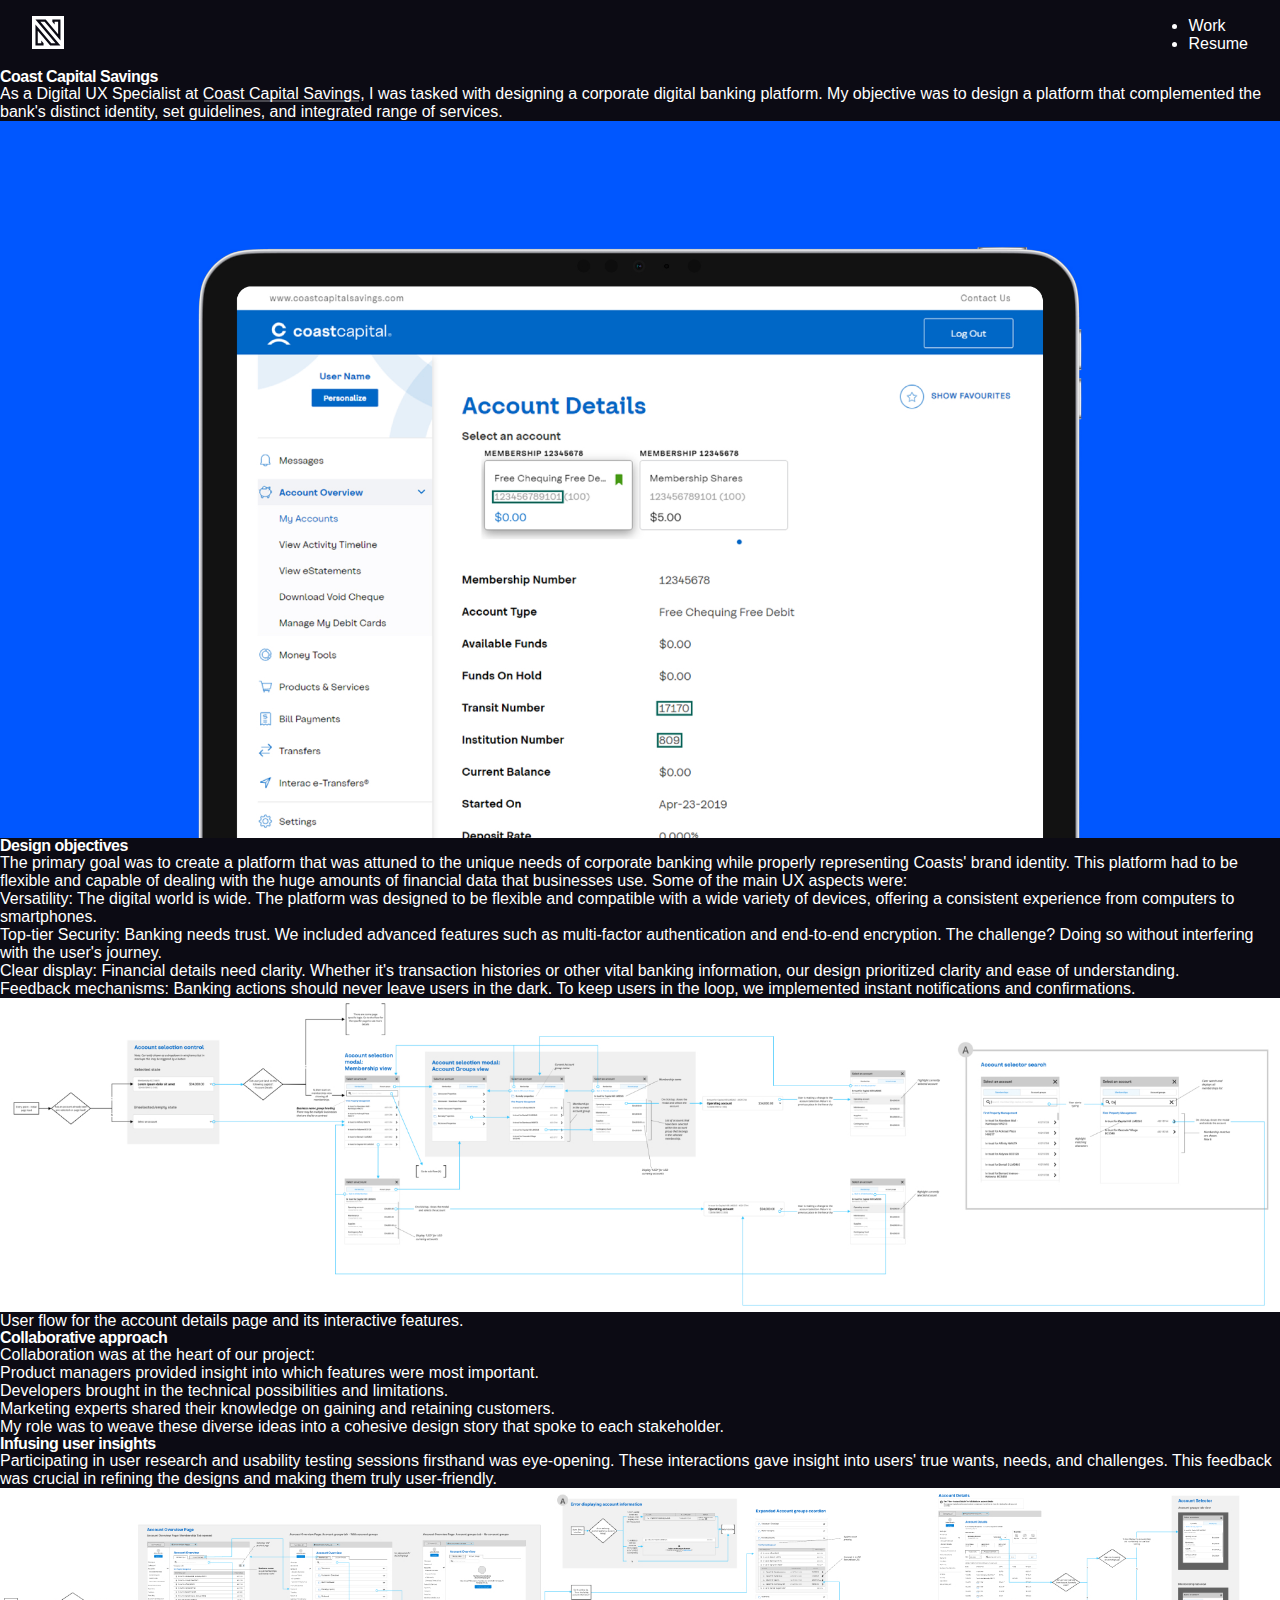
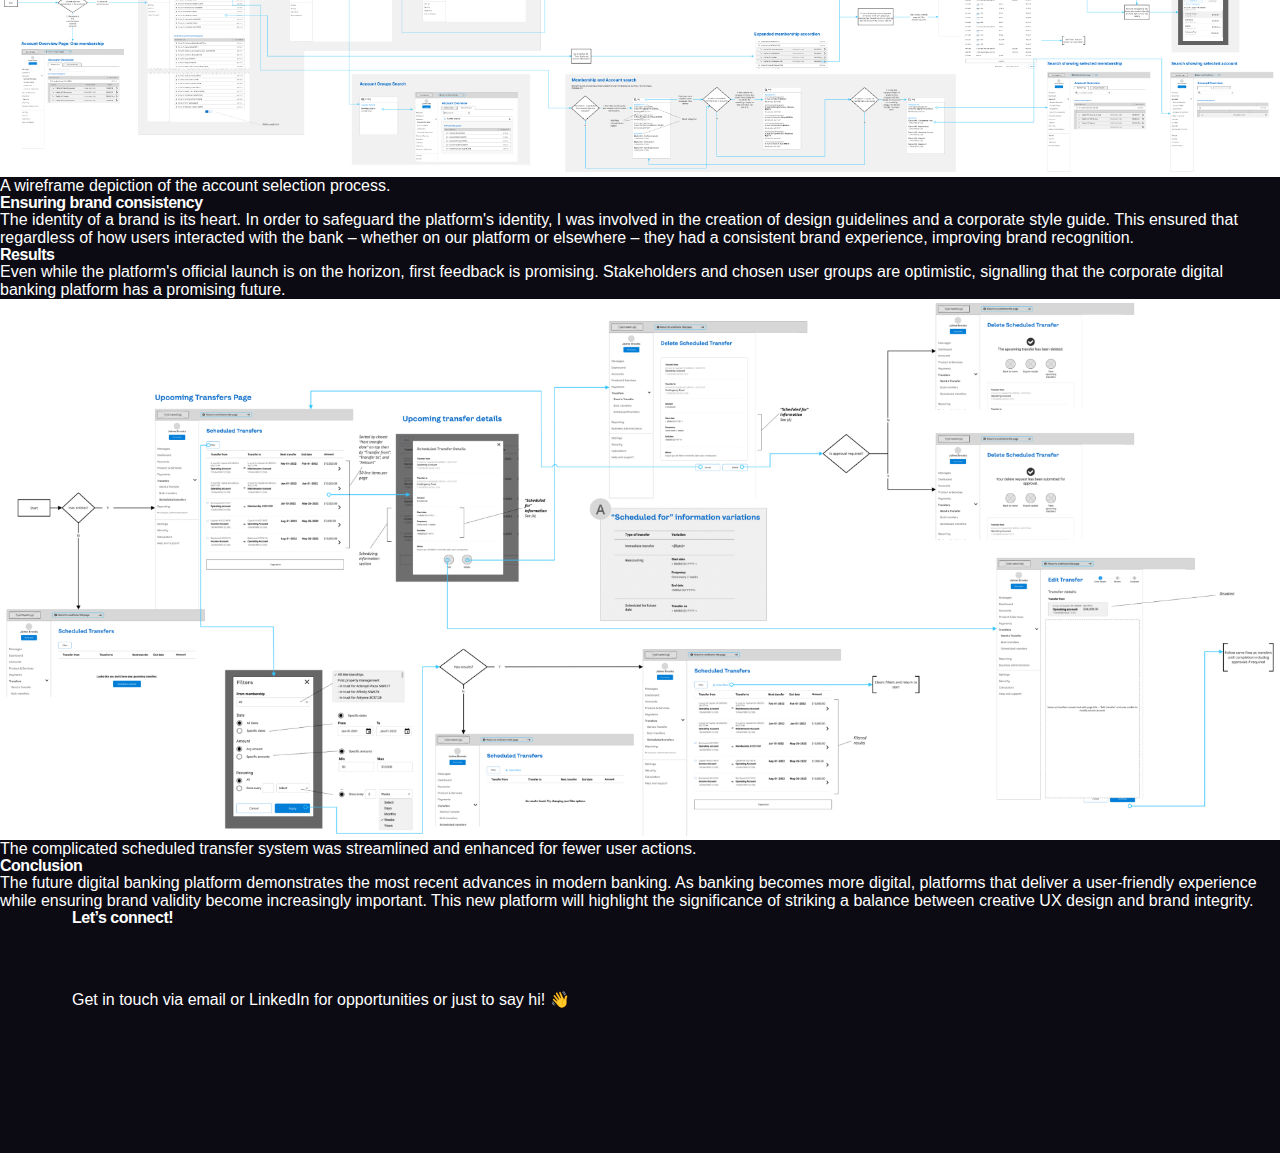
<file: ccs.html>
<!doctype html>

<html lang="en">
<head>
  <meta charset="utf-8">
  <title>Coast Capital Savings — Nick Jenvey</title>
  <link rel="shortcut icon" type="image/jpg" href="resources/images/favicon.png">
  <meta property="og:type" content="website">
  <meta property="og:url" content="https://www.nickjenvey.com/">
  <meta property="og:title" content="Nick Jenvey — UX/UI Designer">
  <meta property="og:description" content="I am a UX/UI designer with experience delivering end-to-end UX/UI design for web apps, SaaS products, e-commerce experiences, mobile apps, and video games.">
  <meta property="twitter:title" content="Nick Jenvey — UX/UI Designer">
  <meta property="twitter:description" content="I am a UX/UI designer with experience delivering end-to-end UX/UI design for web apps, SaaS products, e-commerce experiences, mobile apps, and video games.">
  <meta name="description" content="Portfolio of Nick Jenvey">
  <meta name="author" content="Nick Jenvey">
  <meta name="keywords" content="nick, jenvey, CSS, HTML, HTML5, markup, style, web design, web development, ui, ux, design, vancouver">
  <meta name="viewport" content="width=device-width, initial-scale=1">
  <meta name="robots" content="Hello robots and human. You found me you!">
  <link rel="stylesheet" href="resources/css/style.css">
  <link rel="preconnect" href="https://fonts.googleapis.com">
  <link rel="preconnect" href="https://fonts.gstatic.com" crossorigin>
  <link href="https://fonts.googleapis.com/css2?family=DM+Sans:ital,wght@0,700;1,700&display=swap" rel="stylesheet">
</head>

<body>
  <header>
    <div class="logo">
      <a href="/">
        <svg version="1.1" id="Layer_1" xmlns="http://www.w3.org/2000/svg" xmlns:xlink="http://www.w3.org/1999/xlink" x="0px" y="0px"
        viewBox="0 0 120 124.1" style="enable-background:new 0 0 120 124.1;" xml:space="preserve">
        <path id="XMLID_6_" d="M0,0v124.1h120V0H0z M106.8,21.4l0,70.7L47.4,21.4H31.5l75.2,89.5H68.2L21.6,55.4v46.8h13.2V92l8.6,10.2v8.6
        H12.9V31.5l59.4,70.7h15.8L12.9,12.7h38.5L98,68.2V21.4H84.8v10.2l-8.6-10.2h0v-8.6h30.5V21.4z"/>
        </svg>
      </a>
    </div>
    <ul class="nav">
      <li>
        <a href="/">Work</a>
      </li>
      <li>
        <a target="_blank" href="resources/files/Nick Jenvey - Resume.pdf">Resume</a>
      </li>
    </ul>
  </header>

  <section class="work-section">
    <h1>Coast Capital Savings</h1>
    <p>As a Digital UX Specialist at <a class="inline-link" href="https://www.coastcapitalsavings.com/" target="_blank">Coast Capital Savings</a>, I was tasked with designing a corporate digital banking platform. My objective was to design a platform that complemented the bank's distinct identity, set guidelines, and integrated range of services.</p>
  </section>

  <section class="work-section">
    <figure>
      <img src="resources/images/ccs_1.jpg">
    </figure>
  </section>

  <section class="work-section">
    <h2>Design objectives</h2>
    <p>The primary goal was to create a platform that was attuned to the unique needs of corporate banking while properly representing Coasts' brand identity. This platform had to be flexible and capable of dealing with the huge amounts of financial data that businesses use. Some of the main UX aspects were:</p>
    <ul>
      <li>Versatility: The digital world is wide. The platform was designed to be flexible and compatible with a wide variety of devices, offering a consistent experience from computers to smartphones.</li>
      <li>Top-tier Security: Banking needs trust. We included advanced features such as multi-factor authentication and end-to-end encryption. The challenge? Doing so without interfering with the user's journey.</li>
      <li>Clear display: Financial details need clarity. Whether it's transaction histories or other vital banking information, our design prioritized clarity and ease of understanding.</li>
      <li>Feedback mechanisms: Banking actions should never leave users in the dark. To keep users in the loop, we implemented instant notifications and confirmations.</li>
    </ul>
  </section>

  <section class="work-section-wide">
    <figure>
      <img src="resources/images/ccs_2.jpg" loading="lazy">
      <figcaption>User flow for the account details page and its interactive features.</figcaption>
    </figure>
  </section>

  <section class="work-section">
    <h2>Collaborative approach</h2>
    <p>Collaboration was at the heart of our project:</p>
    <ul>
      <li>Product managers provided insight into which features were most important.</li>
      <li>Developers brought in the technical possibilities and limitations.</li>
      <li>Marketing experts shared their knowledge on gaining and retaining customers.</li>
    </ul>
    <p>My role was to weave these diverse ideas into a cohesive design story that spoke to each stakeholder.</p>
  </section>

  <section class="work-section">
    <h2>Infusing user insights</h2>
    <p>Participating in user research and usability testing sessions firsthand was eye-opening. These interactions gave insight into users' true wants, needs, and challenges. This feedback was crucial in refining the designs and making them truly user-friendly.</p>
  </section>

  <section class="work-section-wide">
    <figure>
      <img src="resources/images/ccs_3.jpg" loading="lazy">
      <figcaption>A wireframe depiction of the account selection process.</figcaption>
    </figure>
  </section>

  <section class="work-section">
    <h2>Ensuring brand consistency</h2>
    <p>The identity of a brand is its heart. In order to safeguard the platform's identity, I was involved in the creation of design guidelines and a corporate style guide. This ensured that regardless of how users interacted with the bank – whether on our platform or elsewhere – they had a consistent brand experience, improving brand recognition.</p>
  </section>

  <section class="work-section">
    <h2>Results</h2>
    <p>Even while the platform's official launch is on the horizon, first feedback is promising. Stakeholders and chosen user groups are optimistic, signalling that the corporate digital banking platform has a promising future.</p>
  </section>

  <section class="work-section-wide">
    <figure>
      <img src="resources/images/ccs_4.jpg" loading="lazy">
      <figcaption>The complicated scheduled transfer system was streamlined and enhanced for fewer user actions.</figcaption>
    </figure>
  </section>

  <section class="work-section">
    <h2>Conclusion</h2>
    <p>The future digital banking platform demonstrates the most recent advances in modern banking. As banking becomes more digital, platforms that deliver a user-friendly experience while ensuring brand validity become increasingly important. This new platform will highlight the significance of striking a balance between creative UX design and brand integrity.</p>
  </section>

  <footer class="cta">
    <div class="container">
      <h2>Let’s connect!</h2>
      <p>Get in touch via <a href="mailto:nick@nickjenvey.com">email</a> or <a href="https://www.linkedin.com/in/nickjenvey/">LinkedIn</a> for opportunities or just to say hi! 👋</p>
    </div>
  </footer>

</body>
</html>
</file>
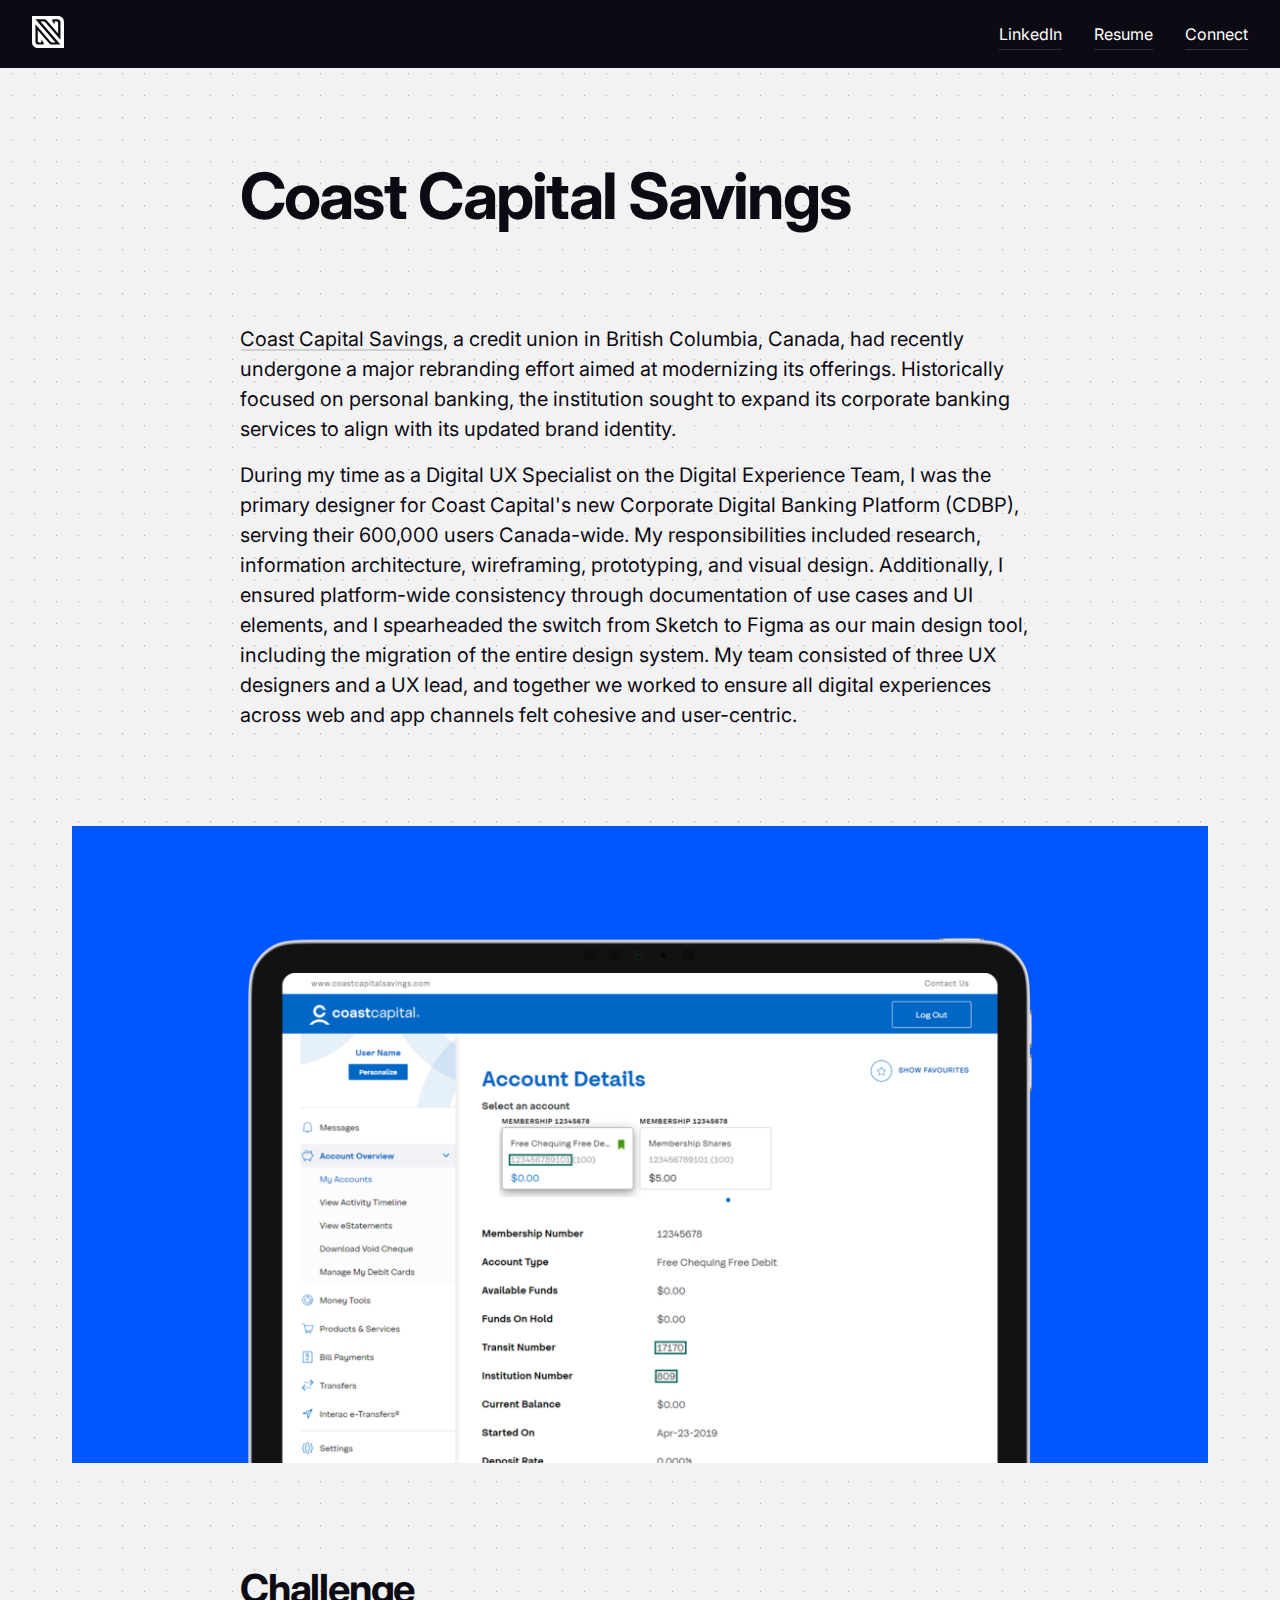
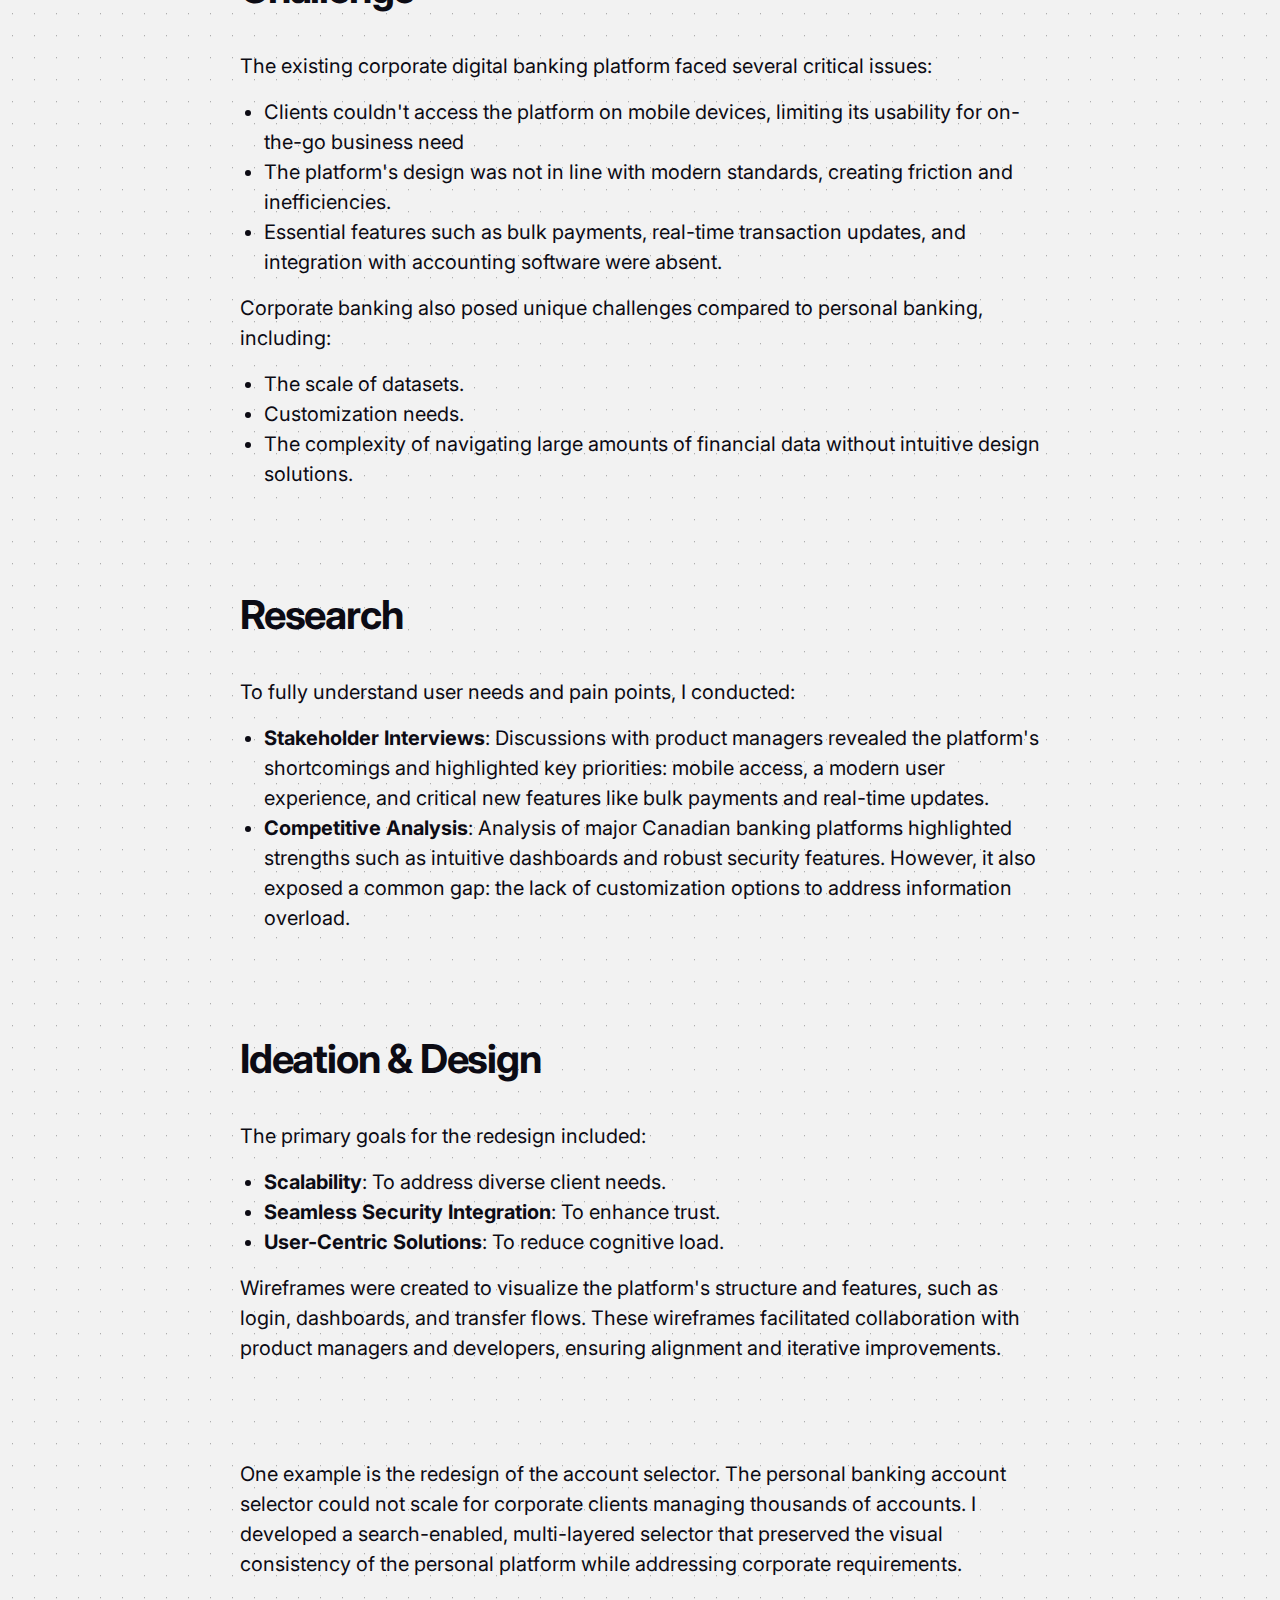
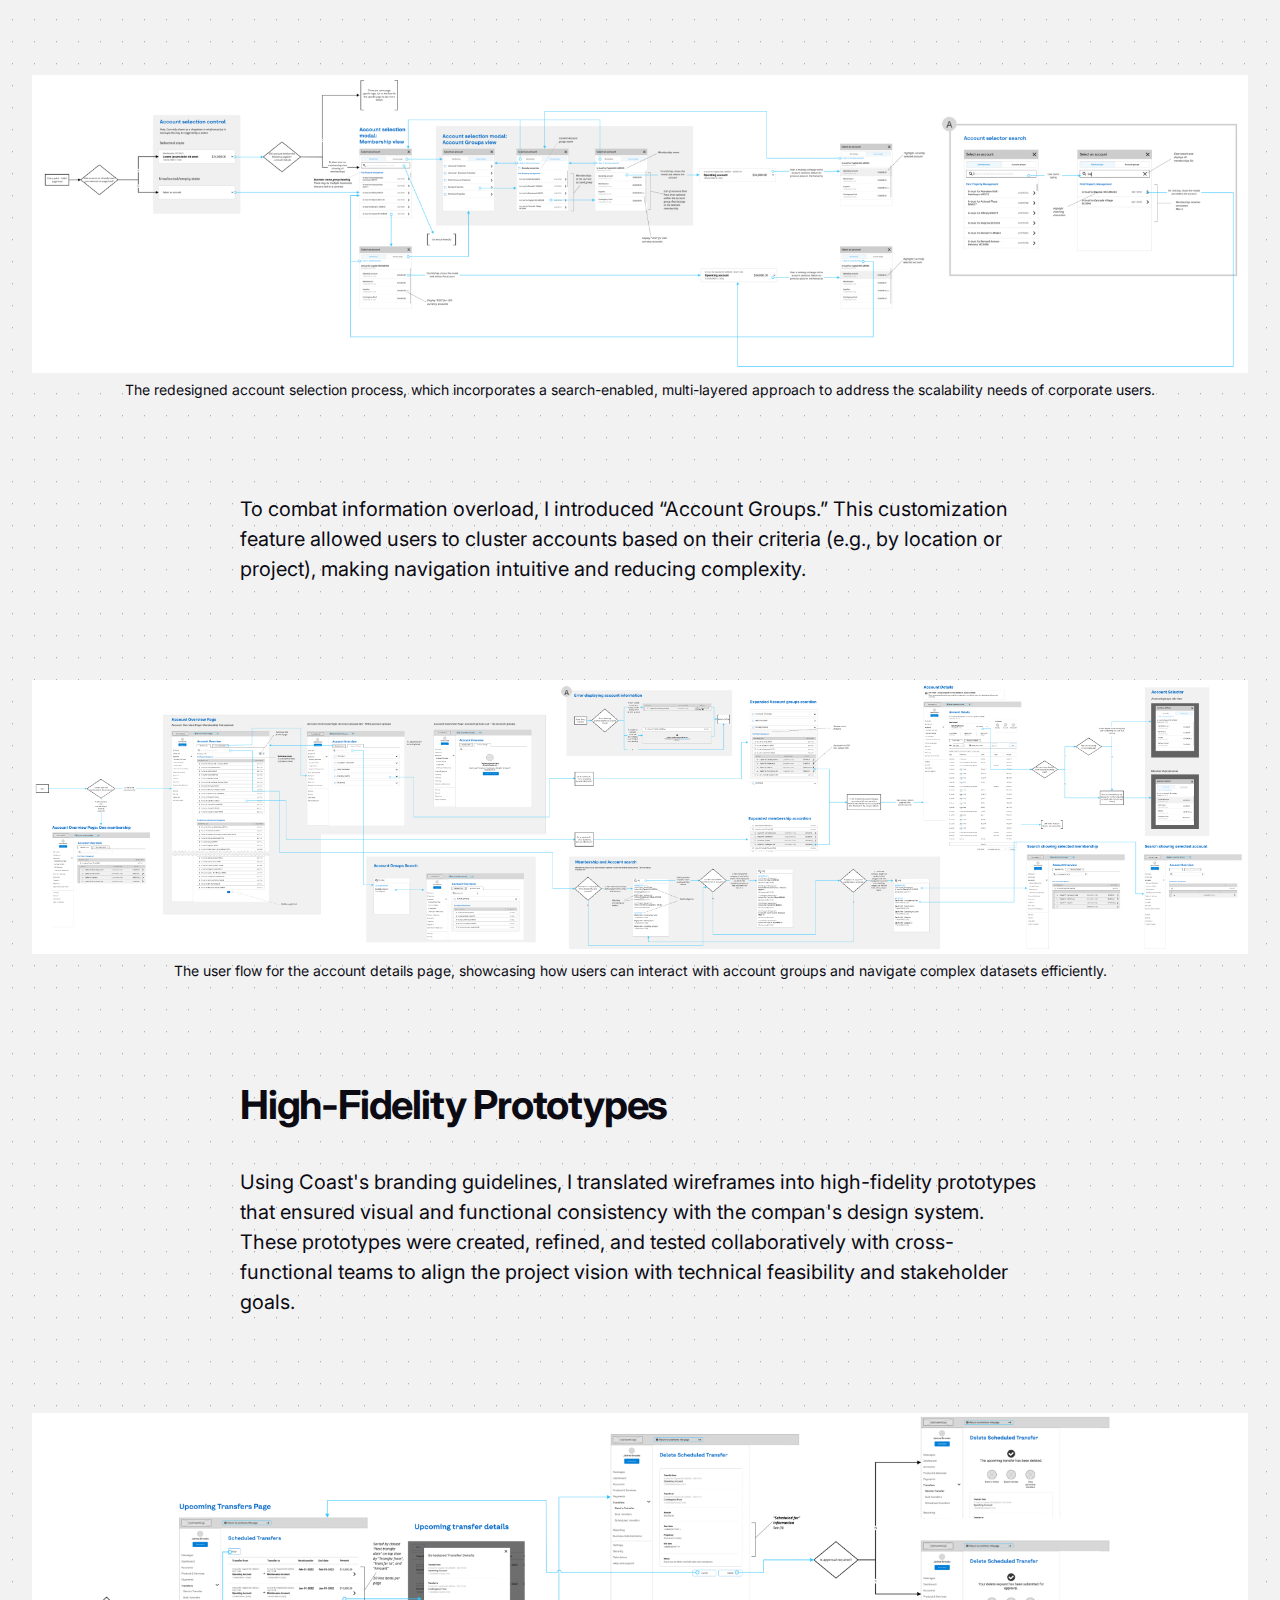
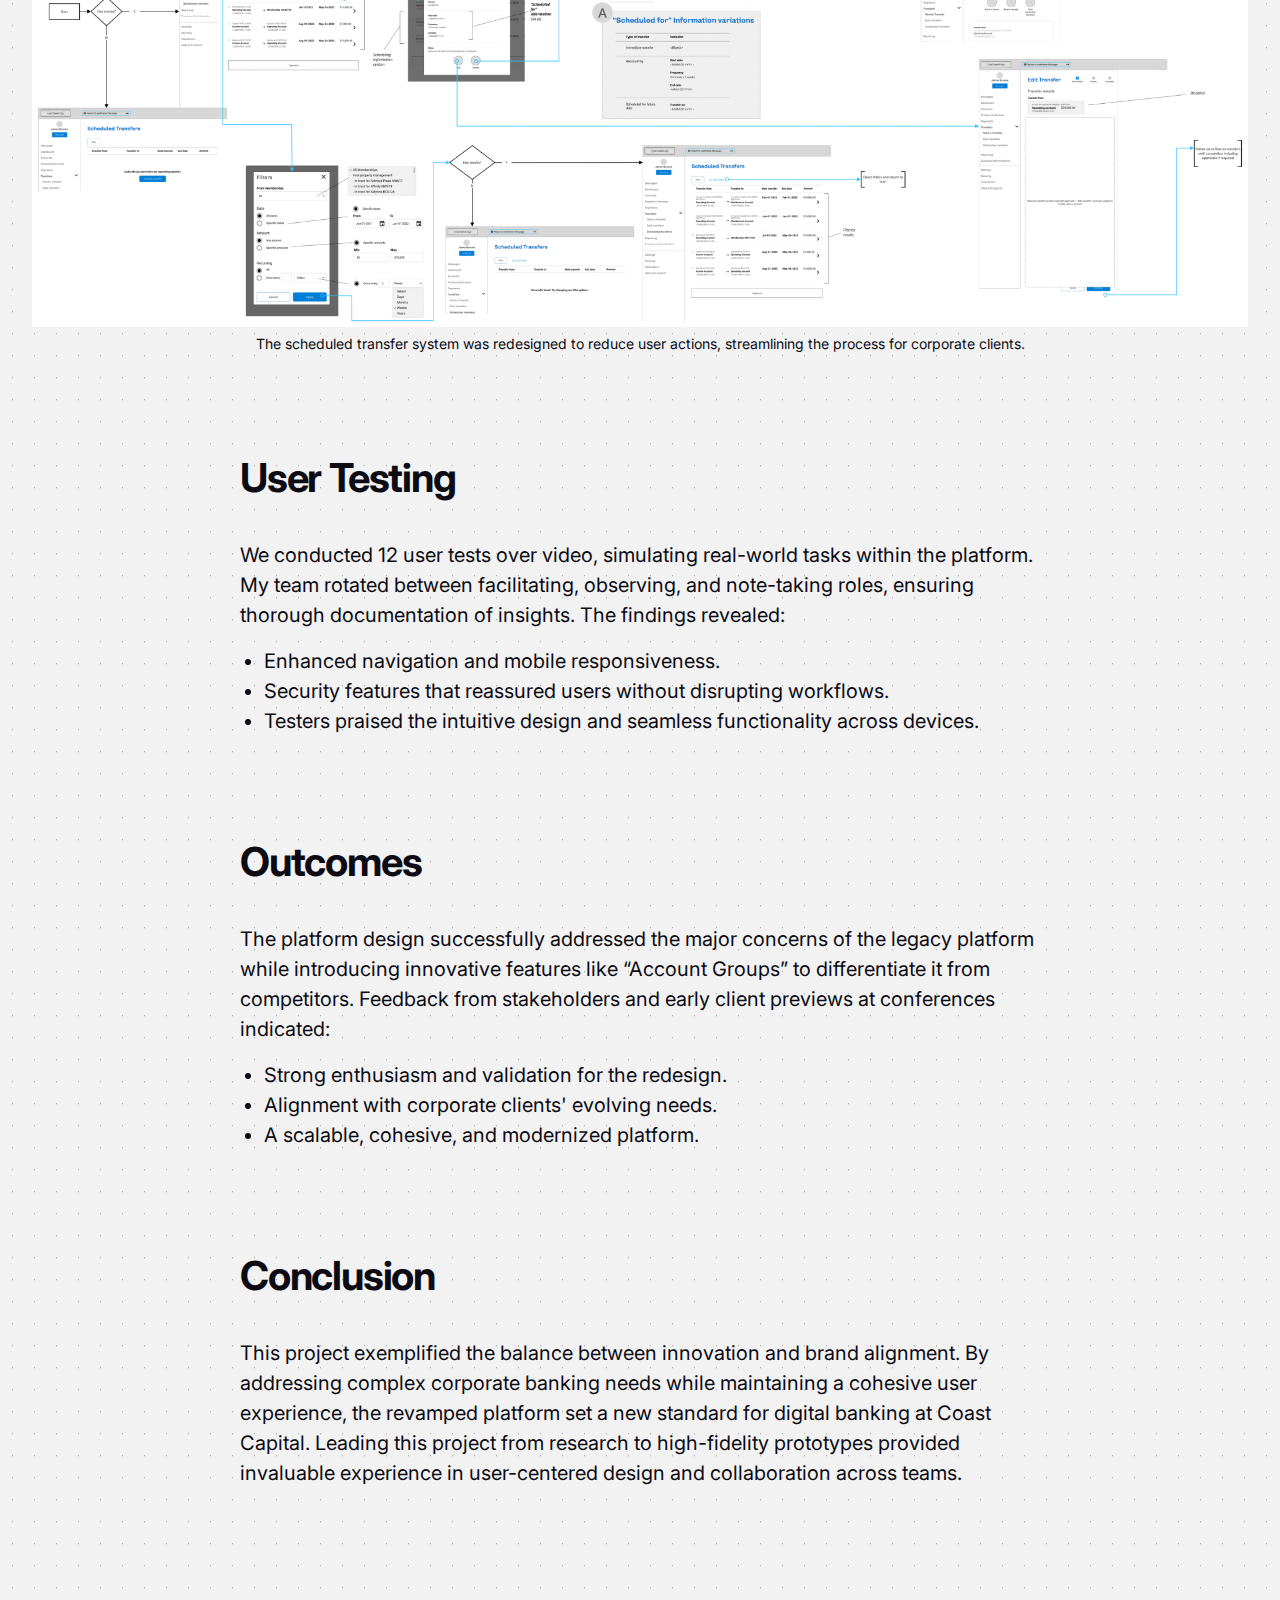
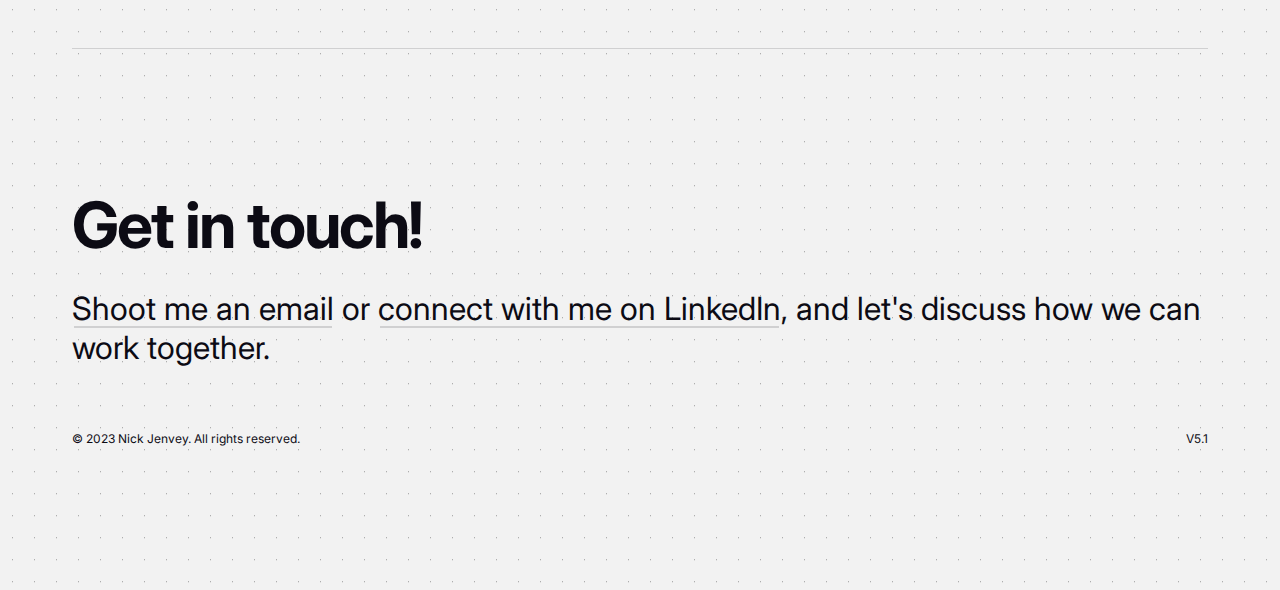
<file: coastcapital.html>
<!doctype html>

<html lang="en">
<head>
  <meta charset="utf-8">
  <title>Coast Capital Savings — Nick Jenvey</title>
  <link rel="shortcut icon" type="image/jpg" href="resources/images/favicon.png">
  <meta property="og:type" content="website">
  <meta property="og:url" content="https://www.nickjenvey.com/">
  <meta property="og:title" content="Nick Jenvey — UX/UI Designer">
  <meta property="og:description" content="Experienced UX/UI designer specializing in video games, mobile applications, SaaS, e-commerce, and online apps. My desire to improve people's lives via design, problem-solving, and the creation of memorable, meaningful experiences fuels my ambition.">
  <meta property="twitter:title" content="Nick Jenvey — UX/UI Designer">
  <meta property="twitter:description" content="Experienced UX/UI designer specializing in video games, mobile applications, SaaS, e-commerce, and online apps. My desire to improve people's lives via design, problem-solving, and the creation of memorable, meaningful experiences fuels my ambition.">
  <meta name="description" content="Portfolio of Nick Jenvey">
  <meta name="author" content="Nick Jenvey">
  <meta name="keywords" content="nick, jenvey, CSS, HTML, HTML5, markup, style, web design, web development, ui, ux, design, vancouver">
  <meta name="viewport" content="width=device-width, initial-scale=1">
  <meta name="robots" content="Hello robots and human. You found me you!">
  <link rel="stylesheet" href="resources/css/style.css">
  <link rel="preconnect" href="https://fonts.googleapis.com">
  <link rel="preconnect" href="https://fonts.gstatic.com" crossorigin>
  <link href="https://fonts.googleapis.com/css2?family=Inter:wght@400;600;800&display=swap" rel="stylesheet">
</head>

<body class="light">

  <header>
    <div class="logo">
      <a href="/">
        <svg viewBox="0 0 220 220" fill="none" xmlns="http://www.w3.org/2000/svg">
          <path d="M195.751 98.3244L195.666 163.275L89.8059 41.3094C87.9066 39.1211 85.1514 37.8643 82.2538 37.8643H57.7977L195.615 196.647H134.129C128.334 196.647 122.824 194.133 119.025 189.757L39.666 98.3244V171.341C39.666 176.864 44.1432 181.341 49.666 181.341H63.8935V163.168L77.2195 178.521C78.7982 180.34 79.6675 182.667 79.6675 185.076V196.647H43.6665C32.6208 196.647 23.6665 187.693 23.6665 176.647V55.931L129.527 177.896C131.426 180.084 134.181 181.341 137.079 181.341H161.535L23.7197 22.5604H85.205C91.0002 22.5604 96.5105 25.0741 100.309 29.4507L179.667 120.881V47.8643C179.667 42.3414 175.19 37.8643 169.667 37.8643H155.523V56.0374L142.198 40.6846C140.619 38.8657 139.75 36.5381 139.75 34.1296V22.5604H175.75C186.796 22.5604 195.751 31.5147 195.751 42.5604V98.3244ZM0 180C0 202.091 17.9086 220 40 220H220V40C220 17.9086 202.091 0 180 0H0V180Z"/>
        </svg>
      </a>
    </div>
    <nav>
      <ul>
        <li>
          <a target="_blank"href="https://www.linkedin.com/in/nickjenvey/">LinkedIn</a>
        </li>
        <li>
          <a target="_blank" href="resources/files/Nick Jenvey - Resume.pdf">Resume</a>
        </li>
        <li>
          <a href="#footer">Connect</a>
        </li>
      </ul>
    </nav>
  </header>

  <main class="project">
    <div class="hero">
      <div class="container">
        <h1>Coast Capital Savings</h1>
      </div>
    </div>
    <div class="section">
      <div class="container">
        <p><a class="inline-link" href="https://www.coastcapitalsavings.com/" target="_blank">Coast Capital Savings</a>, a credit union in British Columbia, Canada, had recently undergone a major rebranding effort aimed at modernizing its offerings. Historically focused on personal banking, the institution sought to expand its corporate banking services to align with its updated brand identity.</p>
        <p>During my time as a Digital UX Specialist on the Digital Experience Team, I was the primary designer for Coast Capital's new Corporate Digital Banking Platform (CDBP), serving their 600,000 users Canada-wide. My responsibilities included research, information architecture, wireframing, prototyping, and visual design. Additionally, I ensured platform-wide consistency through documentation of use cases and UI elements, and I spearheaded the switch from Sketch to Figma as our main design tool, including the migration of the entire design system. My team consisted of three UX designers and a UX lead, and together we worked to ensure all digital experiences across web and app channels felt cohesive and user-centric.</p>
      </div>
    </div>
    <div class="section">
      <div class="container">
        <img src="resources/images/ccs_1.jpg">
      </div>
    </div>
    <div class="section">
      <div class="container">
        <h2>Challenge</h2>
        <p>The existing corporate digital banking platform faced several critical issues:</p>
        <ul>
          <li>Clients couldn't access the platform on mobile devices, limiting its usability for on-the-go business need</li>
          <li>The platform's design was not in line with modern standards, creating friction and inefficiencies.</li>
          <li>Essential features such as bulk payments, real-time transaction updates, and integration with accounting software were absent.</li>
        </ul>
        <p>Corporate banking also posed unique challenges compared to personal banking, including:</p>
        <ul>
          <li>The scale of datasets.</li>
          <li>Customization needs.</li>
          <li>The complexity of navigating large amounts of financial data without intuitive design solutions.</li>
        </ul>
      </div>
    </div>
    <div class="section">
      <div class="container">
        <h2>Research</h2>
        <p>To fully understand user needs and pain points, I conducted:</p>
        <ul>
          <li><b>Stakeholder Interviews</b>: Discussions with product managers revealed the platform's shortcomings and highlighted key priorities: mobile access, a modern user experience, and critical new features like bulk payments and real-time updates.</li>
          <li><b>Competitive Analysis</b>: Analysis of major Canadian banking platforms highlighted strengths such as intuitive dashboards and robust security features. However, it also exposed a common gap: the lack of customization options to address information overload.</li>
        </ul>
      </div>
    </div>
    <div class="section">
      <div class="container">
        <h2>Ideation & Design</h2>
        <p>The primary goals for the redesign included:</p>
        <ul>
          <li><b>Scalability</b>: To address diverse client needs.</li>
          <li><b>Seamless Security Integration</b>: To enhance trust.</li>
          <li><b>User-Centric Solutions</b>: To reduce cognitive load.</li>
        </ul>
        <p>Wireframes were created to visualize the platform's structure and features, such as login, dashboards, and transfer flows. These wireframes facilitated collaboration with product managers and developers, ensuring alignment and iterative improvements.</p>
      </div>
    </div>
    <div class="section">
      <div class="container">
        <p>One example is the redesign of the account selector. The personal banking account selector could not scale for corporate clients managing thousands of accounts. I developed a search-enabled, multi-layered selector that preserved the visual consistency of the personal platform while addressing corporate requirements.</p>
      </div>
    </div>
    <div class="section">
      <div class="container wide">
        <img src="resources/images/ccs_2.jpg">
        <figcaption>The redesigned account selection process, which incorporates a search-enabled, multi-layered approach to address the scalability needs of corporate users.</figcaption>
      </div>
    </div>
    <div class="section">
      <div class="container">
        <p>To combat information overload, I introduced “Account Groups.” This customization feature allowed users to cluster accounts based on their criteria (e.g., by location or project), making navigation intuitive and reducing complexity.</p>
      </div>
    </div>
    <div class="section">
      <div class="container wide">
        <img src="resources/images/ccs_3.jpg">
        <figcaption>The user flow for the account details page, showcasing how users can interact with account groups and navigate complex datasets efficiently.</figcaption>
      </div>
    </div>
    <div class="section">
      <div class="container">
        <h2>High-Fidelity Prototypes</h2>
        <p>Using Coast's branding guidelines, I translated wireframes into high-fidelity prototypes that ensured visual and functional consistency with the compan's design system. These prototypes were created, refined, and tested collaboratively with cross-functional teams to align the project vision with technical feasibility and stakeholder goals.</p>
      </div>
    </div>
    <div class="section">
      <div class="container wide">
        <img src="resources/images/ccs_4.jpg">
        <figcaption>The scheduled transfer system was redesigned to reduce user actions, streamlining the process for corporate clients.</figcaption>
      </div>
    </div>
    <div class="section">
      <div class="container">
        <h2>User Testing</h2>
        <p>We conducted 12 user tests over video, simulating real-world tasks within the platform. My team rotated between facilitating, observing, and note-taking roles, ensuring thorough documentation of insights. The findings revealed:</p>
        <ul>
          <li>Enhanced navigation and mobile responsiveness.</li>
          <li>Security features that reassured users without disrupting workflows.</li>
          <li>Testers praised the intuitive design and seamless functionality across devices.</li>
        </ul>
      </div>
    </div>
    <div class="section">
      <div class="container">
        <h2>Outcomes</h2>
        <p>The platform design successfully addressed the major concerns of the legacy platform while introducing innovative features like “Account Groups” to differentiate it from competitors. Feedback from stakeholders and early client previews at conferences indicated:</p>
        <ul>
          <li>Strong enthusiasm and validation for the redesign.</li>
          <li>Alignment with corporate clients' evolving needs.</li>
          <li>A scalable, cohesive, and modernized platform.</li>
        </ul>
      </div>
    </div>
    <div class="section">
      <div class="container">
        <h2>Conclusion</h2>
        <p>This project exemplified the balance between innovation and brand alignment. By addressing complex corporate banking needs while maintaining a cohesive user experience, the revamped platform set a new standard for digital banking at Coast Capital. Leading this project from research to high-fidelity prototypes provided invaluable experience in user-centered design and collaboration across teams.</p>
      </div>
    </div>
  </main>

  <footer id="footer">

    <div class="container">
      <div class="contact">
        <h2>Get in touch!</h2>
        <p>
          <a href="mailto:nick@nickjenvey.com" class="inline-link">Shoot me an email</a> or <a href="https://www.linkedin.com/in/nickjenvey/" class="inline-link">connect with me on LinkedIn</a>, and let's discuss how we can work together.
        </p>
      </div>
      <div class="copyright">
        <p>© 2023 Nick Jenvey. All rights reserved.</p>
        <p>V5.1</p>
      </div>
    </div>

  </footer>

</body>
</html>
</file>
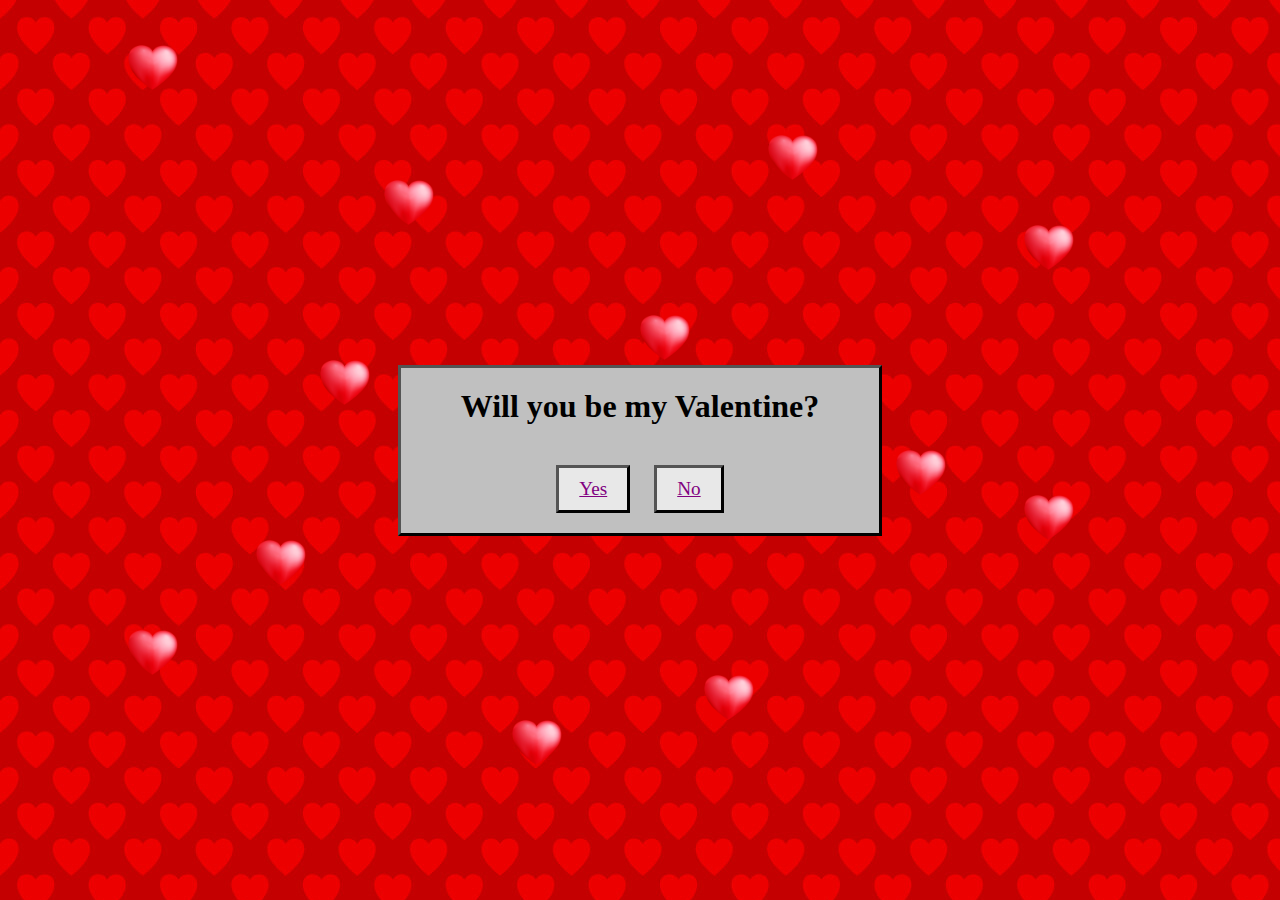
<file: heart_crypt.html>
<!DOCTYPE html>
<html lang="en">
<head>
    <meta charset="UTF-8">
    <meta name="viewport" content="width=device-width, initial-scale=1.0">
    <title>Valentine's Day</title>
    <style>
        body {
          font-family: "Comic Sans MS", "Comic Sans", cursive;
          display: flex;
          justify-content: center;
          align-items: center;
          height: 100vh;
          margin: 0;
          position: relative;
          background-image: url(./resources/images/vbg.jpg);
          text-align: center;
          overflow-x: hidden;
        }

        .container {
          display: flex;
          flex-direction: column;
          gap: 40px;
          border: 3px outset #000;
          padding: 20px 60px;
          background: #C0C0C0;
          position: relative;
          z-index: 1;
          max-width: 90%;
        }

        .heart {
            position: absolute;
            width: 50px;
            animation: heartAnimation 3s linear infinite;
        }

        @keyframes heartAnimation {
            0% {
                transform: translateY(0);
            }
            50% {
                transform: translateY(-50px);
            }
            100% {
                transform: translateY(0);
            }
        }

        .heart:nth-child(1) {
            top: 5%; left: 10%; animation-duration: 4s;
        }
        .heart:nth-child(2) {
            top: 20%; left: 30%; animation-duration: 3.5s;
        }
        .heart:nth-child(3) {
            top: 35%; left: 50%; animation-duration: 3.8s;
        }
        .heart:nth-child(4) {
            top: 50%; left: 70%; animation-duration: 4.2s;
        }
        .heart:nth-child(5) {
            top: 60%; left: 20%; animation-duration: 3.2s;
        }
        .heart:nth-child(6) {
            top: 80%; left: 40%; animation-duration: 3.6s;
        }
        .heart:nth-child(7) {
            top: 25%; left: 80%; animation-duration: 4.4s;
        }
        .heart:nth-child(8) {
            top: 15%; left: 60%; animation-duration: 3.3s;
        }
        .heart:nth-child(9) {
            top: 70%; left: 10%; animation-duration: 4.1s;
        }
        .heart:nth-child(10) {
            top: 55%; left: 80%; animation-duration: 3.9s;
        }
        .heart:nth-child(11) {
            top: 40%; left: 25%; animation-duration: 4.3s;
        }
        .heart:nth-child(12) {
            top: 75%; left: 55%; animation-duration: 3.7s;
        }

        h1 {
          padding: 0;
          margin: 0;
        }

        .buttons {
        }

        button {
          font-family: "Comic Sans MS", "Comic Sans", cursive;
          font-size: 1.2rem;
          padding: 10px 20px;
          margin: 0 10px;
          cursor: pointer;
          border: 3px outset #000;
          background: #E8E8E8;
          color: #800080;
          text-decoration: underline;
          transition: background-color 0.3s ease;
        }

        button:disabled {
            cursor: not-allowed;
        }

        /* Modal Styles */
        #videoModal {
            display: none; /* Hidden by default */
            position: fixed;
            top: 0;
            left: 0;
            width: 100%;
            height: 100%;
            background-color: rgba(0, 0, 0, 0.9); /* Overlay */
            justify-content: center;
            align-items: center;
            z-index: 2;
        }

        #videoModal iframe {
            width: 80%;
            height: 80%;
        }

        /* Media Query for mobile responsiveness */
        @media (max-width: 768px) {
            .container {
                padding: 20px;
                width: 90%;
                max-width: 100%;
            }

            button {
                font-size: 1rem;
                padding: 10px 15px;
            }
        }

    </style>
</head>
<body>
    <!-- Floating hearts positioned randomly across the page -->
    <img src="resources/images/vheart.png" class="heart" />
    <img src="resources/images/vheart.png" class="heart" />
    <img src="resources/images/vheart.png" class="heart" />
    <img src="resources/images/vheart.png" class="heart" />
    <img src="resources/images/vheart.png" class="heart" />
    <img src="resources/images/vheart.png" class="heart" />
    <img src="resources/images/vheart.png" class="heart" />
    <img src="resources/images/vheart.png" class="heart" />
    <img src="resources/images/vheart.png" class="heart" />
    <img src="resources/images/vheart.png" class="heart" />
    <img src="resources/images/vheart.png" class="heart" />
    <img src="resources/images/vheart.png" class="heart" />
    
    <div class="container">
        <h1>Will you be my Valentine?</h1>
        
        <div class="buttons">
            <button id="yesButton" onclick="changeButtonText('yes')">Yes</button>
            <button id="noButton" onclick="changeButtonText('no')">No</button>
        </div>
    </div>

    <!-- Modal for YouTube Video -->
    <div id="videoModal">
        <iframe id="videoFrame" src="" frameborder="0" allow="accelerometer; autoplay; encrypted-media; gyroscope; picture-in-picture" allowfullscreen></iframe>
    </div>

    <script>
        let yesClickCount = 0;
        let noClickCount = 0;

        function changeButtonText(buttonClicked) {
            if (buttonClicked === 'no') {
                noClickCount++;
                if (noClickCount === 1) {
                    document.getElementById('noButton').textContent = 'Why not?';
                } else if (noClickCount === 2) {
                    document.getElementById('noButton').textContent = 'Well, that’s just rude';
                } else if (noClickCount === 3) {
                    document.getElementById('noButton').textContent = 'Ouch... that stings';
                } else if (noClickCount === 4) {
                    document.getElementById('noButton').textContent = 'I’ll just be here... crying';
                } else if (noClickCount === 5) {
                    document.getElementById('noButton').textContent = 'You monster';
                } else if (noClickCount === 6) {
                    document.getElementById('noButton').textContent = 'Oh well, too bad...';
                    document.getElementById('noButton').disabled = true;
                    setTimeout(function() {
                        document.getElementById('noButton').style.display = 'none';
                    }, 1000);
                }
            } else if (buttonClicked === 'yes') {
                // Open the YouTube modal and play the video
                document.getElementById('videoModal').style.display = 'flex';
                document.getElementById('videoFrame').src = 'https://www.youtube.com/embed/wArac8bQ4nE?autoplay=1';
            }
        }
    </script>
</body>
</html>
</file>
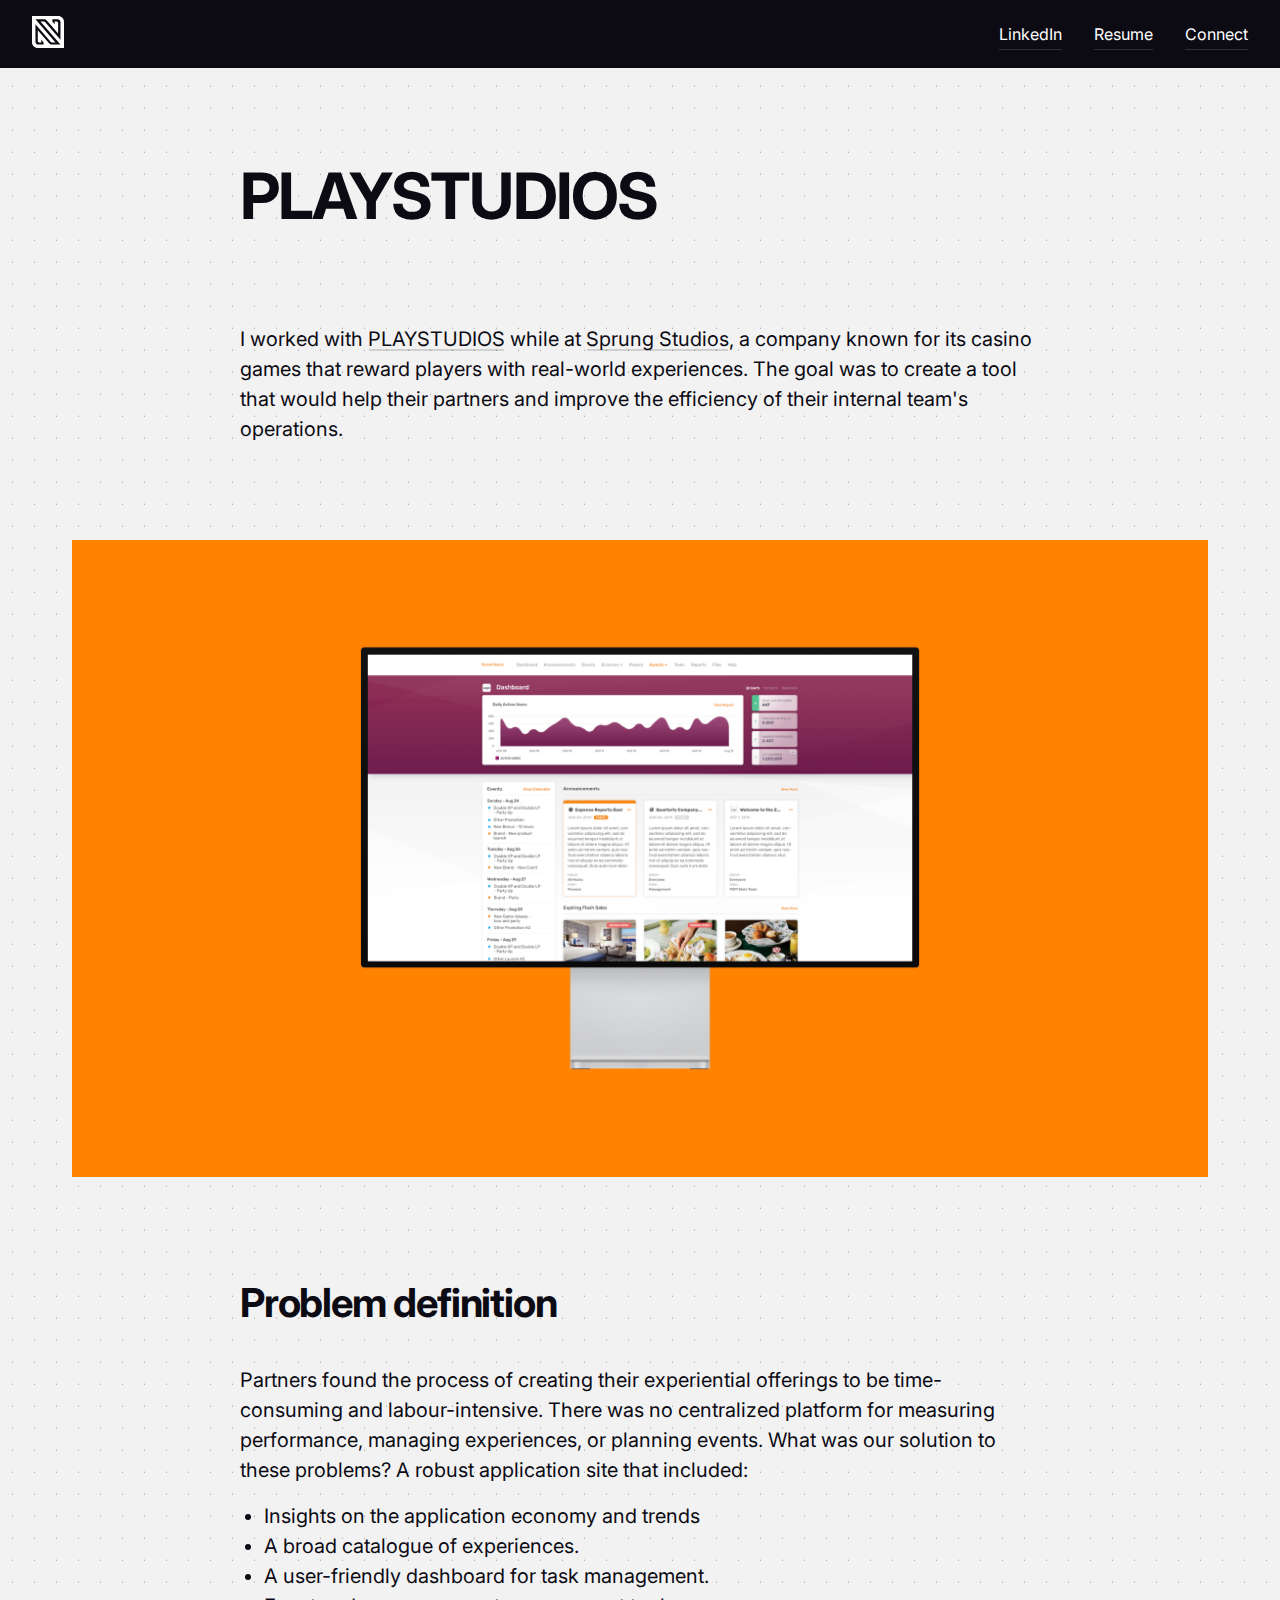
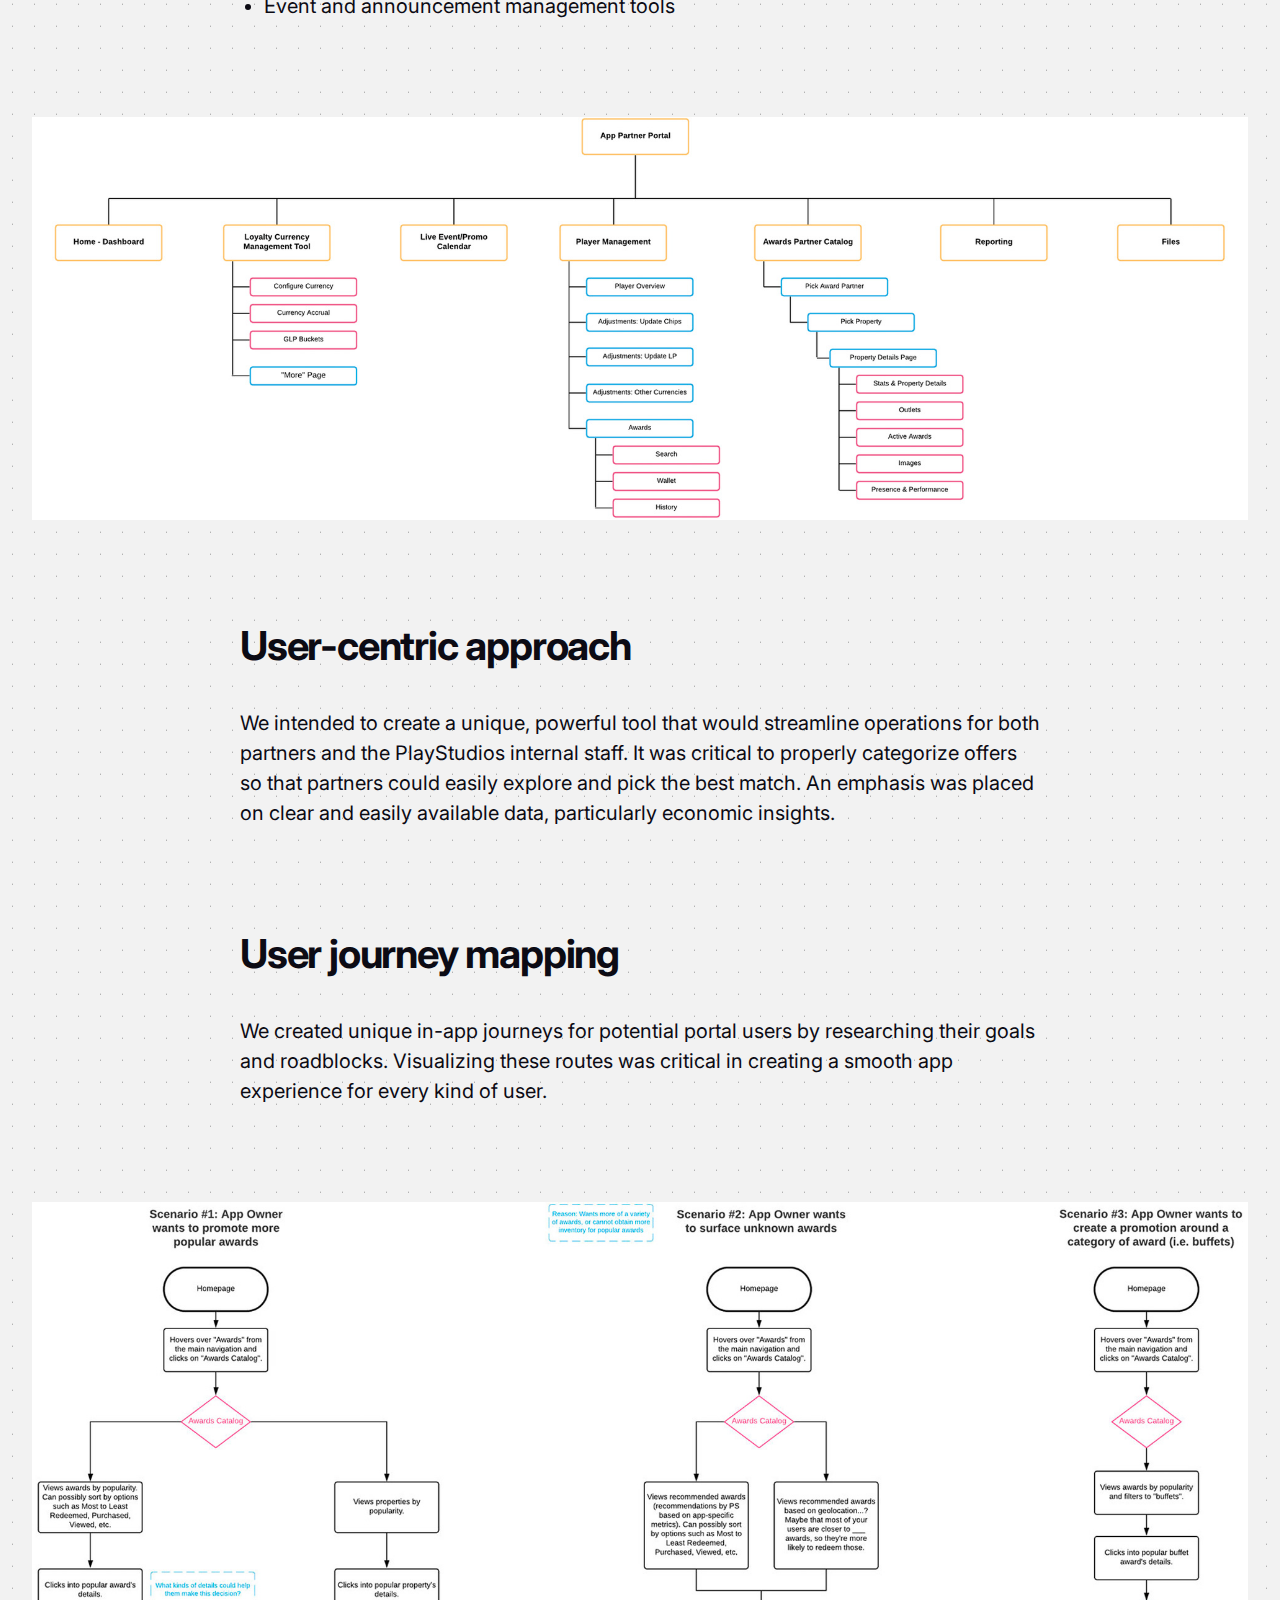
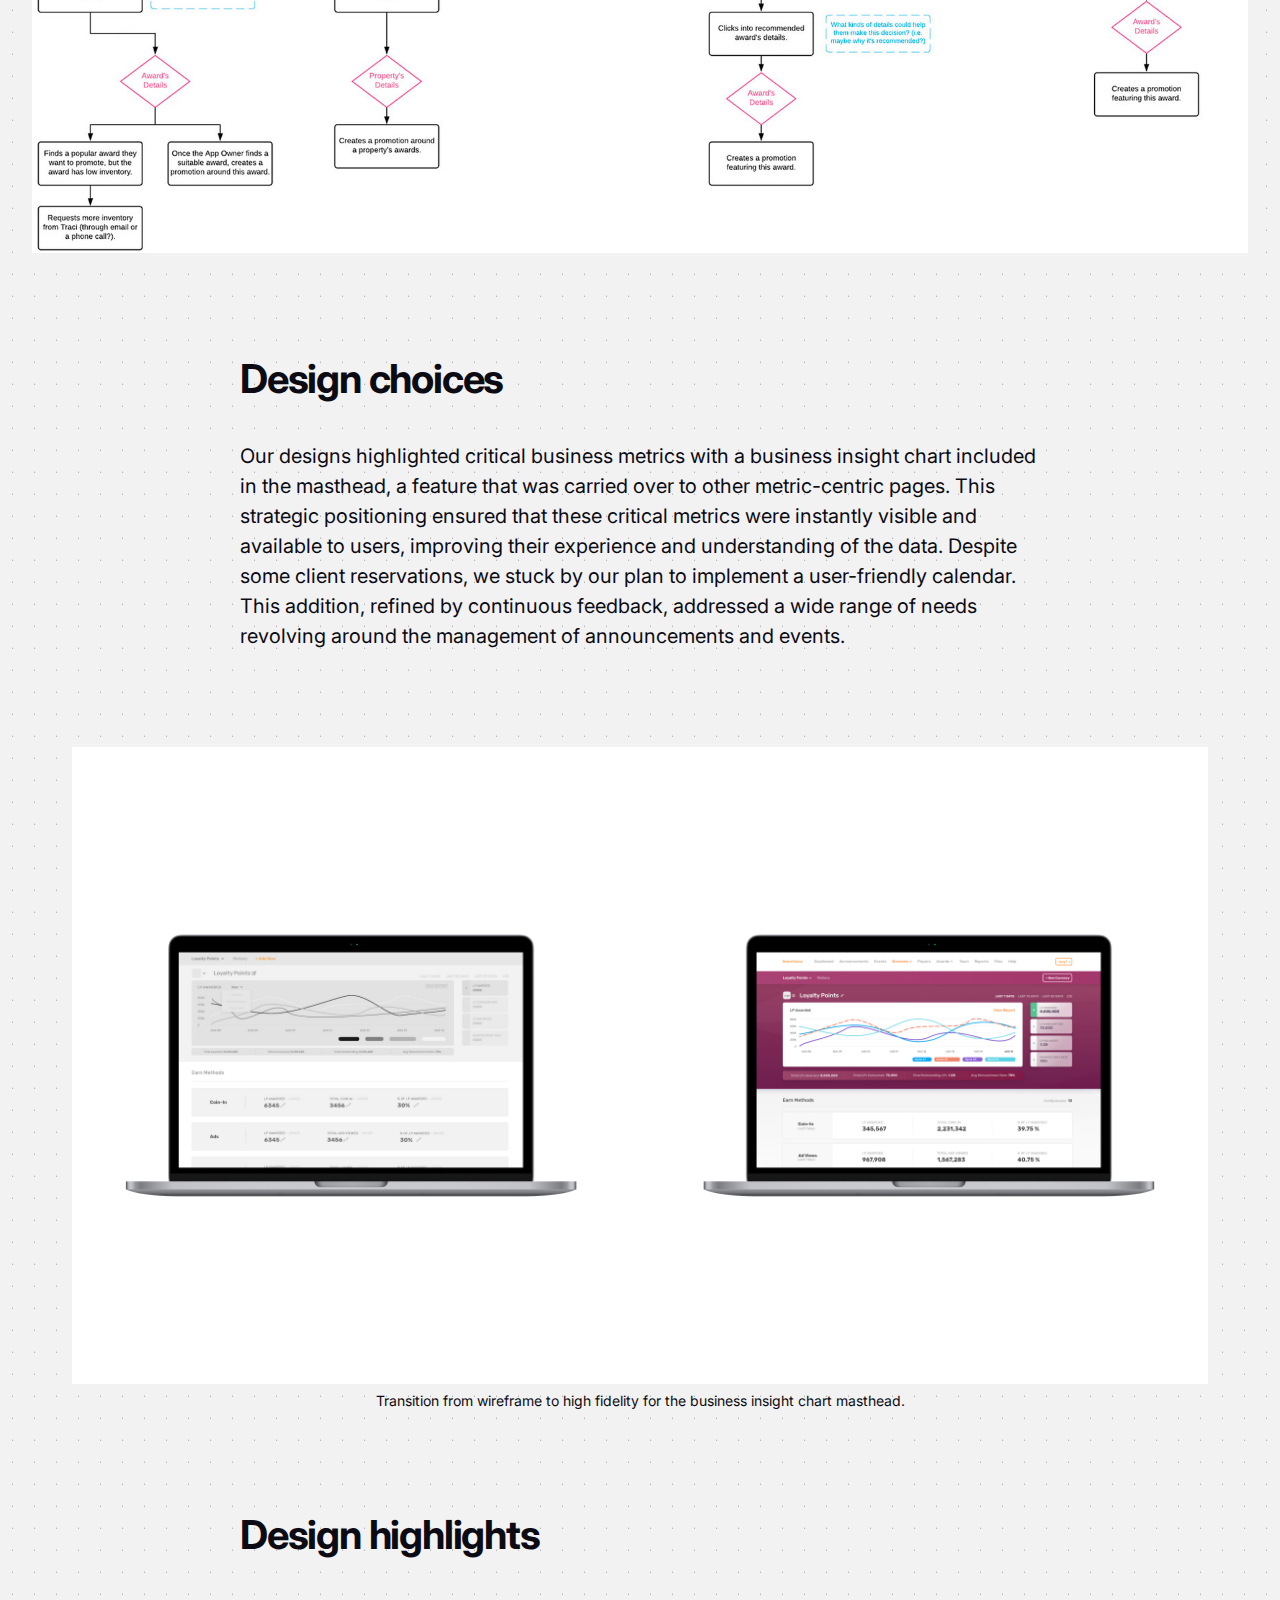
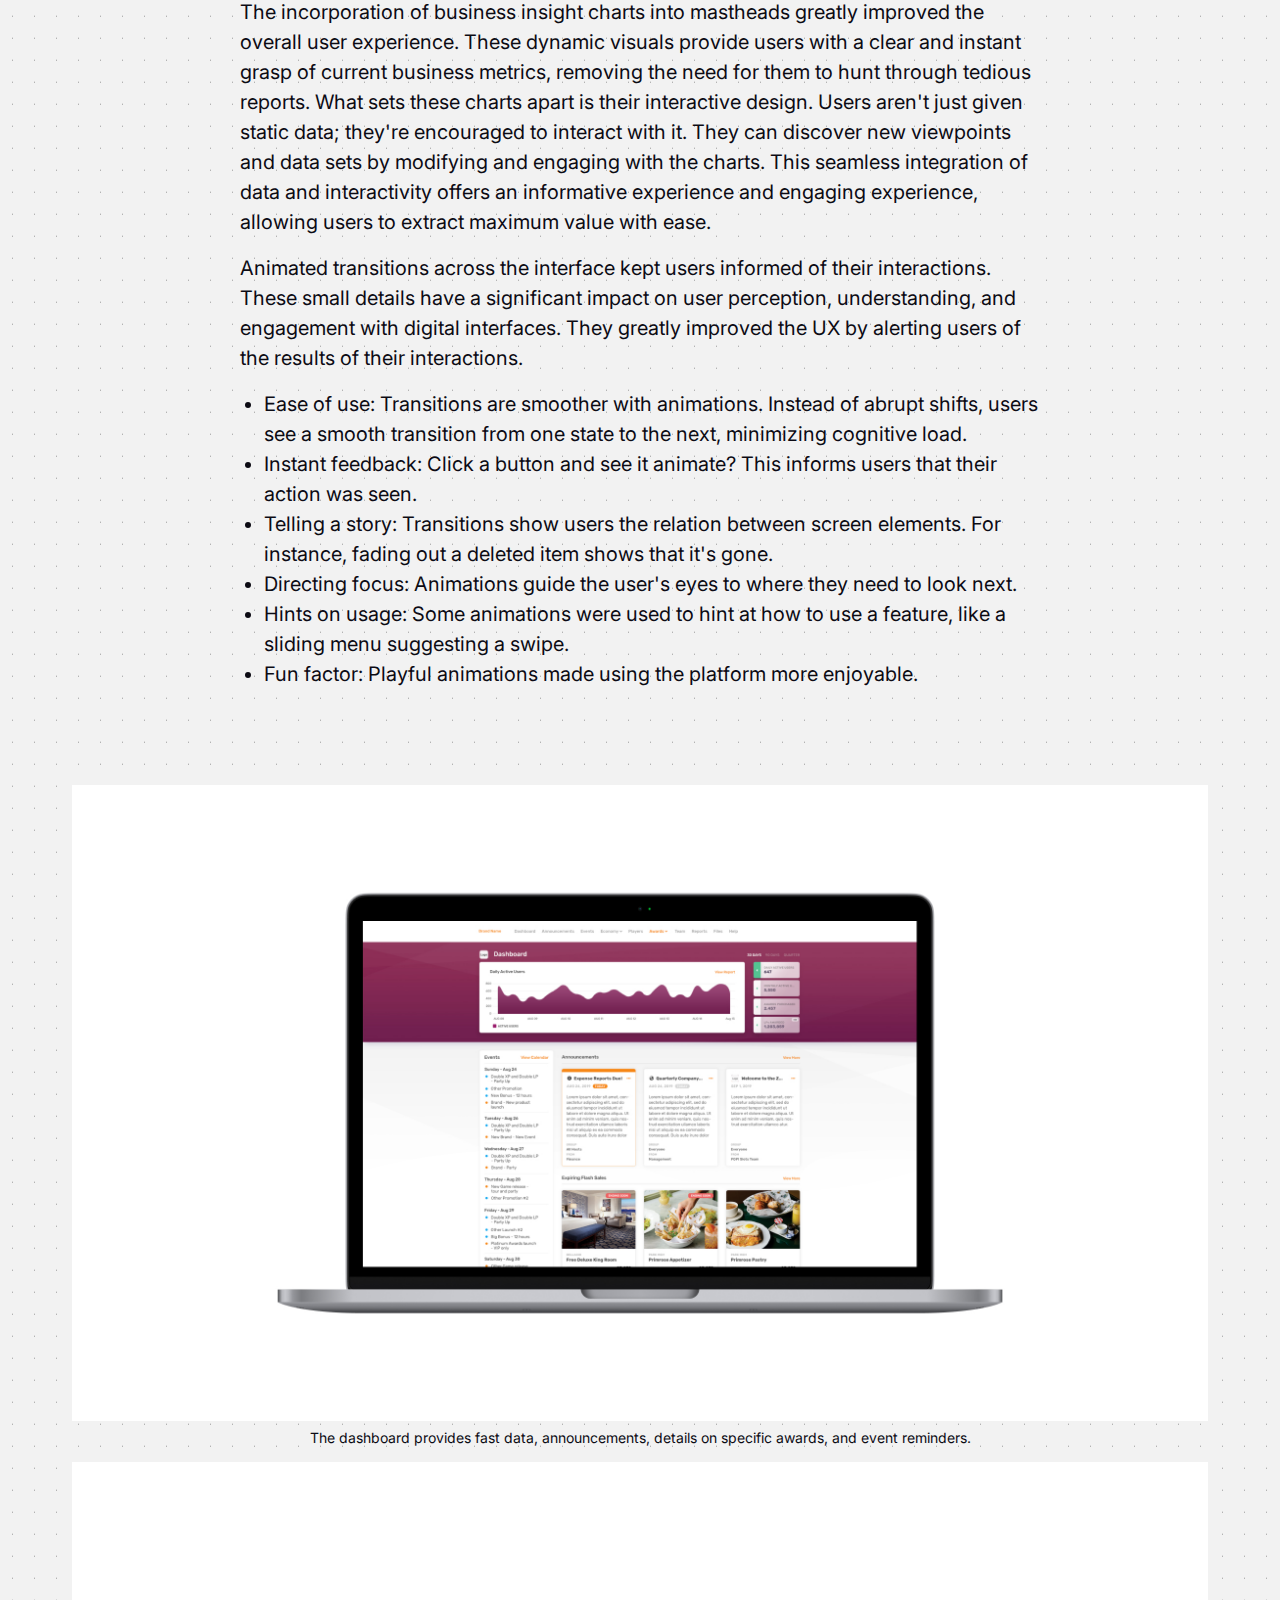
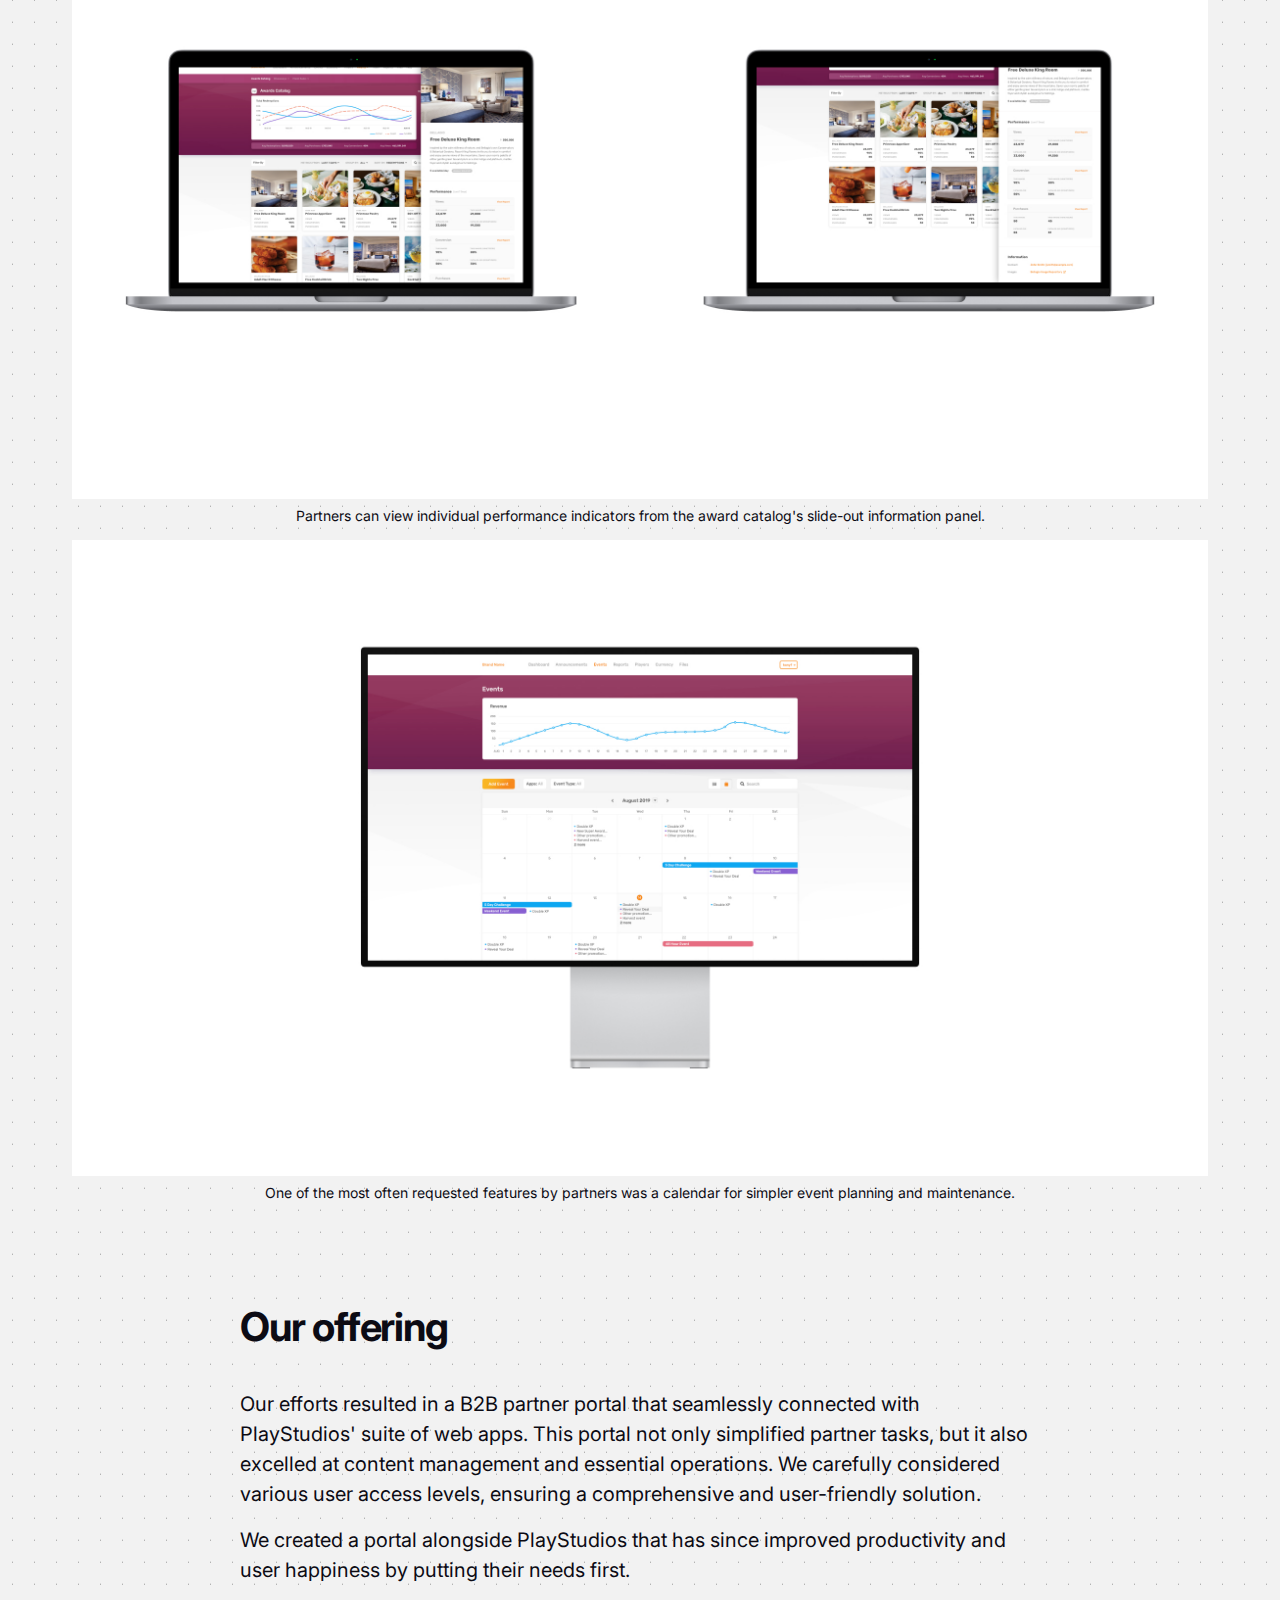
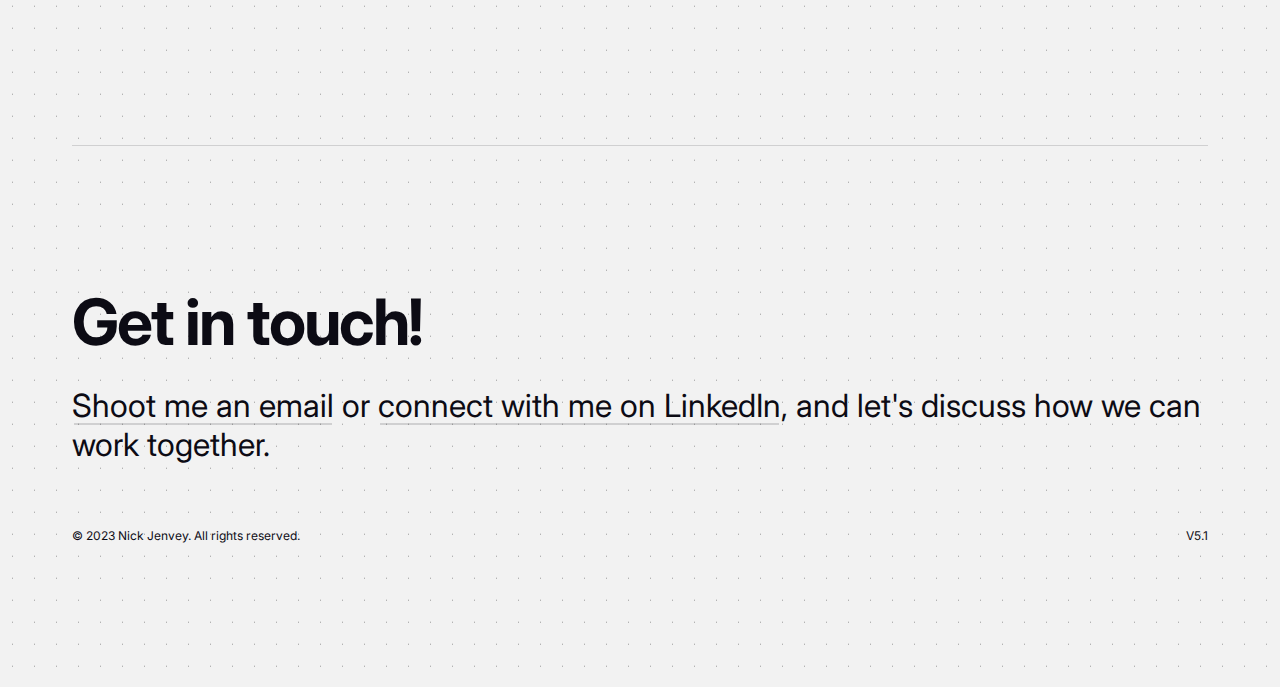
<file: playstudios.html>
<!doctype html>

<html lang="en">
<head>
  <meta charset="utf-8">
  <title>PLAYSTUDIOS — Nick Jenvey</title>
  <link rel="shortcut icon" type="image/jpg" href="resources/images/favicon.png">
  <meta property="og:type" content="website">
  <meta property="og:url" content="https://www.nickjenvey.com/">
  <meta property="og:title" content="Nick Jenvey — UX/UI Designer">
  <meta property="og:description" content="Experienced UX/UI designer specializing in video games, mobile applications, SaaS, e-commerce, and online apps. My desire to improve people's lives via design, problem-solving, and the creation of memorable, meaningful experiences fuels my ambition.">
  <meta property="twitter:title" content="Nick Jenvey — UX/UI Designer">
  <meta property="twitter:description" content="Experienced UX/UI designer specializing in video games, mobile applications, SaaS, e-commerce, and online apps. My desire to improve people's lives via design, problem-solving, and the creation of memorable, meaningful experiences fuels my ambition.">
  <meta name="description" content="Portfolio of Nick Jenvey">
  <meta name="author" content="Nick Jenvey">
  <meta name="keywords" content="nick, jenvey, CSS, HTML, HTML5, markup, style, web design, web development, ui, ux, design, vancouver">
  <meta name="viewport" content="width=device-width, initial-scale=1">
  <meta name="robots" content="Hello robots and human. You found me you!">
  <link rel="stylesheet" href="resources/css/style.css">
  <link rel="preconnect" href="https://fonts.googleapis.com">
  <link rel="preconnect" href="https://fonts.gstatic.com" crossorigin>
  <link href="https://fonts.googleapis.com/css2?family=Inter:wght@400;600;800&display=swap" rel="stylesheet">
</head>

<body class="light">

  <header>
    <div class="logo">
      <a href="/">
        <svg viewBox="0 0 220 220" fill="none" xmlns="http://www.w3.org/2000/svg">
          <path d="M195.751 98.3244L195.666 163.275L89.8059 41.3094C87.9066 39.1211 85.1514 37.8643 82.2538 37.8643H57.7977L195.615 196.647H134.129C128.334 196.647 122.824 194.133 119.025 189.757L39.666 98.3244V171.341C39.666 176.864 44.1432 181.341 49.666 181.341H63.8935V163.168L77.2195 178.521C78.7982 180.34 79.6675 182.667 79.6675 185.076V196.647H43.6665C32.6208 196.647 23.6665 187.693 23.6665 176.647V55.931L129.527 177.896C131.426 180.084 134.181 181.341 137.079 181.341H161.535L23.7197 22.5604H85.205C91.0002 22.5604 96.5105 25.0741 100.309 29.4507L179.667 120.881V47.8643C179.667 42.3414 175.19 37.8643 169.667 37.8643H155.523V56.0374L142.198 40.6846C140.619 38.8657 139.75 36.5381 139.75 34.1296V22.5604H175.75C186.796 22.5604 195.751 31.5147 195.751 42.5604V98.3244ZM0 180C0 202.091 17.9086 220 40 220H220V40C220 17.9086 202.091 0 180 0H0V180Z"/>
        </svg>
      </a>
    </div>
    <nav>
      <ul>
        <li>
          <a target="_blank"href="https://www.linkedin.com/in/nickjenvey/">LinkedIn</a>
        </li>
        <li>
          <a target="_blank" href="resources/files/Nick Jenvey - Resume.pdf">Resume</a>
        </li>
        <li>
          <a href="#footer">Connect</a>
        </li>
      </ul>
    </nav>
  </header>

  <main class="project">
    <div class="hero">
      <div class="container">
        <h1>PLAYSTUDIOS</h1>
      </div>
    </div>
    <div class="section">
      <div class="container">
        <p>I worked with <a class="inline-link" href="https://www.playstudios.com/" target="_blank">PLAYSTUDIOS</a> while at <a class="inline-link" href="https://www.sprungstudios.com/" target="_blank">Sprung Studios</a>, a company known for its casino games that reward players with real-world experiences. The goal was to create a tool that would help their partners and improve the efficiency of their internal team's operations.</p>
      </div>
    </div>
    <div class="section">
      <div class="container">
        <img src="resources/images/ps_1.jpg">
      </div>
    </div>
    <div class="section">
      <div class="container">
        <h2>Problem definition</h2>
        <p>Partners found the process of creating their experiential offerings to be time-consuming and labour-intensive. There was no centralized platform for measuring performance, managing experiences, or planning events. What was our solution to these problems? A robust application site that included:</p>
        <ul>
          <li>Insights on the application economy and trends</li>
          <li>A broad catalogue of experiences.</li>
          <li>A user-friendly dashboard for task management.</li>
          <li>Event and announcement management tools</li>
        </ul>
      </div>
    </div>
    <div class="section">
      <div class="container wide">
        <img src="resources/images/ps_2.jpg">
      </div>
    </div>
    <div class="section">
      <div class="container">
        <h2>User-centric approach</h2>
        <p>We intended to create a unique, powerful tool that would streamline operations for both partners and the PlayStudios internal staff. It was critical to properly categorize offers so that partners could easily explore and pick the best match. An emphasis was placed on clear and easily available data, particularly economic insights.</p>
      </div>
    </div>
    <div class="section">
      <div class="container">
        <h2>User journey mapping</h2>
        <p>We created unique in-app journeys for potential portal users by researching their goals and roadblocks. Visualizing these routes was critical in creating a smooth app experience for every kind of user.</p>
      </div>
    </div>
    <div class="section">
      <div class="container wide">
        <img src="resources/images/ps_3.jpg">
      </div>
    </div>
    <div class="section">
      <div class="container">
        <h2>Design choices</h2>
        <p>Our designs highlighted critical business metrics with a business insight chart included in the masthead, a feature that was carried over to other metric-centric pages. This strategic positioning ensured that these critical metrics were instantly visible and available to users, improving their experience and understanding of the data. Despite some client reservations, we stuck by our plan to implement a user-friendly calendar. This addition, refined by continuous feedback, addressed a wide range of needs revolving around the management of announcements and events.</p>
      </div>
    </div>
    <div class="section">
      <div class="container">
        <img src="resources/images/ps_4.jpg">
        <figcaption>Transition from wireframe to high fidelity for the business insight chart masthead.</figcaption>
      </div>
    </div>
    <div class="section">
      <div class="container">
        <h2>Design highlights</h2>
        <p>The incorporation of business insight charts into mastheads greatly improved the overall user experience. These dynamic visuals provide users with a clear and instant grasp of current business metrics, removing the need for them to hunt through tedious reports. What sets these charts apart is their interactive design. Users aren't just given static data; they're encouraged to interact with it. They can discover new viewpoints and data sets by modifying and engaging with the charts. This seamless integration of data and interactivity offers an informative experience and engaging experience, allowing users to extract maximum value with ease.</p>
        <p>Animated transitions across the interface kept users informed of their interactions. These small details have a significant impact on user perception, understanding, and engagement with digital interfaces. They greatly improved the UX by alerting users of the results of their interactions.</p>
        <ul>
          <li>Ease of use: Transitions are smoother with animations. Instead of abrupt shifts, users see a smooth transition from one state to the next, minimizing cognitive load.</li>
          <li>Instant feedback: Click a button and see it animate? This informs users that their action was seen.</li>
          <li>Telling a story: Transitions show users the relation between screen elements. For instance, fading out a deleted item shows that it's gone.</li>
          <li>Directing focus: Animations guide the user's eyes to where they need to look next.</li>
          <li>Hints on usage: Some animations were used to hint at how to use a feature, like a sliding menu suggesting a swipe.</li>
          <li>Fun factor: Playful animations made using the platform more enjoyable.</li>
        </ul>
      </div>
    </div>
    <div class="section">
      <div class="container">
        <img src="resources/images/ps_5.jpg">
        <figcaption style="margin-bottom: 16px;">The dashboard provides fast data, announcements, details on specific awards, and event reminders.</figcaption>
        <img src="resources/images/ps_6.jpg">
        <figcaption style="margin-bottom: 16px;">Partners can view individual performance indicators from the award catalog's slide-out information panel.</figcaption>
        <img src="resources/images/ps_7.jpg">
        <figcaption>One of the most often requested features by partners was a calendar for simpler event planning and maintenance.</figcaption>
      </div>
    </div>
    <div class="section">
      <div class="container">
        <h2>Our offering</h2>
        <p>Our efforts resulted in a B2B partner portal that seamlessly connected with PlayStudios' suite of web apps. This portal not only simplified partner tasks, but it also excelled at content management and essential operations. We carefully considered various user access levels, ensuring a comprehensive and user-friendly solution.</p>
        <p>We created a portal alongside PlayStudios that has since improved productivity and user happiness by putting their needs first.</p>
      </div>
    </div>
  </main>

  <footer id="footer">

    <div class="container">
      <div class="contact">
        <h2>Get in touch!</h2>
        <p>
          <a href="mailto:nick@nickjenvey.com" class="inline-link">Shoot me an email</a> or <a href="https://www.linkedin.com/in/nickjenvey/" class="inline-link">connect with me on LinkedIn</a>, and let's discuss how we can work together.
        </p>
      </div>
      <div class="copyright">
        <p>© 2023 Nick Jenvey. All rights reserved.</p>
        <p>V5.1</p>
      </div>
    </div>

  </footer>

</body>
</html>
</file>
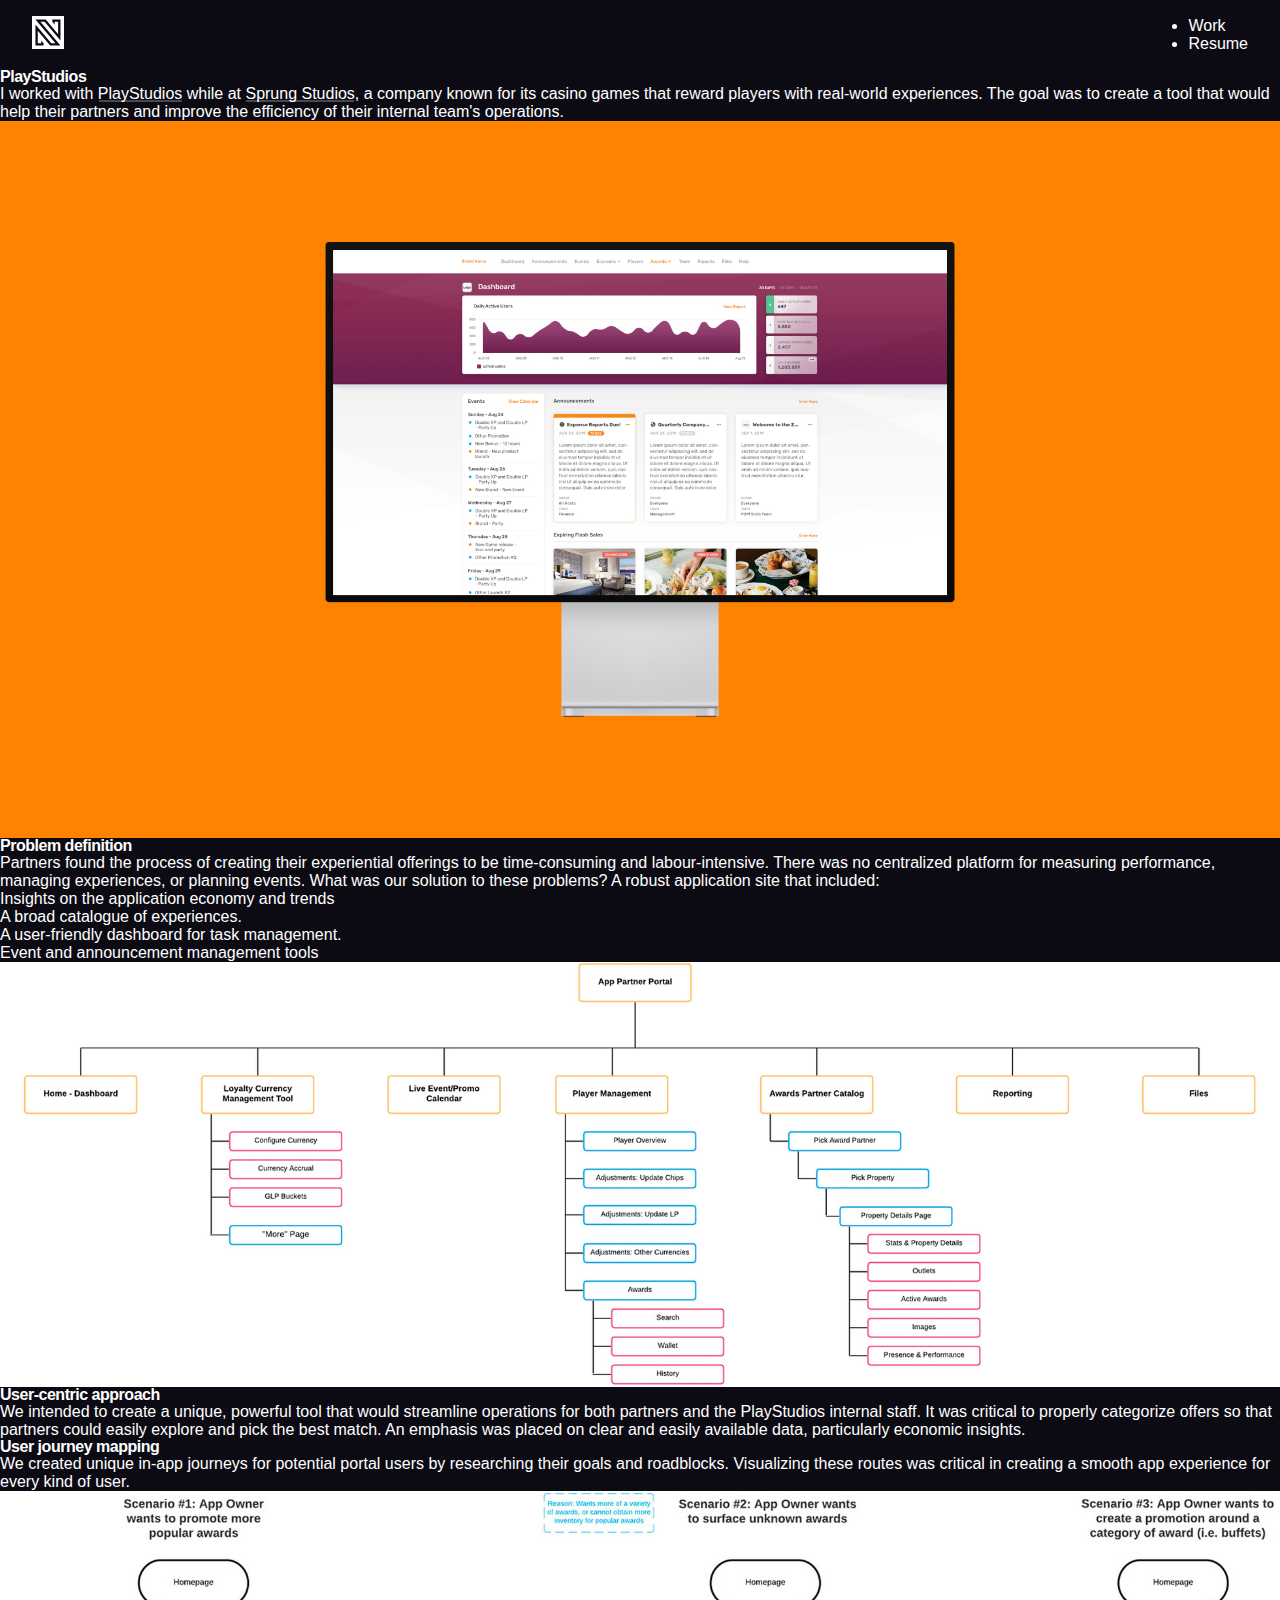
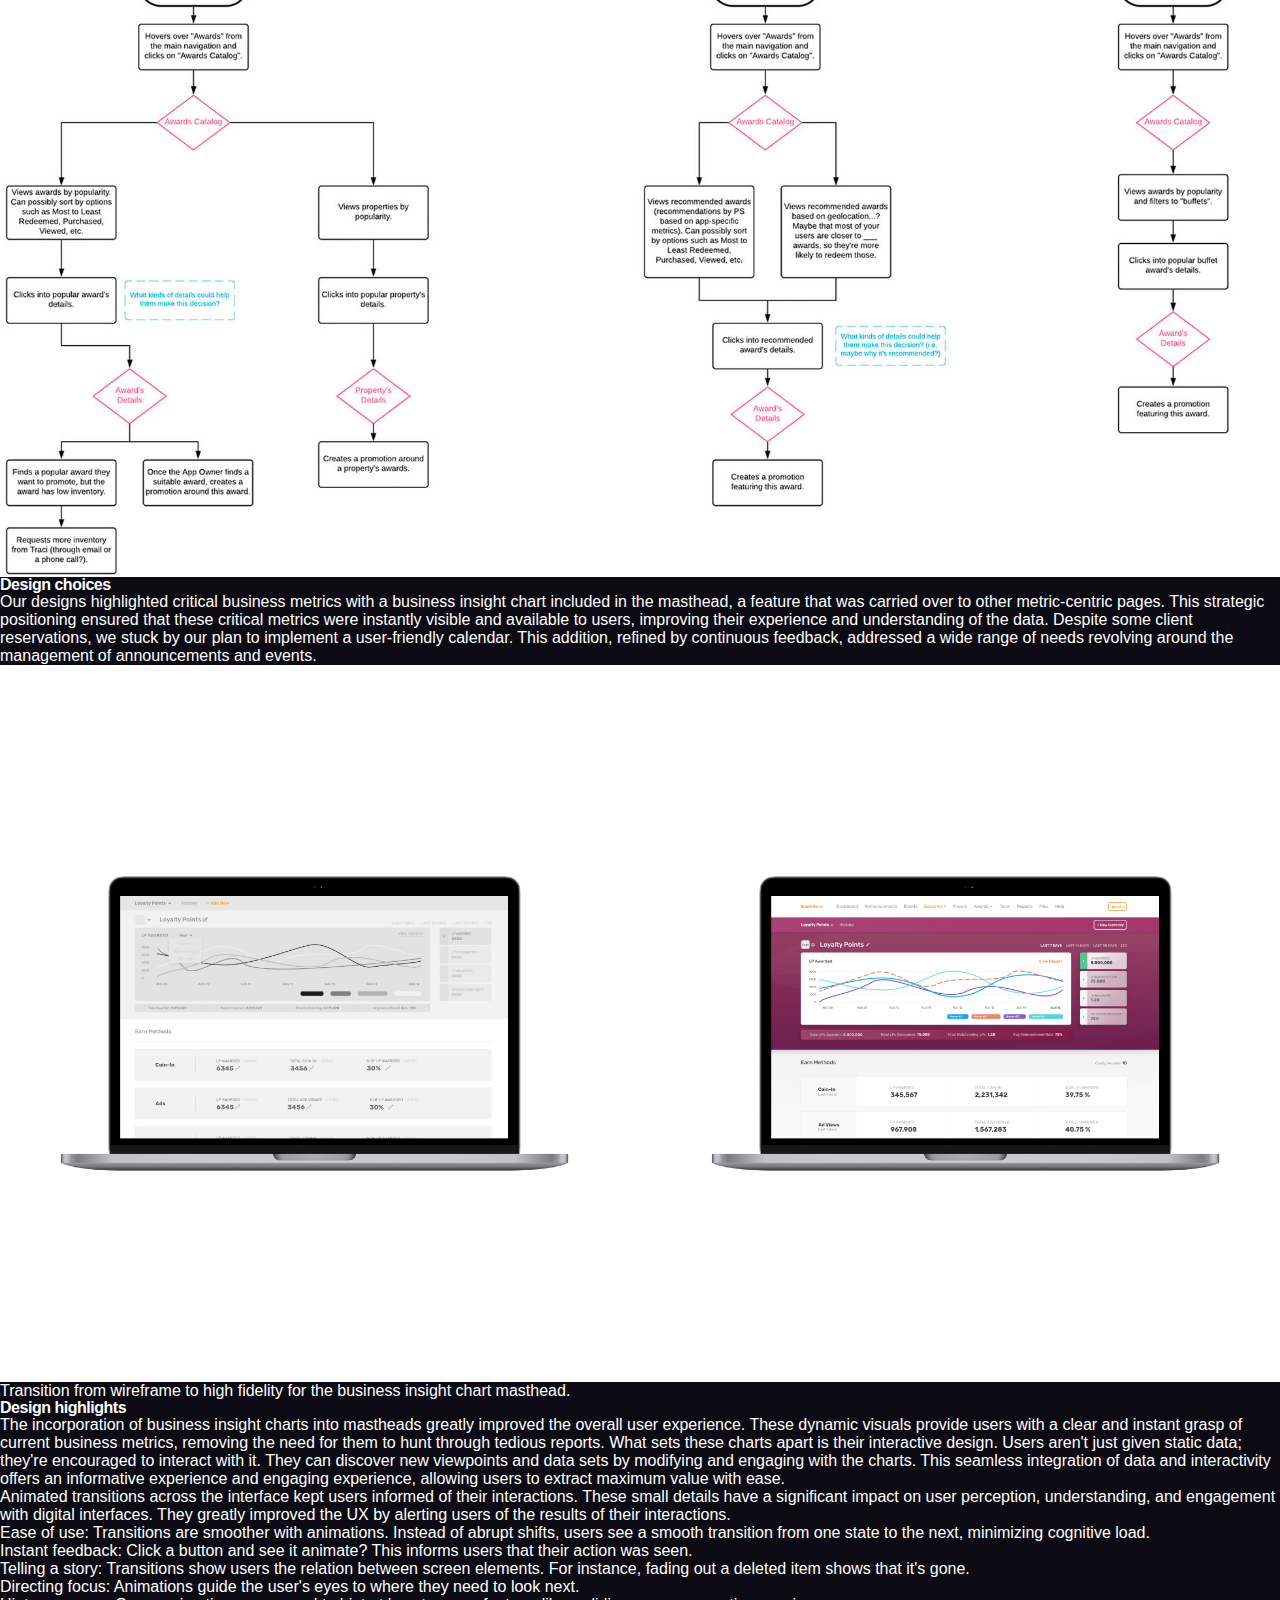
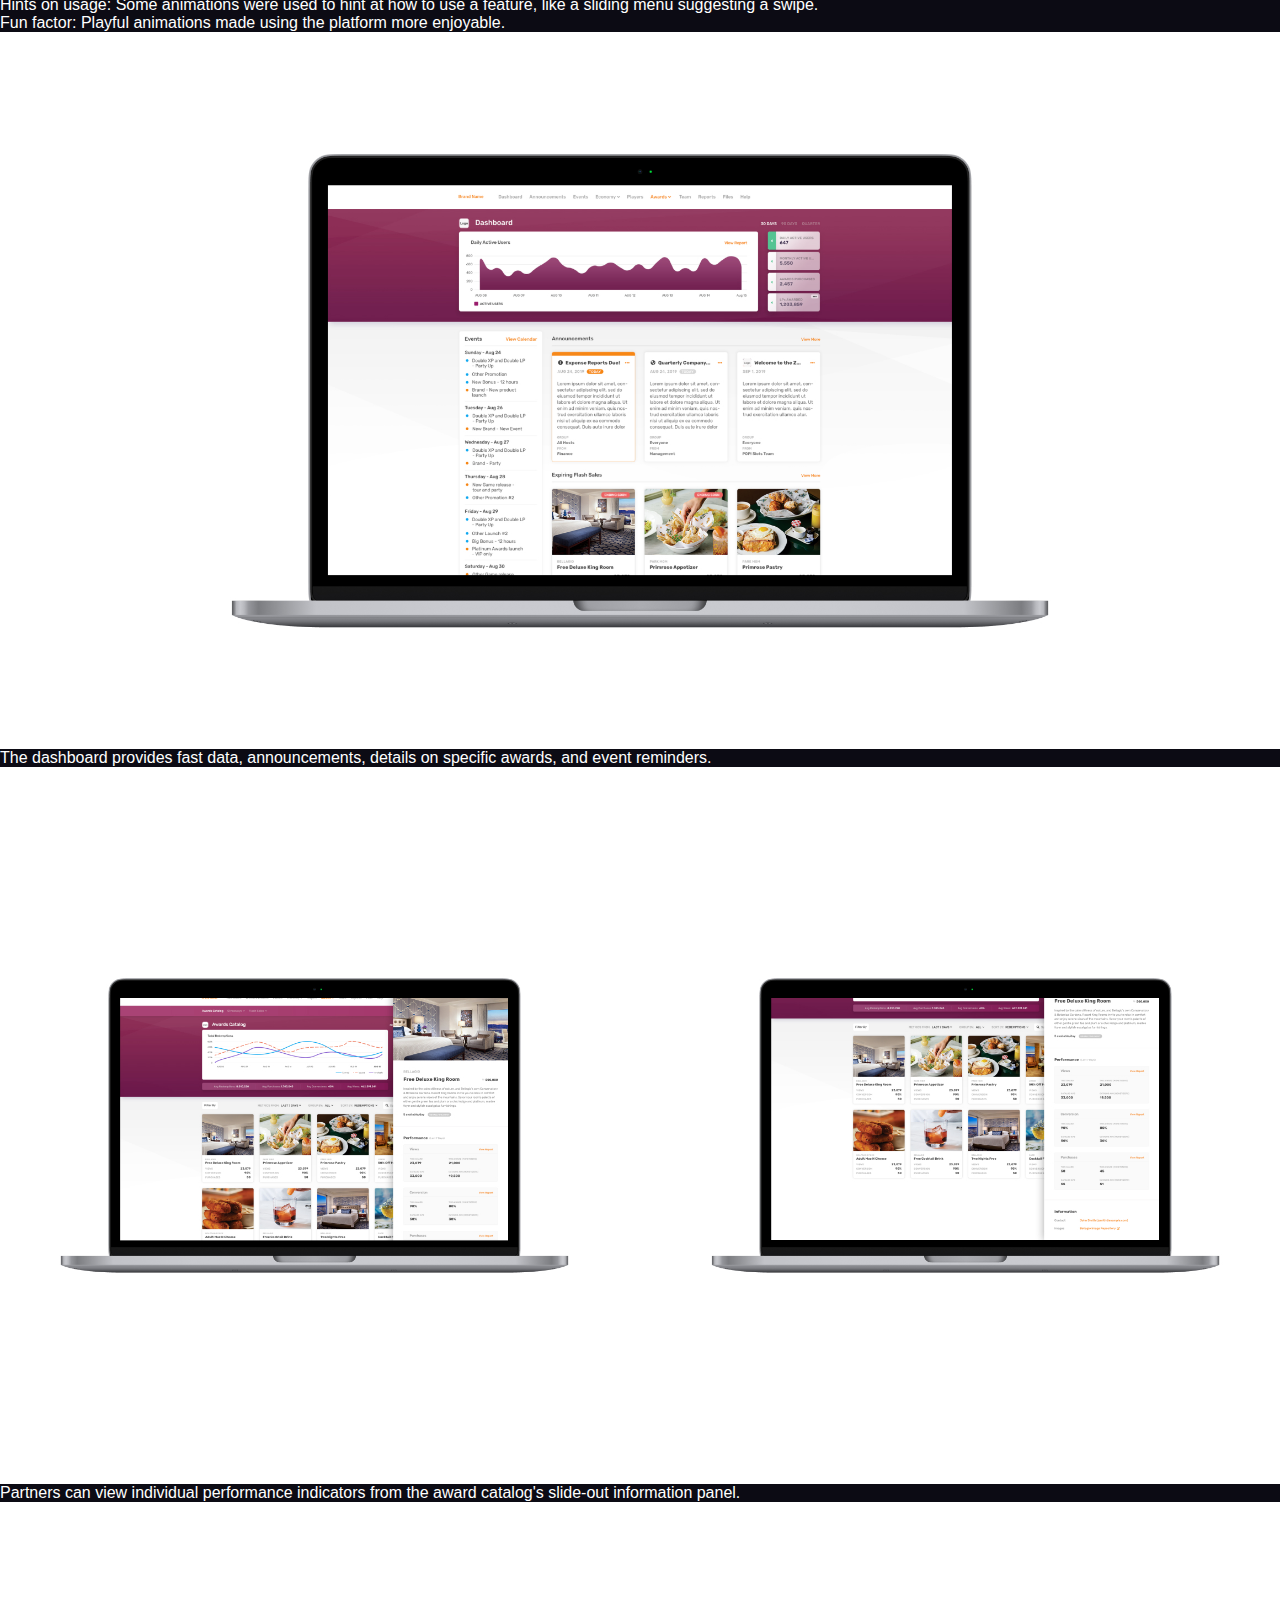
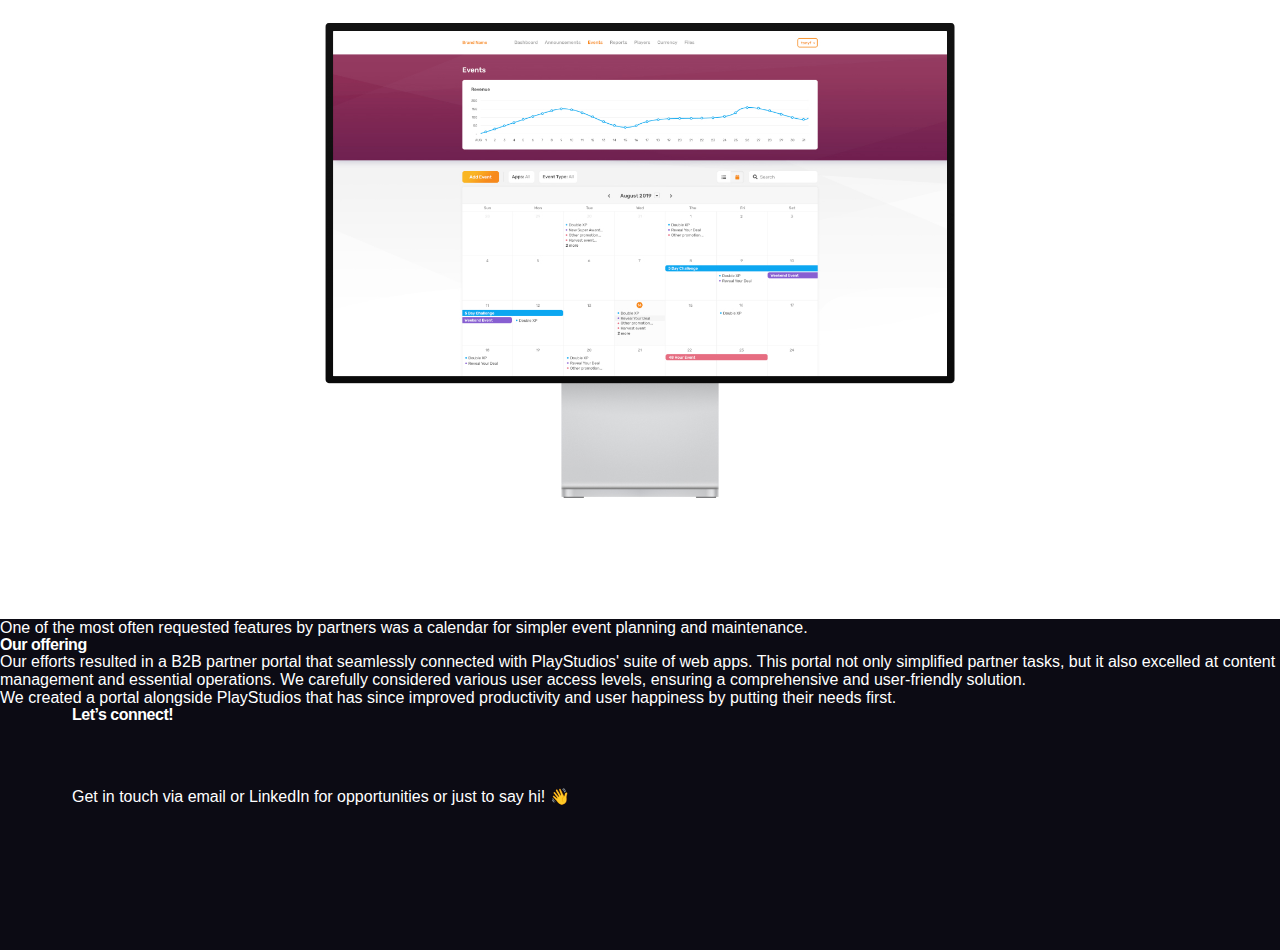
<file: ps.html>
<!doctype html>

<html lang="en">
<head>
  <meta charset="utf-8">
  <title>PlayStudios — Nick Jenvey</title>
  <link rel="shortcut icon" type="image/jpg" href="resources/images/favicon.png">
  <meta property="og:type" content="website">
  <meta property="og:url" content="https://www.nickjenvey.com/">
  <meta property="og:title" content="Nick Jenvey — UX/UI Designer">
  <meta property="og:description" content="I am a UX/UI designer with experience delivering end-to-end UX/UI design for web apps, SaaS products, e-commerce experiences, mobile apps, and video games.">
  <meta property="twitter:title" content="Nick Jenvey — UX/UI Designer">
  <meta property="twitter:description" content="I am a UX/UI designer with experience delivering end-to-end UX/UI design for web apps, SaaS products, e-commerce experiences, mobile apps, and video games.">
  <meta name="description" content="Portfolio of Nick Jenvey">
  <meta name="author" content="Nick Jenvey">
  <meta name="keywords" content="nick, jenvey, CSS, HTML, HTML5, markup, style, web design, web development, ui, ux, design, vancouver">
  <meta name="viewport" content="width=device-width, initial-scale=1">
  <meta name="robots" content="Hello robots and human. You found me you!">
  <link rel="stylesheet" href="resources/css/style.css">
  <link rel="preconnect" href="https://fonts.googleapis.com">
  <link rel="preconnect" href="https://fonts.gstatic.com" crossorigin>
  <link href="https://fonts.googleapis.com/css2?family=DM+Sans:ital,wght@0,700;1,700&display=swap" rel="stylesheet">

</head>

<body>

  <header>
    <div class="logo">
      <a href="/">
        <svg version="1.1" id="Layer_1" xmlns="http://www.w3.org/2000/svg" xmlns:xlink="http://www.w3.org/1999/xlink" x="0px" y="0px"
        viewBox="0 0 120 124.1" style="enable-background:new 0 0 120 124.1;" xml:space="preserve">
        <path id="XMLID_6_" d="M0,0v124.1h120V0H0z M106.8,21.4l0,70.7L47.4,21.4H31.5l75.2,89.5H68.2L21.6,55.4v46.8h13.2V92l8.6,10.2v8.6
        H12.9V31.5l59.4,70.7h15.8L12.9,12.7h38.5L98,68.2V21.4H84.8v10.2l-8.6-10.2h0v-8.6h30.5V21.4z"/>
        </svg>
      </a>
    </div>
    <ul class="nav">
      <li>
        <a href="/">Work</a>
      </li>
      <li>
        <a target="_blank" href="resources/files/Nick Jenvey - Resume.pdf">Resume</a>
      </li>
    </ul>
  </header>
  
  <section class="work-section">
    <h1>PlayStudios</h1>
    <p>I worked with <a class="inline-link" href="https://www.playstudios.com/" target="_blank">PlayStudios</a> while at <a class="inline-link" href="https://www.sprungstudios.com/" target="_blank">Sprung Studios</a>, a company known for its casino games that reward players with real-world experiences. The goal was to create a tool that would help their partners and improve the efficiency of their internal team's operations.</p>
  </section>

  <section class="work-section">
    <figure>
      <img src="resources/images/ps_1.jpg">
    </figure>
  </section>

  <section class="work-section">
    <h2>Problem definition</h2>
    <p>Partners found the process of creating their experiential offerings to be time-consuming and labour-intensive. There was no centralized platform for measuring performance, managing experiences, or planning events. What was our solution to these problems? A robust application site that included:</p>
    <ul>
      <li>Insights on the application economy and trends</li>
      <li>A broad catalogue of experiences.</li>
      <li>A user-friendly dashboard for task management.</li>
      <li>Event and announcement management tools</li>
    </ul>
  </section>

  <section class="work-section-wide">
    <figure>
      <img src="resources/images/ps_2.jpg" loading="lazy">
    </figure>
  </section>

  <section class="work-section">
    <h2>User-centric approach</h2>
    <p>We intended to create a unique, powerful tool that would streamline operations for both partners and the PlayStudios internal staff. It was critical to properly categorize offers so that partners could easily explore and pick the best match. An emphasis was placed on clear and easily available data, particularly economic insights.</p>
  </section>

  <section class="work-section">
    <h2>User journey mapping</h2>
    <p>We created unique in-app journeys for potential portal users by researching their goals and roadblocks. Visualizing these routes was critical in creating a smooth app experience for every kind of user.</p>
  </section>

  <section class="work-section-wide">
    <figure>
      <img src="resources/images/ps_3.jpg" loading="lazy">
    </figure>
  </section>

  <section class="work-section">
    <h2>Design choices</h2>
    <p>Our designs highlighted critical business metrics with a business insight chart included in the masthead, a feature that was carried over to other metric-centric pages. This strategic positioning ensured that these critical metrics were instantly visible and available to users, improving their experience and understanding of the data. Despite some client reservations, we stuck by our plan to implement a user-friendly calendar. This addition, refined by continuous feedback, addressed a wide range of needs revolving around the management of announcements and events.</p>
  </section>

  <section class="work-section">
    <figure>
      <img src="resources/images/ps_4.jpg" loading="lazy">
      <figcaption>Transition from wireframe to high fidelity for the business insight chart masthead.</figcaption>
    </figure>
  </section>

  <section class="work-section">
    <h2>Design highlights</h2>
    <p>The incorporation of business insight charts into mastheads greatly improved the overall user experience. These dynamic visuals provide users with a clear and instant grasp of current business metrics, removing the need for them to hunt through tedious reports. What sets these charts apart is their interactive design. Users aren't just given static data; they're encouraged to interact with it. They can discover new viewpoints and data sets by modifying and engaging with the charts. This seamless integration of data and interactivity offers an informative experience and engaging experience, allowing users to extract maximum value with ease.</p>
    <p>Animated transitions across the interface kept users informed of their interactions. These small details have a significant impact on user perception, understanding, and engagement with digital interfaces. They greatly improved the UX by alerting users of the results of their interactions.</p>
    <ul>
      <li>Ease of use: Transitions are smoother with animations. Instead of abrupt shifts, users see a smooth transition from one state to the next, minimizing cognitive load.</li>
      <li>Instant feedback: Click a button and see it animate? This informs users that their action was seen.</li>
      <li>Telling a story: Transitions show users the relation between screen elements. For instance, fading out a deleted item shows that it's gone.</li>
      <li>Directing focus: Animations guide the user's eyes to where they need to look next.</li>
      <li>Hints on usage: Some animations were used to hint at how to use a feature, like a sliding menu suggesting a swipe.</li>
      <li>Fun factor: Playful animations made using the platform more enjoyable.</li>
    </ul>
  </section>

  <section class="work-section">
    <figure>
      <img src="resources/images/ps_5.jpg" loading="lazy">
      <figcaption>The dashboard provides fast data, announcements, details on specific awards, and event reminders.</figcaption>
    </figure>
    <figure>
      <img src="resources/images/ps_6.jpg" loading="lazy">
      <figcaption>Partners can view individual performance indicators from the award catalog's slide-out information panel.</figcaption>
    </figure>
    <figure>
      <img src="resources/images/ps_7.jpg" loading="lazy">
      <figcaption>One of the most often requested features by partners was a calendar for simpler event planning and maintenance.</figcaption>
    </figure>
  </section>

  <section class="work-section">
    <h2>Our offering</h2>
    <p>Our efforts resulted in a B2B partner portal that seamlessly connected with PlayStudios' suite of web apps. This portal not only simplified partner tasks, but it also excelled at content management and essential operations. We carefully considered various user access levels, ensuring a comprehensive and user-friendly solution.</p>
    <p>We created a portal alongside PlayStudios that has since improved productivity and user happiness by putting their needs first.</p>
  </section>

  <footer class="cta">
    <div class="container">
      <h2>Let’s connect!</h2>
      <p>Get in touch via <a href="mailto:nick@nickjenvey.com">email</a> or <a href="https://www.linkedin.com/in/nickjenvey/">LinkedIn</a> for opportunities or just to say hi! 👋</p>
    </div>
  </footer>

</body>
</html>
</file>
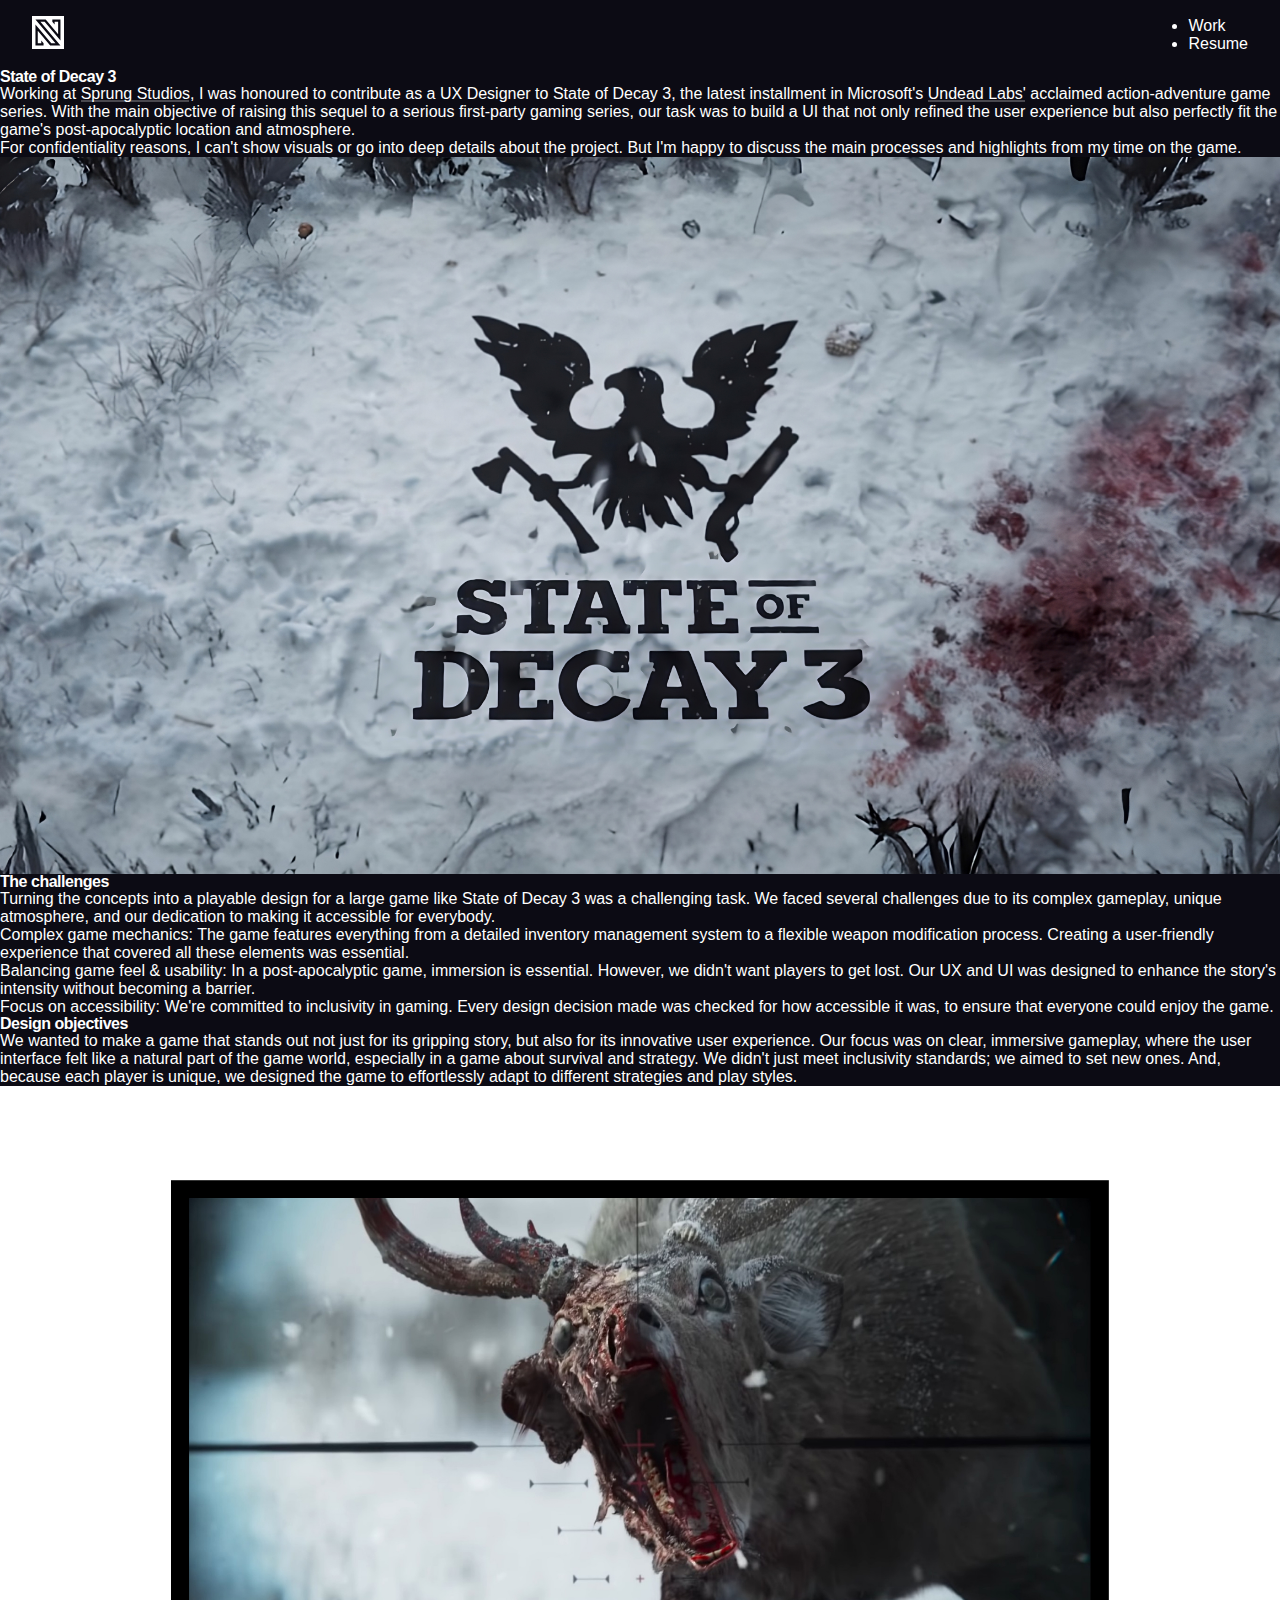
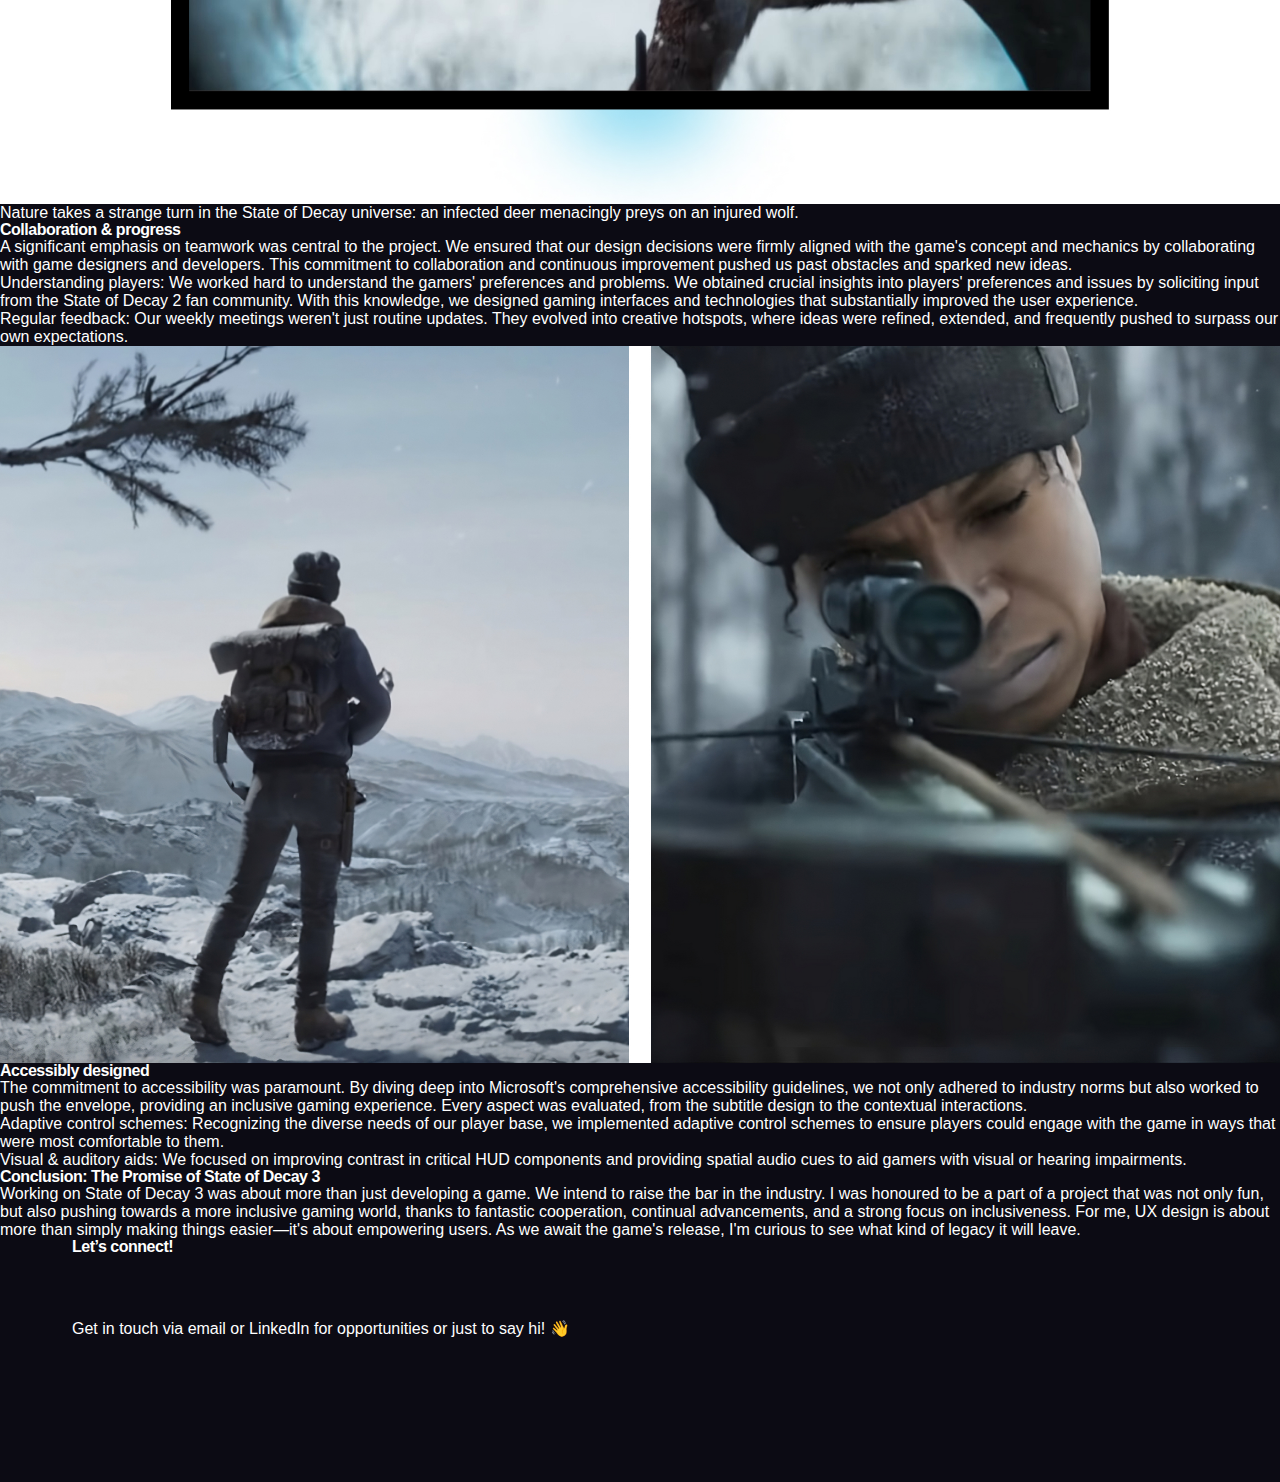
<file: sod3.html>
<!doctype html>

<html lang="en">
<head>
  <meta charset="utf-8">
  <title>State of Decay 3 — Nick Jenvey</title>
  <link rel="shortcut icon" type="image/jpg" href="resources/images/favicon.png">
  <meta property="og:type" content="website">
  <meta property="og:url" content="https://www.nickjenvey.com/">
  <meta property="og:title" content="Nick Jenvey — UX/UI Designer">
  <meta property="og:description" content="I am a UX/UI designer with experience delivering end-to-end UX/UI design for web apps, SaaS products, e-commerce experiences, mobile apps, and video games.">
  <meta property="twitter:title" content="Nick Jenvey — UX/UI Designer">
  <meta property="twitter:description" content="I am a UX/UI designer with experience delivering end-to-end UX/UI design for web apps, SaaS products, e-commerce experiences, mobile apps, and video games.">
  <meta name="description" content="Portfolio of Nick Jenvey">
  <meta name="author" content="Nick Jenvey">
  <meta name="keywords" content="nick, jenvey, CSS, HTML, HTML5, markup, style, web design, web development, ui, ux, design, vancouver">
  <meta name="viewport" content="width=device-width, initial-scale=1">
  <meta name="robots" content="Hello robots and human. You found me you!">
  <link rel="stylesheet" href="resources/css/style.css">
  <link rel="preconnect" href="https://fonts.googleapis.com">
  <link rel="preconnect" href="https://fonts.gstatic.com" crossorigin>
  <link href="https://fonts.googleapis.com/css2?family=DM+Sans:ital,wght@0,700;1,700&display=swap" rel="stylesheet">
</head>

<body>

  <header>
    <div class="logo">
      <a href="/">
        <svg version="1.1" id="Layer_1" xmlns="http://www.w3.org/2000/svg" xmlns:xlink="http://www.w3.org/1999/xlink" x="0px" y="0px"
        viewBox="0 0 120 124.1" style="enable-background:new 0 0 120 124.1;" xml:space="preserve">
        <path id="XMLID_6_" d="M0,0v124.1h120V0H0z M106.8,21.4l0,70.7L47.4,21.4H31.5l75.2,89.5H68.2L21.6,55.4v46.8h13.2V92l8.6,10.2v8.6
        H12.9V31.5l59.4,70.7h15.8L12.9,12.7h38.5L98,68.2V21.4H84.8v10.2l-8.6-10.2h0v-8.6h30.5V21.4z"/>
        </svg>
      </a>
    </div>
    <ul class="nav">
      <li>
        <a href="/">Work</a>
      </li>
      <li>
        <a target="_blank" href="resources/files/Nick Jenvey - Resume.pdf">Resume</a>
      </li>
    </ul>
  </header>

  <section class="work-section">
    <h1>State of Decay 3</h1>
    <p>Working at <a class="inline-link" href="https://www.sprungstudios.com/" target="_blank">Sprung Studios</a>, I was honoured to contribute as a UX Designer to State of Decay 3, the latest installment in Microsoft's <a class="inline-link" href="https://undeadlabs.com/" target="_blank">Undead Labs'</a> acclaimed action-adventure game series. With the main objective of raising this sequel to a serious first-party gaming series, our task was to build a UI that not only refined the user experience but also perfectly fit the game's post-apocalyptic location and atmosphere.</p>
    <p>For confidentiality reasons, I can't show visuals or go into deep details about the project. But I'm happy to discuss the main processes and highlights from my time on the game.</p>
  </section>

  <section class="work-section">
    <figure>
      <img src="resources/images/sod3_1.jpg">
    </figure>
  </section>

  <section class="work-section">
    <h2>The challenges</h2>
    <p>Turning the concepts into a playable design for a large game like State of Decay 3 was a challenging task. We faced several challenges due to its complex gameplay, unique atmosphere, and our dedication to making it accessible for everybody.</p>
    <ul>
      <li>Complex game mechanics: The game features everything from a detailed inventory management system to a flexible weapon modification process. Creating a user-friendly experience that covered all these elements was essential.</li>
      <li>Balancing game feel & usability: In a post-apocalyptic game, immersion is essential. However, we didn't want players to get lost. Our UX and UI was designed to enhance the story's intensity without becoming a barrier.</li>
      <li>Focus on accessibility: We're committed to inclusivity in gaming. Every design decision made was checked for how accessible it was, to ensure that everyone could enjoy the game.</li>
    </ul>
  </section>

  <section class="work-section">
    <h2>Design objectives</h2>
    <p>We wanted to make a game that stands out not just for its gripping story, but also for its innovative user experience. Our focus was on clear, immersive gameplay, where the user interface felt like a natural part of the game world, especially in a game about survival and strategy. We didn't just meet inclusivity standards; we aimed to set new ones. And, because each player is unique, we designed the game to effortlessly adapt to different strategies and play styles.</p>
  </section>

  <section class="work-section">
    <figure>
      <img src="resources/images/sod3_2.jpg" loading="lazy">
      <figcaption>Nature takes a strange turn in the State of Decay universe: an infected deer menacingly preys on an injured wolf.</figcaption>
    </figure>
  </section>

  <section class="work-section">
    <h2>Collaboration & progress</h2>
    <p>A significant emphasis on teamwork was central to the project. We ensured that our design decisions were firmly aligned with the game's concept and mechanics by collaborating with  game designers and developers. This commitment to collaboration and continuous improvement pushed us past obstacles and sparked new ideas.</p>
    <ul>
      <li>Understanding players: We worked hard to understand the gamers' preferences and problems. We obtained crucial insights into players' preferences and issues by soliciting input from the State of Decay 2 fan community. With this knowledge, we designed gaming interfaces and technologies that substantially improved the user experience.</li>
      <li>Regular feedback: Our weekly meetings weren't just routine updates. They evolved into creative hotspots, where ideas were refined, extended, and frequently pushed to surpass our own expectations.</li>
    </ul>
  </section>

  <section class="work-section">
    <figure>
      <img src="resources/images/sod3_3.jpg" loading="lazy">
    </figure>
  </section>

  <section class="work-section">
    <h2>Accessibly designed</h2>
    <p>The commitment to accessibility was paramount. By diving deep into Microsoft's comprehensive accessibility guidelines, we not only adhered to industry norms but also worked to push the envelope, providing an inclusive gaming experience. Every aspect was evaluated, from the subtitle design to the contextual interactions.</p>
    <ul>
      <li>Adaptive control schemes: Recognizing the diverse needs of our player base, we implemented adaptive control schemes to ensure players could engage with the game in ways that were most comfortable to them.</li>
      <li>Visual & auditory aids: We focused on improving contrast in critical HUD components and providing spatial audio cues to aid gamers with visual or hearing impairments.</li>
    </ul>
  </section>

  <section class="work-section">
    <h2>Conclusion: The Promise of State of Decay 3</h2>
    <p>Working on State of Decay 3 was about more than just developing a game. We intend to raise the bar in the industry. I was honoured to be a part of a project that was not only fun, but also pushing towards a more inclusive gaming world, thanks to fantastic cooperation, continual advancements, and a strong focus on inclusiveness. For me, UX design is about more than simply making things easier—it's about empowering users. As we await the game's release, I'm curious to see what kind of legacy it will leave.</p>
  </section>

  <footer class="cta">
    <div class="container">
      <h2>Let’s connect!</h2>
      <p>Get in touch via <a href="mailto:nick@nickjenvey.com">email</a> or <a href="https://www.linkedin.com/in/nickjenvey/">LinkedIn</a> for opportunities or just to say hi! 👋</p>
    </div>
  </footer>

</body>
</html>
</file>
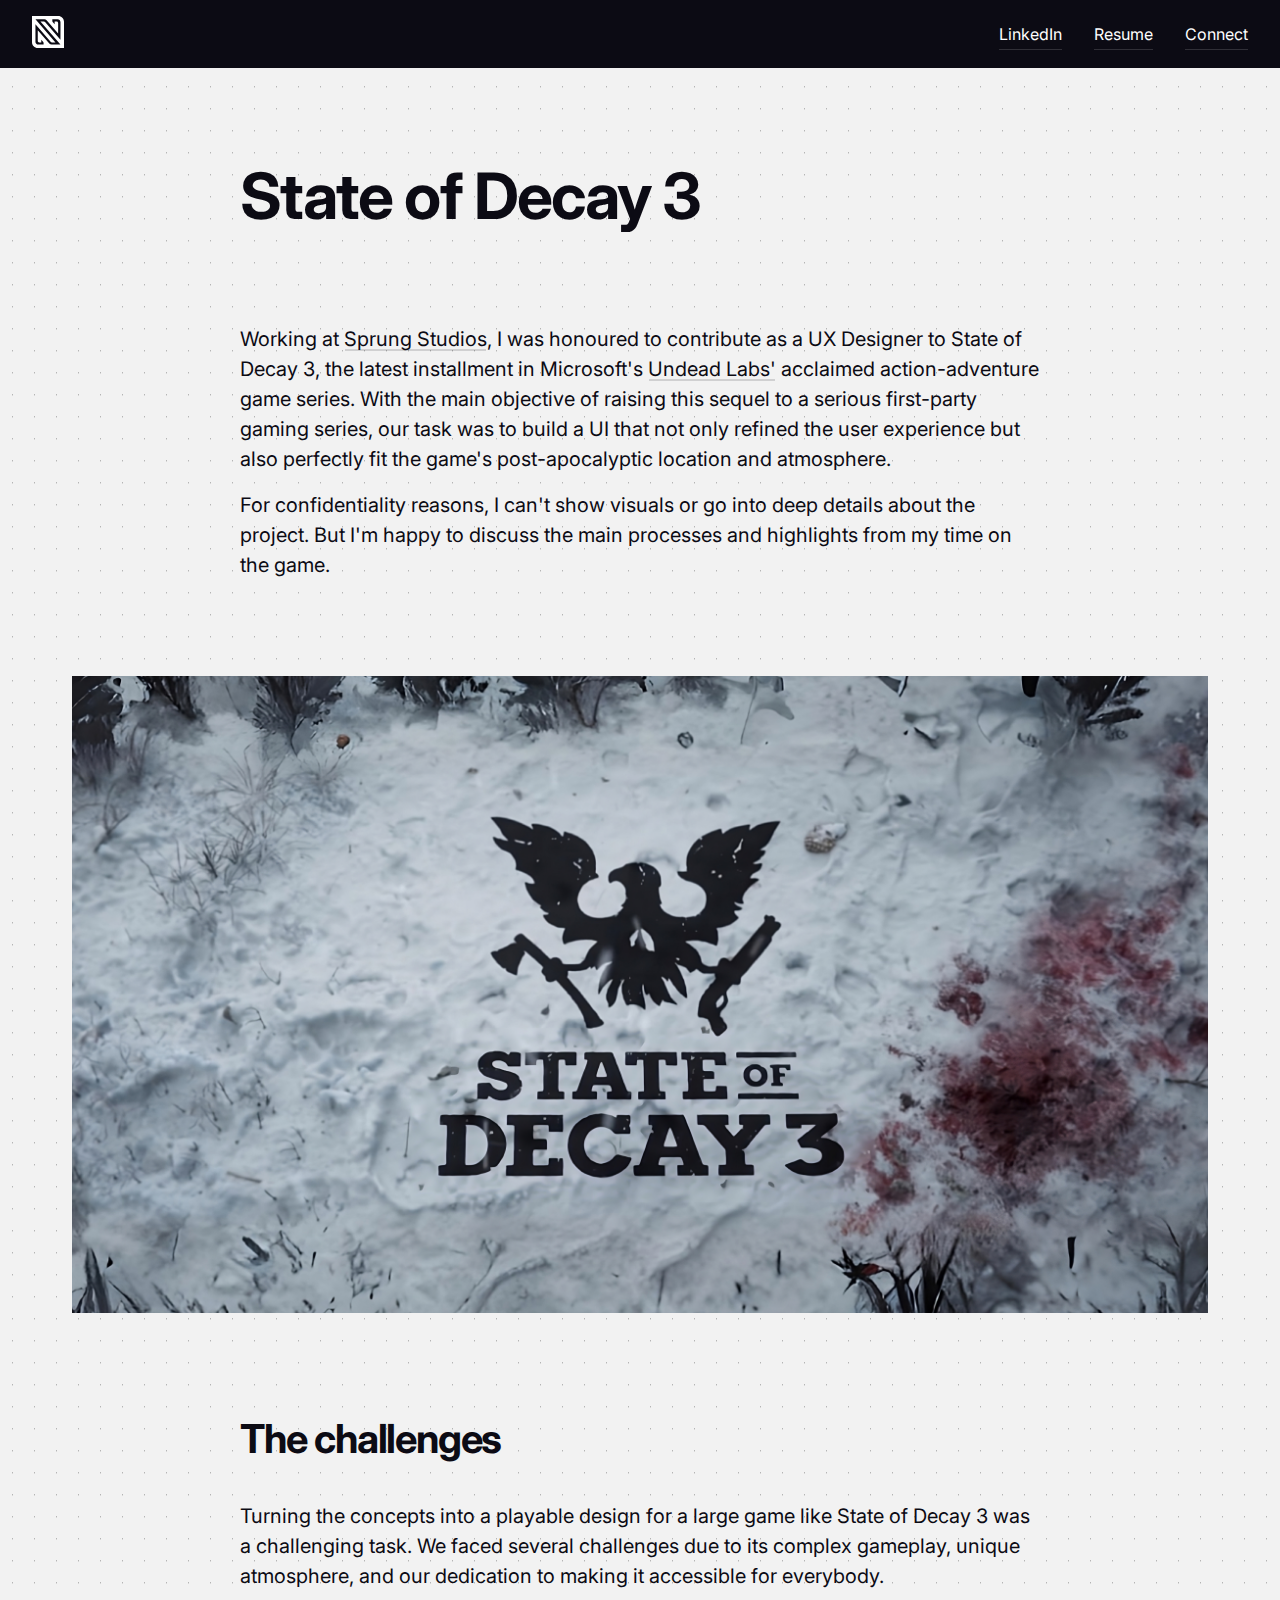
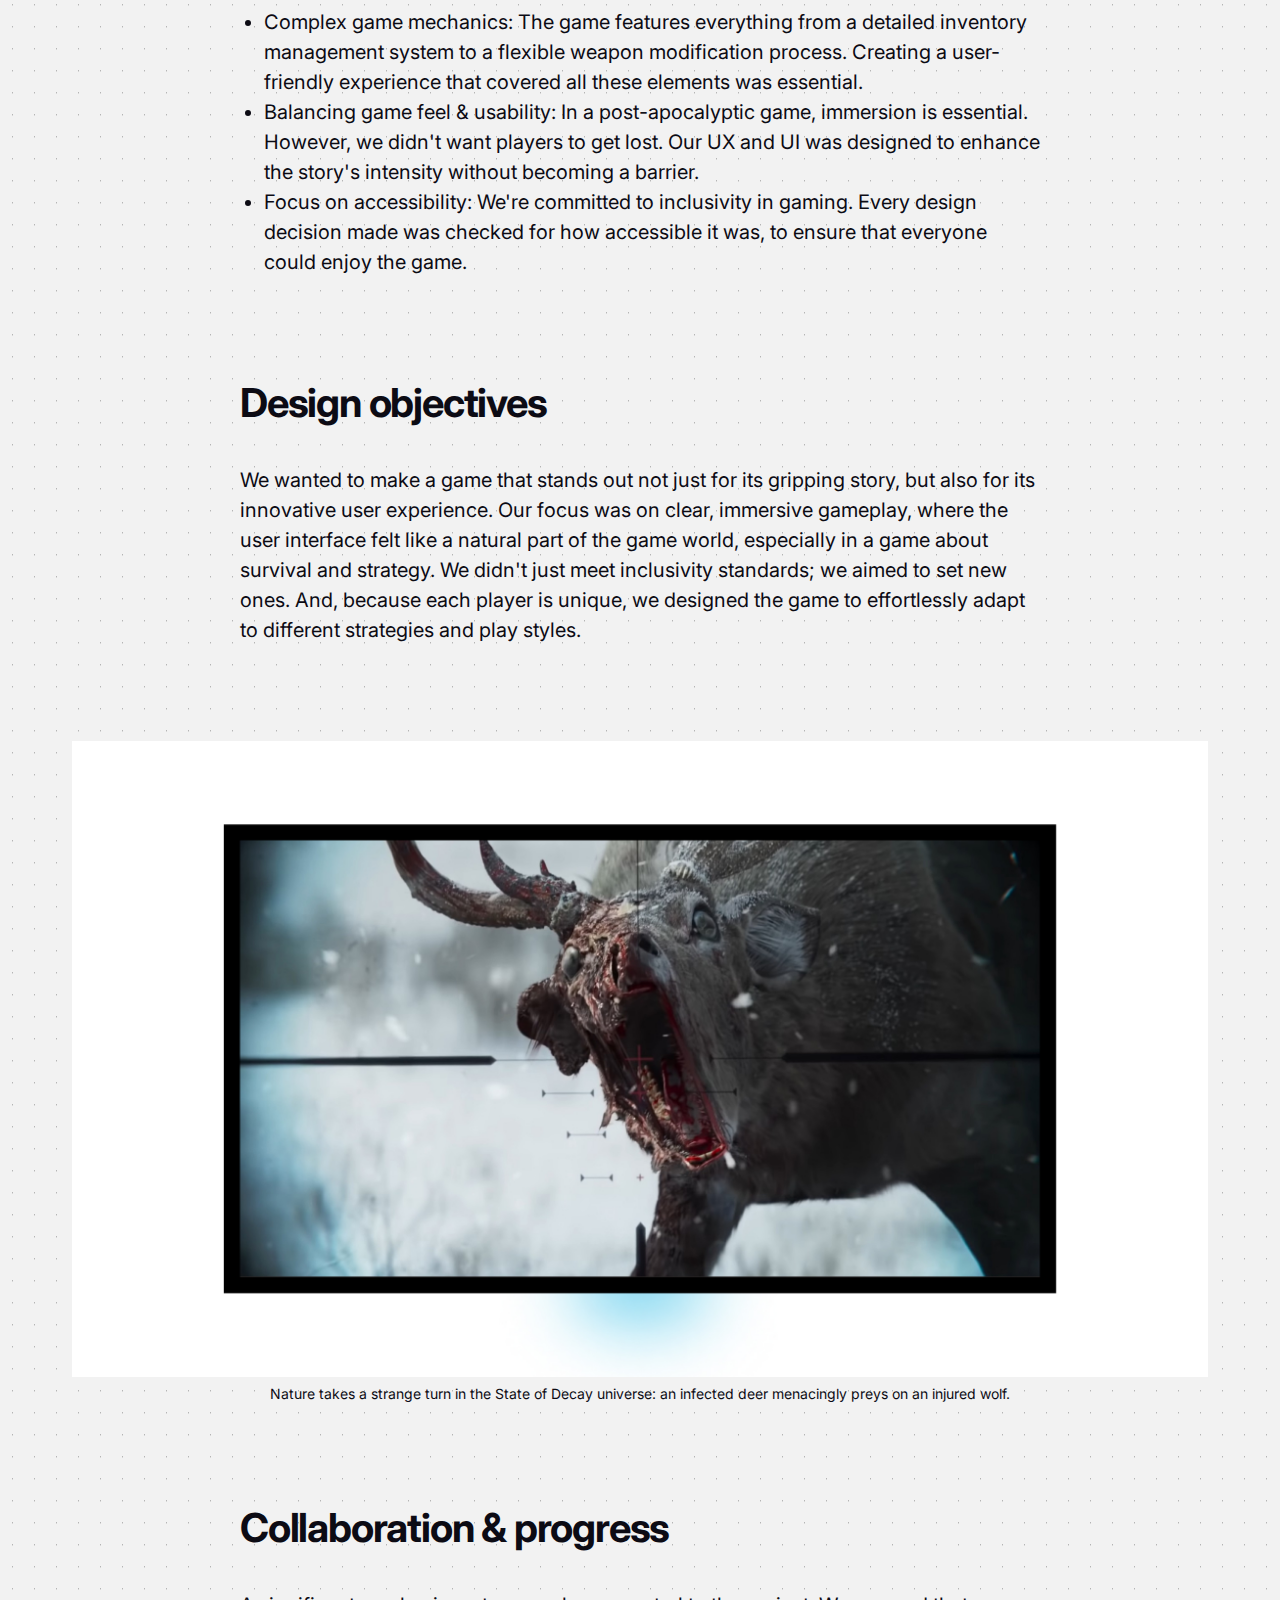
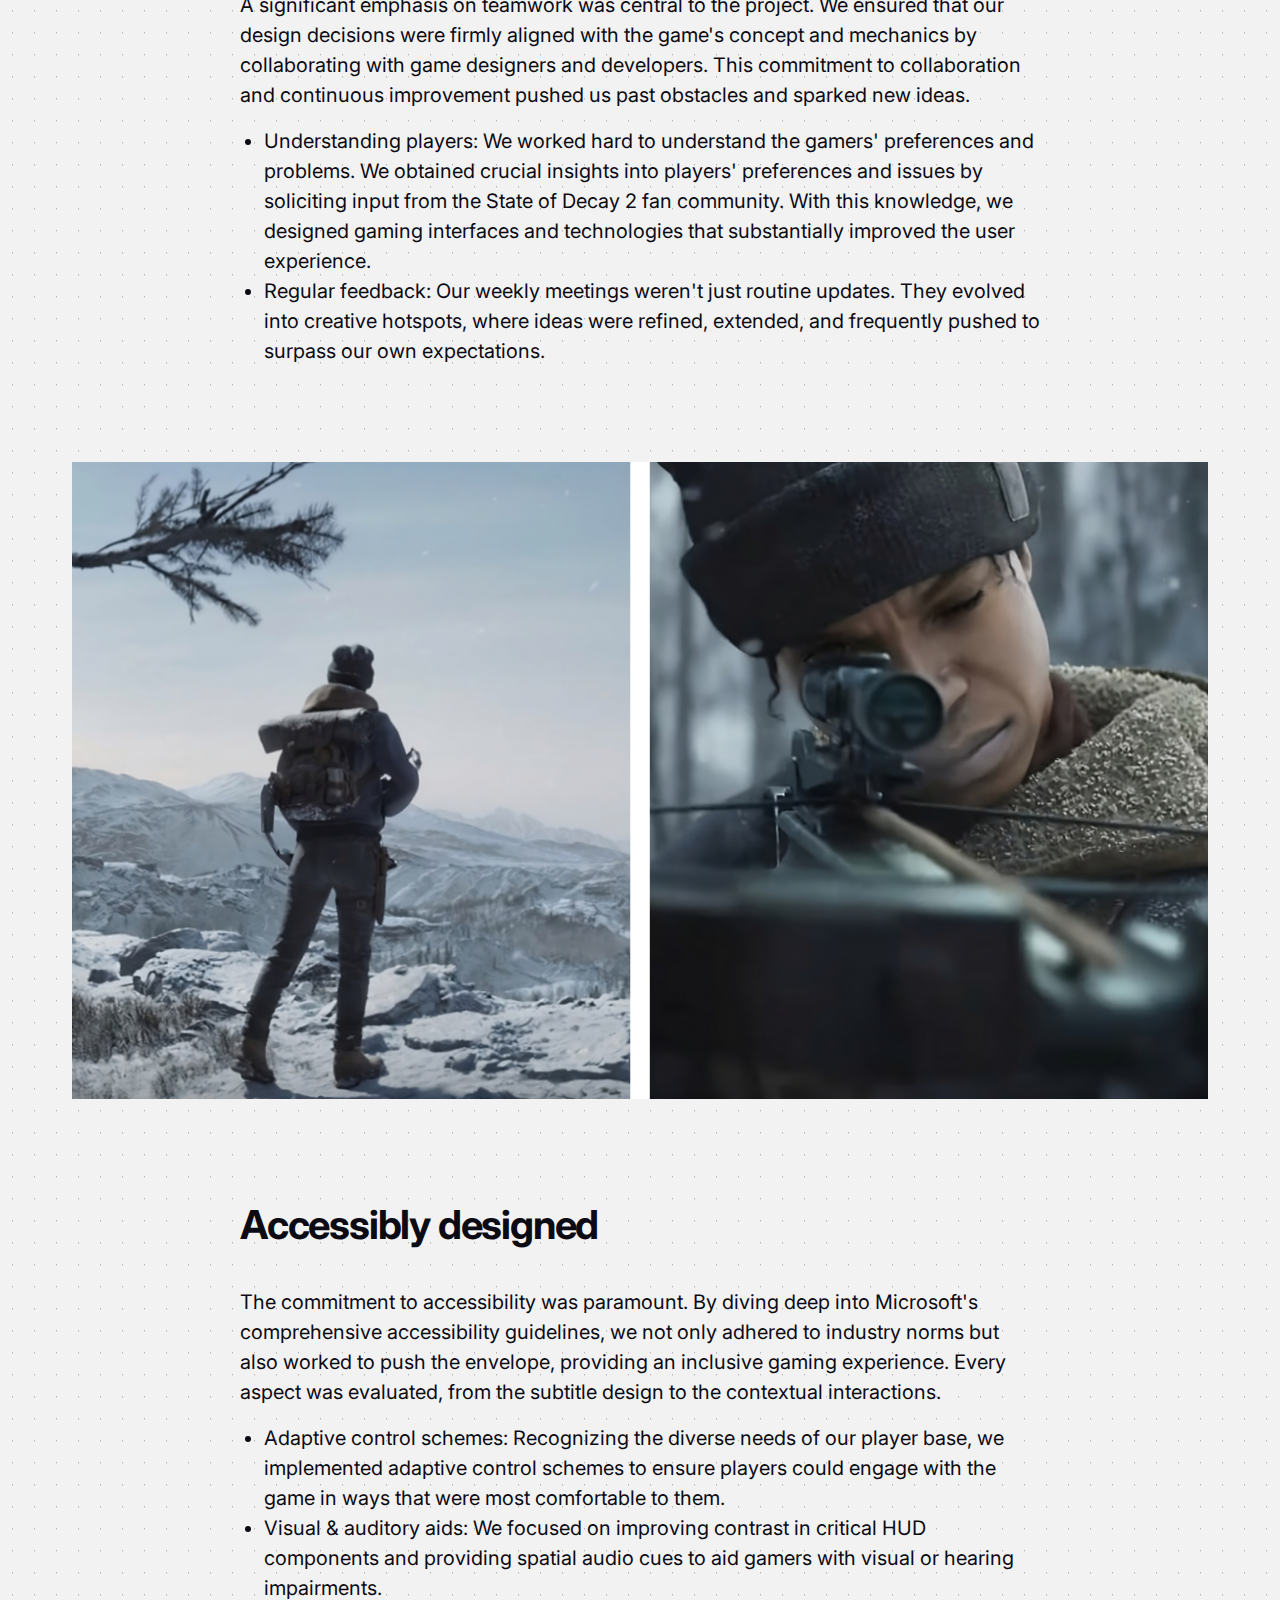
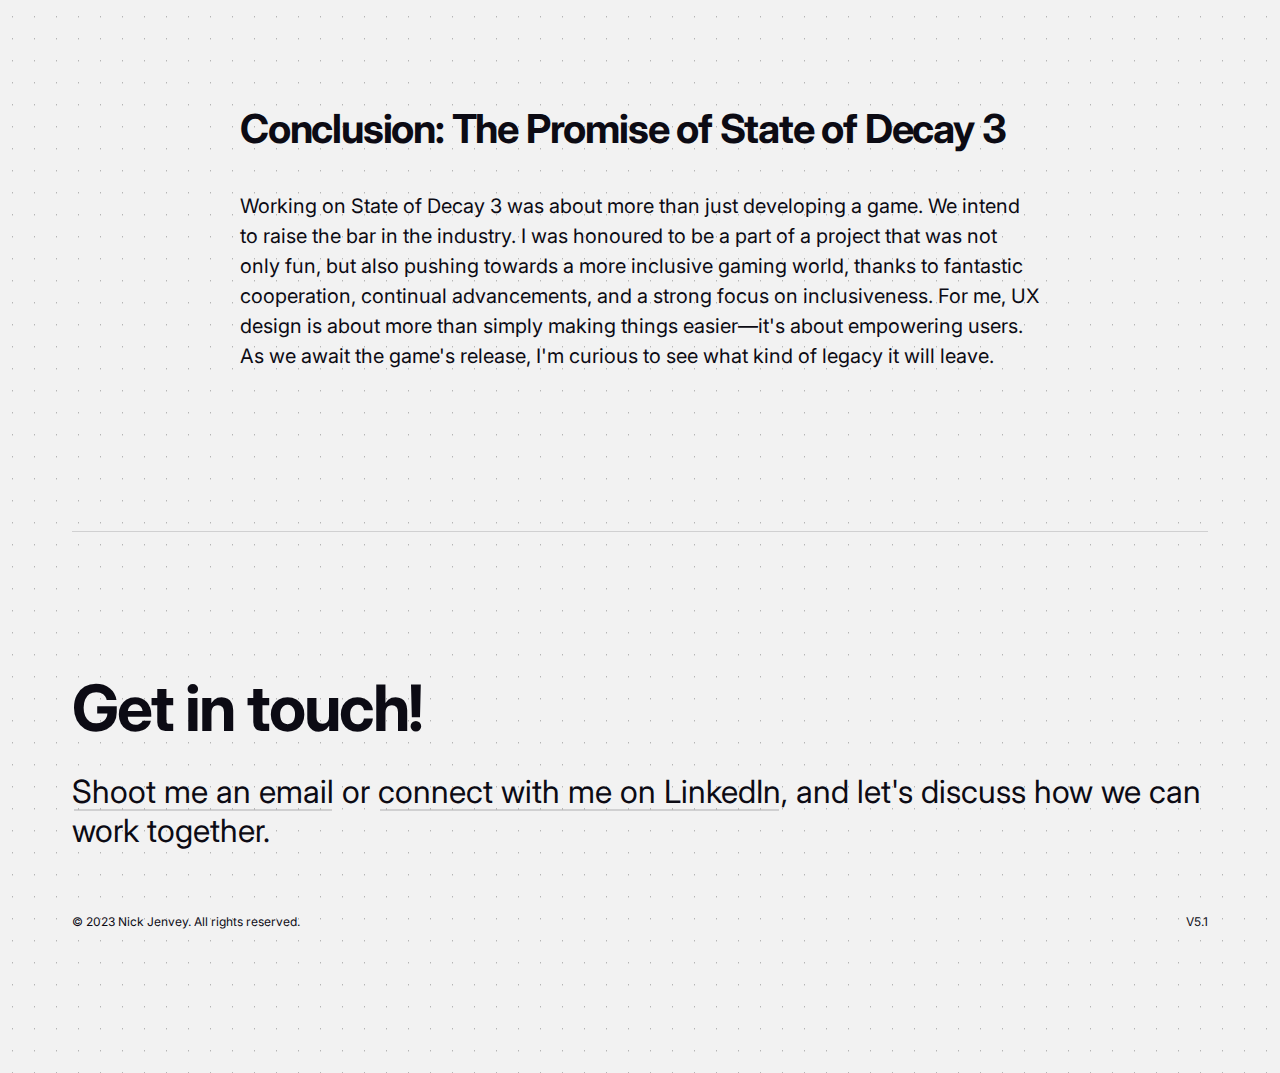
<file: stateofdecay.html>
<!doctype html>

<html lang="en">
<head>
  <meta charset="utf-8">
  <title>State of Decay 3 — Nick Jenvey</title>
  <link rel="shortcut icon" type="image/jpg" href="resources/images/favicon.png">
  <meta property="og:type" content="website">
  <meta property="og:url" content="https://www.nickjenvey.com/">
  <meta property="og:title" content="Nick Jenvey — UX/UI Designer">
  <meta property="og:description" content="Experienced UX/UI designer specializing in video games, mobile applications, SaaS, e-commerce, and online apps. My desire to improve people's lives via design, problem-solving, and the creation of memorable, meaningful experiences fuels my ambition.">
  <meta property="twitter:title" content="Nick Jenvey — UX/UI Designer">
  <meta property="twitter:description" content="Experienced UX/UI designer specializing in video games, mobile applications, SaaS, e-commerce, and online apps. My desire to improve people's lives via design, problem-solving, and the creation of memorable, meaningful experiences fuels my ambition.">
  <meta name="description" content="Portfolio of Nick Jenvey">
  <meta name="author" content="Nick Jenvey">
  <meta name="keywords" content="nick, jenvey, CSS, HTML, HTML5, markup, style, web design, web development, ui, ux, design, vancouver">
  <meta name="viewport" content="width=device-width, initial-scale=1">
  <meta name="robots" content="Hello robots and human. You found me you!">
  <link rel="stylesheet" href="resources/css/style.css">
  <link rel="preconnect" href="https://fonts.googleapis.com">
  <link rel="preconnect" href="https://fonts.gstatic.com" crossorigin>
  <link href="https://fonts.googleapis.com/css2?family=Inter:wght@400;600;800&display=swap" rel="stylesheet">
</head>

<body class="light">

  <header>
    <div class="logo">
      <a href="/">
        <svg viewBox="0 0 220 220" fill="none" xmlns="http://www.w3.org/2000/svg">
          <path d="M195.751 98.3244L195.666 163.275L89.8059 41.3094C87.9066 39.1211 85.1514 37.8643 82.2538 37.8643H57.7977L195.615 196.647H134.129C128.334 196.647 122.824 194.133 119.025 189.757L39.666 98.3244V171.341C39.666 176.864 44.1432 181.341 49.666 181.341H63.8935V163.168L77.2195 178.521C78.7982 180.34 79.6675 182.667 79.6675 185.076V196.647H43.6665C32.6208 196.647 23.6665 187.693 23.6665 176.647V55.931L129.527 177.896C131.426 180.084 134.181 181.341 137.079 181.341H161.535L23.7197 22.5604H85.205C91.0002 22.5604 96.5105 25.0741 100.309 29.4507L179.667 120.881V47.8643C179.667 42.3414 175.19 37.8643 169.667 37.8643H155.523V56.0374L142.198 40.6846C140.619 38.8657 139.75 36.5381 139.75 34.1296V22.5604H175.75C186.796 22.5604 195.751 31.5147 195.751 42.5604V98.3244ZM0 180C0 202.091 17.9086 220 40 220H220V40C220 17.9086 202.091 0 180 0H0V180Z"/>
        </svg>
      </a>
    </div>
    <nav>
      <ul>
        <li>
          <a target="_blank"href="https://www.linkedin.com/in/nickjenvey/">LinkedIn</a>
        </li>
        <li>
          <a target="_blank" href="resources/files/Nick Jenvey - Resume.pdf">Resume</a>
        </li>
        <li>
          <a href="#footer">Connect</a>
        </li>
      </ul>
    </nav>
  </header>

  <main class="project">
    <div class="hero">
      <div class="container">
        <h1>State of Decay 3</h1>
      </div>
    </div>
    <div class="section">
      <div class="container">
        <p>Working at <a class="inline-link" href="https://www.sprungstudios.com/" target="_blank">Sprung Studios</a>, I was honoured to contribute as a UX Designer to State of Decay 3, the latest installment in Microsoft's <a class="inline-link" href="https://undeadlabs.com/" target="_blank">Undead Labs'</a> acclaimed action-adventure game series. With the main objective of raising this sequel to a serious first-party gaming series, our task was to build a UI that not only refined the user experience but also perfectly fit the game's post-apocalyptic location and atmosphere.</p>
        <p>For confidentiality reasons, I can't show visuals or go into deep details about the project. But I'm happy to discuss the main processes and highlights from my time on the game.</p>
      </div>
    </div>
    <div class="section">
      <div class="container">
        <img src="resources/images/sod3_1.jpg">
      </div>
    </div>
    <div class="section">
      <div class="container">
        <h2>The challenges</h2>
        <p>Turning the concepts into a playable design for a large game like State of Decay 3 was a challenging task. We faced several challenges due to its complex gameplay, unique atmosphere, and our dedication to making it accessible for everybody.</p>
        <ul>
          <li>Complex game mechanics: The game features everything from a detailed inventory management system to a flexible weapon modification process. Creating a user-friendly experience that covered all these elements was essential.</li>
          <li>Balancing game feel & usability: In a post-apocalyptic game, immersion is essential. However, we didn't want players to get lost. Our UX and UI was designed to enhance the story's intensity without becoming a barrier.</li>
          <li>Focus on accessibility: We're committed to inclusivity in gaming. Every design decision made was checked for how accessible it was, to ensure that everyone could enjoy the game.</li>
        </ul>
      </div>
    </div>
    <div class="section">
      <div class="container">
        <h2>Design objectives</h2>
        <p>We wanted to make a game that stands out not just for its gripping story, but also for its innovative user experience. Our focus was on clear, immersive gameplay, where the user interface felt like a natural part of the game world, especially in a game about survival and strategy. We didn't just meet inclusivity standards; we aimed to set new ones. And, because each player is unique, we designed the game to effortlessly adapt to different strategies and play styles.</p>
      </div>
    </div>
    <div class="section">
      <div class="container">
        <img src="resources/images/sod3_2.jpg">
        <figcaption>Nature takes a strange turn in the State of Decay universe: an infected deer menacingly preys on an injured wolf.</figcaption>
      </div>
    </div>
    <div class="section">
      <div class="container">
        <h2>Collaboration & progress</h2>
        <p>A significant emphasis on teamwork was central to the project. We ensured that our design decisions were firmly aligned with the game's concept and mechanics by collaborating with  game designers and developers. This commitment to collaboration and continuous improvement pushed us past obstacles and sparked new ideas.</p>
        <ul>
          <li>Understanding players: We worked hard to understand the gamers' preferences and problems. We obtained crucial insights into players' preferences and issues by soliciting input from the State of Decay 2 fan community. With this knowledge, we designed gaming interfaces and technologies that substantially improved the user experience.</li>
          <li>Regular feedback: Our weekly meetings weren't just routine updates. They evolved into creative hotspots, where ideas were refined, extended, and frequently pushed to surpass our own expectations.</li>
        </ul>
      </div>
    </div>
    <div class="section">
      <div class="container">
        <img src="resources/images/sod3_3.jpg">
      </div>
    </div>
    <div class="section">
      <div class="container">
        <h2>Accessibly designed</h2>
        <p>The commitment to accessibility was paramount. By diving deep into Microsoft's comprehensive accessibility guidelines, we not only adhered to industry norms but also worked to push the envelope, providing an inclusive gaming experience. Every aspect was evaluated, from the subtitle design to the contextual interactions.</p>
        <ul>
          <li>Adaptive control schemes: Recognizing the diverse needs of our player base, we implemented adaptive control schemes to ensure players could engage with the game in ways that were most comfortable to them.</li>
          <li>Visual & auditory aids: We focused on improving contrast in critical HUD components and providing spatial audio cues to aid gamers with visual or hearing impairments.</li>
        </ul>
      </div>
    </div>
    <div class="section">
      <div class="container">
        <h2>Conclusion: The Promise of State of Decay 3</h2>
        <p>Working on State of Decay 3 was about more than just developing a game. We intend to raise the bar in the industry. I was honoured to be a part of a project that was not only fun, but also pushing towards a more inclusive gaming world, thanks to fantastic cooperation, continual advancements, and a strong focus on inclusiveness. For me, UX design is about more than simply making things easier—it's about empowering users. As we await the game's release, I'm curious to see what kind of legacy it will leave.</p>
      </div>
    </div>
  </main>

  <footer id="footer">

    <div class="container">
      <div class="contact">
        <h2>Get in touch!</h2>
        <p>
          <a href="mailto:nick@nickjenvey.com" class="inline-link">Shoot me an email</a> or <a href="https://www.linkedin.com/in/nickjenvey/" class="inline-link">connect with me on LinkedIn</a>, and let's discuss how we can work together.
        </p>
      </div>
      <div class="copyright">
        <p>© 2023 Nick Jenvey. All rights reserved.</p>
        <p>V5.1</p>
      </div>
    </div>

  </footer>

</body>
</html>
</file>
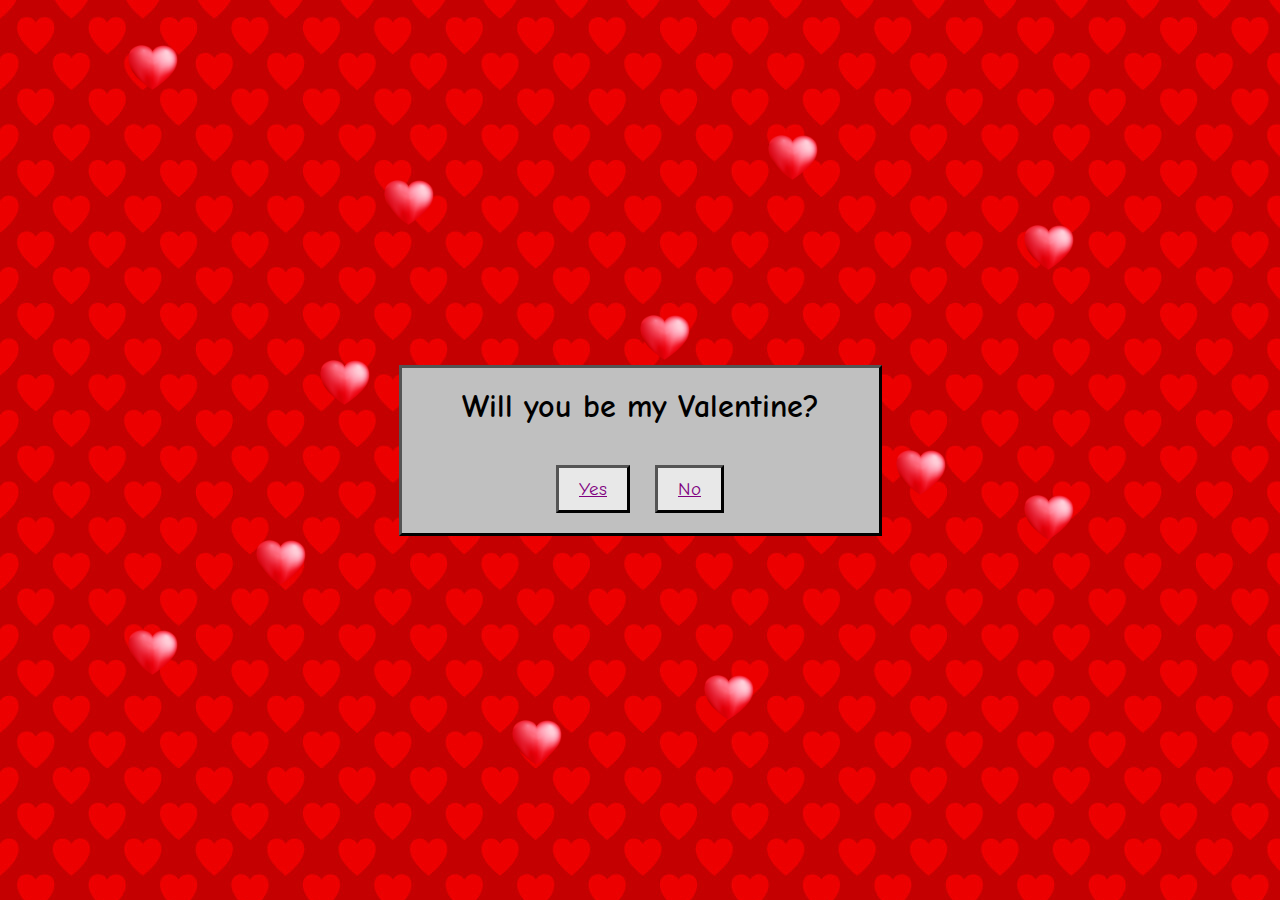
<file: VLNTES.html>
<!DOCTYPE html>
<html lang="en">
<head>
    <meta charset="UTF-8">
    <meta name="viewport" content="width=device-width, initial-scale=1.0">
    <title>VLNTES</title>
    <link rel="preconnect" href="https://fonts.googleapis.com">
    <link rel="preconnect" href="https://fonts.gstatic.com" crossorigin>
    <link href="https://fonts.googleapis.com/css2?family=Comic+Neue:ital,wght@0,300;0,400;0,700;1,300;1,400;1,700&display=swap" rel="stylesheet">
    <style>
        body {
          font-family: "Comic Neue", serif;
          display: flex;
          justify-content: center;
          align-items: center;
          height: 100vh;
          margin: 0;
          position: relative;
          background-image: url(./resources/images/vbg.jpg);
          text-align: center;
          overflow-x: hidden;
        }

        .container {
          display: flex;
          flex-direction: column;
          gap: 40px;
          border: 3px outset #000;
          padding: 20px 60px;
          background: #C0C0C0;
          position: relative;
          z-index: 1;
          max-width: 90%;
        }

        .heart {
            position: absolute;
            width: 50px;
            animation: heartAnimation 3s linear infinite;
        }

        @keyframes heartAnimation {
            0% {
                transform: translateY(0);
            }
            50% {
                transform: translateY(-50px);
            }
            100% {
                transform: translateY(0);
            }
        }

        .heart:nth-child(1) {
            top: 5%; left: 10%; animation-duration: 4s;
        }
        .heart:nth-child(2) {
            top: 20%; left: 30%; animation-duration: 3.5s;
        }
        .heart:nth-child(3) {
            top: 35%; left: 50%; animation-duration: 3.8s;
        }
        .heart:nth-child(4) {
            top: 50%; left: 70%; animation-duration: 4.2s;
        }
        .heart:nth-child(5) {
            top: 60%; left: 20%; animation-duration: 3.2s;
        }
        .heart:nth-child(6) {
            top: 80%; left: 40%; animation-duration: 3.6s;
        }
        .heart:nth-child(7) {
            top: 25%; left: 80%; animation-duration: 4.4s;
        }
        .heart:nth-child(8) {
            top: 15%; left: 60%; animation-duration: 3.3s;
        }
        .heart:nth-child(9) {
            top: 70%; left: 10%; animation-duration: 4.1s;
        }
        .heart:nth-child(10) {
            top: 55%; left: 80%; animation-duration: 3.9s;
        }
        .heart:nth-child(11) {
            top: 40%; left: 25%; animation-duration: 4.3s;
        }
        .heart:nth-child(12) {
            top: 75%; left: 55%; animation-duration: 3.7s;
        }

        h1 {
          padding: 0;
          margin: 0;
        }

        .buttons {
        }

        button {
          font-family: "Comic Neue", serif;
          font-size: 1.2rem;
          padding: 10px 20px;
          margin: 0 10px;
          cursor: pointer;
          border: 3px outset #000;
          background: #E8E8E8;
          color: #800080;
          text-decoration: underline;
          transition: background-color 0.3s ease;
        }

        button:disabled {
            cursor: not-allowed;
        }

        /* Modal Styles */
        #videoModal {
            display: none; /* Hidden by default */
            position: fixed;
            top: 0;
            left: 0;
            width: 100%;
            height: 100%;
            background-color: rgba(0, 0, 0, 0.9); /* Overlay */
            justify-content: center;
            align-items: center;
            z-index: 2;
        }

        #videoModal iframe {
            width: 80%;
            height: 80%;
        }

        /* Media Query for mobile responsiveness */
        @media (max-width: 768px) {
            .container {
                padding: 20px;
                width: 90%;
                max-width: 100%;
            }

            button {
                font-size: 1rem;
                padding: 10px 15px;
            }
        }

    </style>
</head>
<body>
    <!-- Floating hearts positioned randomly across the page -->
    <img src="resources/images/vheart.png" class="heart" />
    <img src="resources/images/vheart.png" class="heart" />
    <img src="resources/images/vheart.png" class="heart" />
    <img src="resources/images/vheart.png" class="heart" />
    <img src="resources/images/vheart.png" class="heart" />
    <img src="resources/images/vheart.png" class="heart" />
    <img src="resources/images/vheart.png" class="heart" />
    <img src="resources/images/vheart.png" class="heart" />
    <img src="resources/images/vheart.png" class="heart" />
    <img src="resources/images/vheart.png" class="heart" />
    <img src="resources/images/vheart.png" class="heart" />
    <img src="resources/images/vheart.png" class="heart" />
    
    <div class="container">
        <h1>Will you be my Valentine?</h1>
        
        <div class="buttons">
            <button id="yesButton" onclick="changeButtonText('yes')">Yes</button>
            <button id="noButton" onclick="changeButtonText('no')">No</button>
        </div>
    </div>

    <!-- Modal for YouTube Video -->
    <div id="videoModal">
        <iframe id="videoFrame" src="" frameborder="0" allow="accelerometer; autoplay; encrypted-media; gyroscope; picture-in-picture" allowfullscreen></iframe>
    </div>

    <script>
        let yesClickCount = 0;
        let noClickCount = 0;

        function changeButtonText(buttonClicked) {
            if (buttonClicked === 'no') {
                noClickCount++;
                if (noClickCount === 1) {
                    document.getElementById('noButton').textContent = 'Why not?';
                } else if (noClickCount === 2) {
                    document.getElementById('noButton').textContent = 'Well, that’s just rude';
                } else if (noClickCount === 3) {
                    document.getElementById('noButton').textContent = 'Ouch... that stings';
                } else if (noClickCount === 4) {
                    document.getElementById('noButton').textContent = 'I’ll just be here... crying';
                } else if (noClickCount === 5) {
                    document.getElementById('noButton').textContent = 'You monster';
                } else if (noClickCount === 6) {
                    document.getElementById('noButton').textContent = 'Oh well, too bad...';
                    document.getElementById('noButton').disabled = true;
                    setTimeout(function() {
                        document.getElementById('noButton').style.display = 'none';
                    }, 1000);
                }
                else if (buttonClicked === 'yes') {
                    // Open the YouTube modal and play the video with autoplay
                    document.getElementById('videoModal').style.display = 'flex';
                    document.getElementById('videoFrame').src = 'https://www.youtube.com/embed/wArac8bQ4nE?autoplay=1';
                }
        }
    </script>
</body>
</html>
</file>
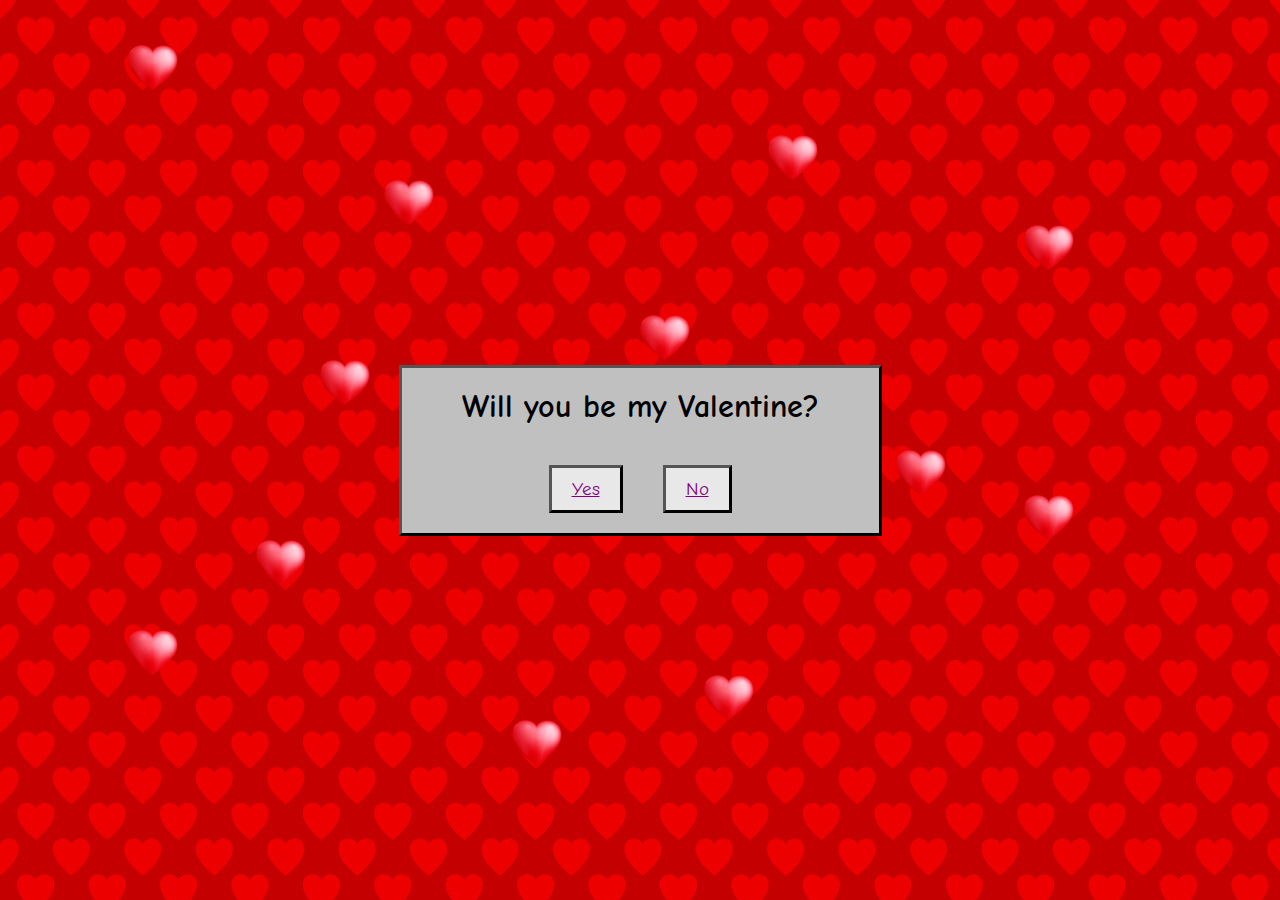
<file: VLNTNS.html>
<!DOCTYPE html>
<html lang="en">
<head>
    <meta charset="UTF-8">
    <meta name="viewport" content="width=device-width, initial-scale=1.0">
    <title>VLNTNS</title>
    <link href="https://fonts.googleapis.com/css2?family=Comic+Neue:wght@400;700&display=swap" rel="stylesheet">
    <style>
        body {
          font-family: 'Comic Neue';
          display: flex;
          justify-content: center;
          align-items: center;
          height: 100vh;
          margin: 0;
          position: relative;
          background-image: url(./resources/images/vbg.jpg);
          text-align: center;
        }

        .container {
          display: flex;
          flex-direction: column;
          gap: 40px;
          border: 3px outset #000;
          padding: 20px 60px;
          background: #C0C0C0;
          position: relative;
          z-index: 1;
          max-width: 65%;
        }

        .heart {
            position: absolute;
            width: 50px;
            animation: heartAnimation 3s linear infinite;
        }

        @keyframes heartAnimation {
            0% {
                transform: translateY(0);
            }
            50% {
                transform: translateY(-50px);
            }
            100% {
                transform: translateY(0);
            }
        }

        .heart:nth-child(1) {
            top: 5%; left: 10%; animation-duration: 4s;
        }
        .heart:nth-child(2) {
            top: 20%; left: 30%; animation-duration: 3.5s;
        }
        .heart:nth-child(3) {
            top: 35%; left: 50%; animation-duration: 3.8s;
        }
        .heart:nth-child(4) {
            top: 50%; left: 70%; animation-duration: 4.2s;
        }
        .heart:nth-child(5) {
            top: 60%; left: 20%; animation-duration: 3.2s;
        }
        .heart:nth-child(6) {
            top: 80%; left: 40%; animation-duration: 3.6s;
        }
        .heart:nth-child(7) {
            top: 25%; left: 80%; animation-duration: 4.4s;
        }
        .heart:nth-child(8) {
            top: 15%; left: 60%; animation-duration: 3.3s;
        }
        .heart:nth-child(9) {
            top: 70%; left: 10%; animation-duration: 4.1s;
        }
        .heart:nth-child(10) {
            top: 55%; left: 80%; animation-duration: 3.9s;
        }
        .heart:nth-child(11) {
            top: 40%; left: 25%; animation-duration: 4.3s;
        }
        .heart:nth-child(12) {
            top: 75%; left: 55%; animation-duration: 3.7s;
        }

        h1 {
          padding: 0;
          margin: 0;
        }

        button {
          font-family: 'Comic Neue';
          font-size: 1.2rem;
          padding: 10px 20px;
          margin: 0 10px;
          cursor: pointer;
          border: 3px outset #000;
          background: #E8E8E8;
          color: #800080;
          text-decoration: underline;
          transition: background-color 0.3s ease;
        }

        button:disabled {
            cursor: not-allowed;
        }

        .buttons {
            display: flex; 
            gap: 20px;  /* Space between buttons */
            justify-content: center;  /* Center buttons horizontally */
            }

        /* Stack buttons vertically on mobile */
        @media (max-width: 768px) {
        .buttons {
            flex-direction: column;  /* Stack buttons vertically */
            gap: 10px;  /* Space between stacked buttons */
        }
        }

        /* Modal Styles */
        #videoModal {
            display: none; /* Hidden by default */
            position: fixed;
            top: 0;
            left: 0;
            width: 100%;
            height: 100%;
            background-color: rgba(0, 0, 0, 0.7); /* Overlay */
            justify-content: center;
            align-items: center;
            z-index: 2;
        }

        #videoModal iframe {
            width: 80%;
            height: 80%;
        }

    </style>
</head>
<body>
    <!-- Floating hearts positioned randomly across the page -->
    <img src="resources/images/vheart.png" class="heart" />
    <img src="resources/images/vheart.png" class="heart" />
    <img src="resources/images/vheart.png" class="heart" />
    <img src="resources/images/vheart.png" class="heart" />
    <img src="resources/images/vheart.png" class="heart" />
    <img src="resources/images/vheart.png" class="heart" />
    <img src="resources/images/vheart.png" class="heart" />
    <img src="resources/images/vheart.png" class="heart" />
    <img src="resources/images/vheart.png" class="heart" />
    <img src="resources/images/vheart.png" class="heart" />
    <img src="resources/images/vheart.png" class="heart" />
    <img src="resources/images/vheart.png" class="heart" />
    
    <div class="container">
        <h1>Will you be my Valentine?</h1>
        
        <div class="buttons">
            <button id="yesButton" onclick="changeButtonText('yes')">Yes</button>
            <button id="noButton" onclick="changeButtonText('no')">No</button>
        </div>
    </div>

    <!-- Modal for YouTube Video -->
    <div id="videoModal">
        <iframe id="videoFrame" src="" frameborder="0" allow="accelerometer; autoplay; encrypted-media; gyroscope; picture-in-picture" allowfullscreen></iframe>
    </div>

    <script>
        let yesClickCount = 0;
        let noClickCount = 0;

        function changeButtonText(buttonClicked) {
            if (buttonClicked === 'no') {
                noClickCount++;
                if (noClickCount === 1) {
                    document.getElementById('noButton').textContent = 'Why not?';
                } else if (noClickCount === 2) {
                    document.getElementById('noButton').textContent = 'Ouch... that stings';
                } else if (noClickCount === 3) {
                    document.getElementById('noButton').textContent = 'I thought you loved me';
                } else if (noClickCount === 4) {
                    document.getElementById('noButton').textContent = 'Oh well, too bad...';
                    document.getElementById('noButton').disabled = true;
                    setTimeout(function() {
                        document.getElementById('noButton').style.display = 'none';
                    }, 1000);
                }
            } else if (buttonClicked === 'yes') {
                // Open the YouTube modal and autoplay the video
                document.getElementById('videoModal').style.display = 'flex';
                document.getElementById('videoFrame').src = 'https://www.youtube.com/embed/wArac8bQ4nE?autoplay=1&rel=0&showinfo=0';
            }
        }
    </script>
</body>
</html>
</file>
<file: resources/css/style.css>
/* === RESET STYLES === */
* {
  margin: 0;
  padding: 0;
  border: 0;
  font-size: 100%;
  font: inherit;
  vertical-align: baseline;
  box-sizing: border-box;
}

/* === GLOBAL === */
html {
  scroll-behavior: smooth !important;;
}

body {
  background: #0C0B14;
  color: white;
  font-family: 'Inter', sans-serif;
  text-rendering: optimizeLegibility;
  text-size-adjust: 100%;
  -webkit-font-smoothing: antialiased;
}

h1, h2, h3, h4, h5, h6 {
  font-weight: 700;
  letter-spacing: -0.03em;
  line-height: 100%;
}

a {
  color: white;
  text-decoration: none;
}

a:hover {
  text-decoration: underline;
}

img {
  width: 100%;
  height: auto;
  display: block;
}

.container {
  max-width: 1200px;
  padding: 0 2rem;
  margin: 0 auto;
  position: relative;
}

.inline-link {
  position: relative;
  transition: color .3s ease;
}

.inline-link:hover {
  color: #0C0B14;
  text-decoration: none;
}

.inline-link:before,
.inline-link:after {
  position: absolute;
  content: "";
  transition: transform .3s ease;
}

.inline-link:before {
  top: 0;
  right: 0;
  bottom: 0;
  left: 0;
  z-index: -1;
  background: #CF3;
  transform: scaleX(0);
  transform-origin: bottom right;
}

.inline-link:after {
  right: .05em;
  bottom: 0;
  left: .05em;
  z-index: -1;
  height: 2px;
  background: rgba(255,255,255,.25);
  transform: scaleX(1);
  transform-origin: bottom left;
}

.inline-link:hover::before {
  transform: scaleX(1);
  transform-origin: bottom left;
}

.inline-link:hover::after {
  transform: scaleX(0);
  transform-origin: bottom right;
}

/* === NAVIGATION === */
header {
  display: flex;
  align-items: center;
  justify-content: space-between;
  padding: 1rem 2rem;
}

.logo a {
  border-bottom: none;
  line-height: 0;
}

.logo a:hover svg {
  transform: scale(1.2);
}

.logo svg {
  width: 2rem;
  fill: white;
  transition: all .3s ease;
}

nav ul {
  list-style: none;
  display: flex;
  gap: 2rem;
}

nav a {
  position: relative;
  padding: .25rem 0;
  text-decoration: none;
}

nav a:hover {
  text-decoration: none;
}

nav a:before,
nav a:after {
  position: absolute;
  bottom: -0.15em;
  left: 0;
  width: 100%;
  height: 1px;
  pointer-events: none;
  content: "";
}

nav a:before {
  background-color: rgba(255,255,255,0.15);
  transform: scaleX(1);
}

nav a:after {
  background-color: #CF3;
  transform: scaleX(0);
  transform-origin: 0 0;
  transition: transform .3s ease;
}

nav a:hover:after {
  transform: scale(1);
}

/* === HOMEPAGE === */
.dark {
  background-image: url(../../resources/images/bg.png);
  background-position: center top;
  background-repeat: no-repeat;
}

.home .hero {
  padding: clamp(4rem, 12vw, 9rem) 0;
}

.home .hero .container {
  display: flex;
  flex-direction: column;
  gap: clamp(1rem, 4vw, 2rem);
}

.home .hero h3 {
  font-size: clamp(1rem, 7vw, 2.25rem);
  font-weight: 400;
}

.home .hero h1 {
  font-size: clamp(2rem, 8.5vw, 6rem);
}

.home .hero h1 span {
  transition: color .15s ease;
}

.home .hero h1 span:hover {
  color: #CF3;
}

.figma-cursor {
  position: absolute;
  top: 50%;
  left: calc(100% - 120px);
  animation: hovering 30s infinite;
}

@keyframes hovering {
  0% {
    transform: translate3d(0px, 0px, 0px);
  }

  10% {
    transform: translate3d(10px, 10px, 0px);
  }

  20% {
    transform: translate3d(0px, 0px, 0px);
  }

  25% {
    transform: translate3d(-40px, 20px, 0px);
  }

  30% {
    transform: translate3d(-45px, 25px, 0px);
  }

  35% {
    transform: translate3d(-40px, 20px, 0px);
  }

  50% {
    transform: translate3d(-70px, 20px, 0px);
  }

  55% {
    transform: translate3d(-200px, 40px, 0px);
  }

  60% {
    transform: translate3d(-205px, 45px, 0px);
  }

  65% {
    transform: translate3d(-200px, 40px, 0px);
  }

  70% {
    transform: translate3d(-255px, 45px, 0px);
  }

  85% {
    transform: translate3d(-400px, 60px, 0px);
  }

  95% {
    transform: translate3d(-410px, 20px, 0);
  }
}

.intro h2 {
  padding-top: clamp(4rem, 12vw, 9rem);
  padding-bottom: clamp(4rem, 12vw, 9rem);
  border-top: 1px solid rgba(255,255,255,0.15);
  border-bottom: 1px solid rgba(255,255,255,0.15);
  font-size: clamp(1.5rem, 5vw, 3rem);
  font-weight: 400;
  line-height: 150%;
}

.work {
  padding: clamp(4rem, 12vw, 9rem) 0;
}

.work .container {
  display: grid; 
  grid-template-columns: repeat(2, 1fr);
  gap: 32px 32px; 
}

a.card {
  display: flex;
  flex-direction: column;
  text-decoration: none;
  gap: .5rem;
}

a.disabled {
  cursor: not-allowed;
}

.text {
  display: flex;
  flex-direction: column;
  gap: .5rem;
  transition: opacity .3s ease;
}

a.card:hover .text {
  opacity: .25;
}

.text h2 {
  font-size: clamp(1.25rem, 2vw, 1.5rem);
}

.text p {
  font-size: clamp(.875rem, 1.75vw, 1rem);
}

.image {
  border-radius: .5rem;
  overflow: hidden;
  aspect-ratio: 16/9;
  position: relative;
}

.image img {
  transition: all .3s ease;
}

a.card:hover .image img {
  transform: scale(1.05);
}

.overlay {
  position: absolute;
  height: 100%;
  width: 100%;
  display: flex;
  align-items: center;
  justify-content: center;
  background: rgba(0,0,0,.75);
  opacity: 0;
  transition: opacity .3s ease;
  z-index: 1;
}

a.card:hover .overlay {
  opacity: 1;
}

button {
  background: transparent;
  border: none;
  border-radius: 0.5rem;
  font-size: clamp(.875rem, 2vw, 1rem);
  color: white;
  cursor: pointer;
  width: fit-content;
  padding: 1.125rem 1.875rem;
  box-shadow: inset 0px 0px 0px 1px white;
  transition: all .2s ease;
}

button:hover {
  color: white;
  box-shadow: inset 0px 0px 0px 3px #CF3;
}

button svg.arrow {
  fill: white;
  display: inline-block;
  overflow: visible;
  vertical-align: text-bottom;
  width: 1em;
  height: 1em;
  transition: all .2s ease;
  transform: translateX(0);
}

button:hover svg.arrow {
  fill: white;
  transform: translateX(4px);
}

button svg.arrow .arrow-stem {
  stroke: white;
  stroke-width: 1.5;
  stroke-dasharray: 10;
  stroke-dashoffset: 10;
  transition: all .2s ease;
}

button:hover svg.arrow .arrow-stem {
  stroke: white;
  stroke-dashoffset: 20;
}

/* === FOOTER === */
footer {
  padding-bottom: clamp(4rem, 12vw, 9rem);
}

footer .container {
  display: flex;
  flex-direction: column;
  gap: 4rem;
}

.contact {
  padding-top: clamp(4rem, 12vw, 9rem);
  border-top: 1px solid rgba(255,255,255,0.15);
  display: flex;
  flex-direction: column;
  gap: clamp(1rem, 7vw, 2rem);
}

.contact h2 {
  font-size: clamp(2rem, 7vw, 4rem);
}

.contact p {
  font-size: clamp(1.5rem, 3vw, 2rem);
}

.copyright {
  font-size: .75rem;
  display: flex;
  justify-content: space-between;
}

/* === PROJECTS === */
.light {
  background: linear-gradient(90deg, #F2F2F2 21px, transparent 1%) center,
              linear-gradient(#F2F2F2 21px, transparent 1%) center, #999;
  background-size: 22px 22px;
  color: #0C0B14;
}

.light header {
  background: #0C0B14;
}

.light .inline-link {
  color: #0C0B14;
}

.light .inline-link::after {
  background: rgba(12,11,20,0.15);
}

.project {
  padding-bottom: clamp(4rem, 12vw, 9rem);
}

.project .hero {
  margin-top: clamp(4rem, 12vw, 6rem);
}

.project .hero h1 {
  font-size: clamp(2rem, 7vw, 4rem);
  max-width: 800px;
  margin: 0 auto;
}

.project h2,
.project p {
  font-size: clamp(1rem, 3vw, 1.25rem);
  line-height: 150%;
  max-width: 800px;
  margin: 0 auto 1rem;
}

.project ul,
.project ol {
  font-size: clamp(1rem, 3vw, 1.25rem);
  line-height: 150%;
  max-width: 800px;
  margin: 0 auto 1rem;
  padding-left: 1.5rem;
}

.project h2 {
  font-size: clamp(1.5rem, 6vw, 2.5rem);
  margin-bottom: 2rem;
}

.project .section {
  margin-top: clamp(4rem, 12vw, 6rem);
}

.project figcaption {
  font-size: clamp(.75rem, 2vw, .875rem);
  text-align: center;
  margin-top: .5rem;
}

.container.wide {
  max-width: 2000px;
}

.light .contact {
  border-top: 1px solid rgba(12,11,20,0.15);
}

b {
  font-weight: bold;
}

@media screen and (max-width: 675px) {
  .work .container {
    grid-template-columns: repeat(1, 1fr);
  }
}
</file>
